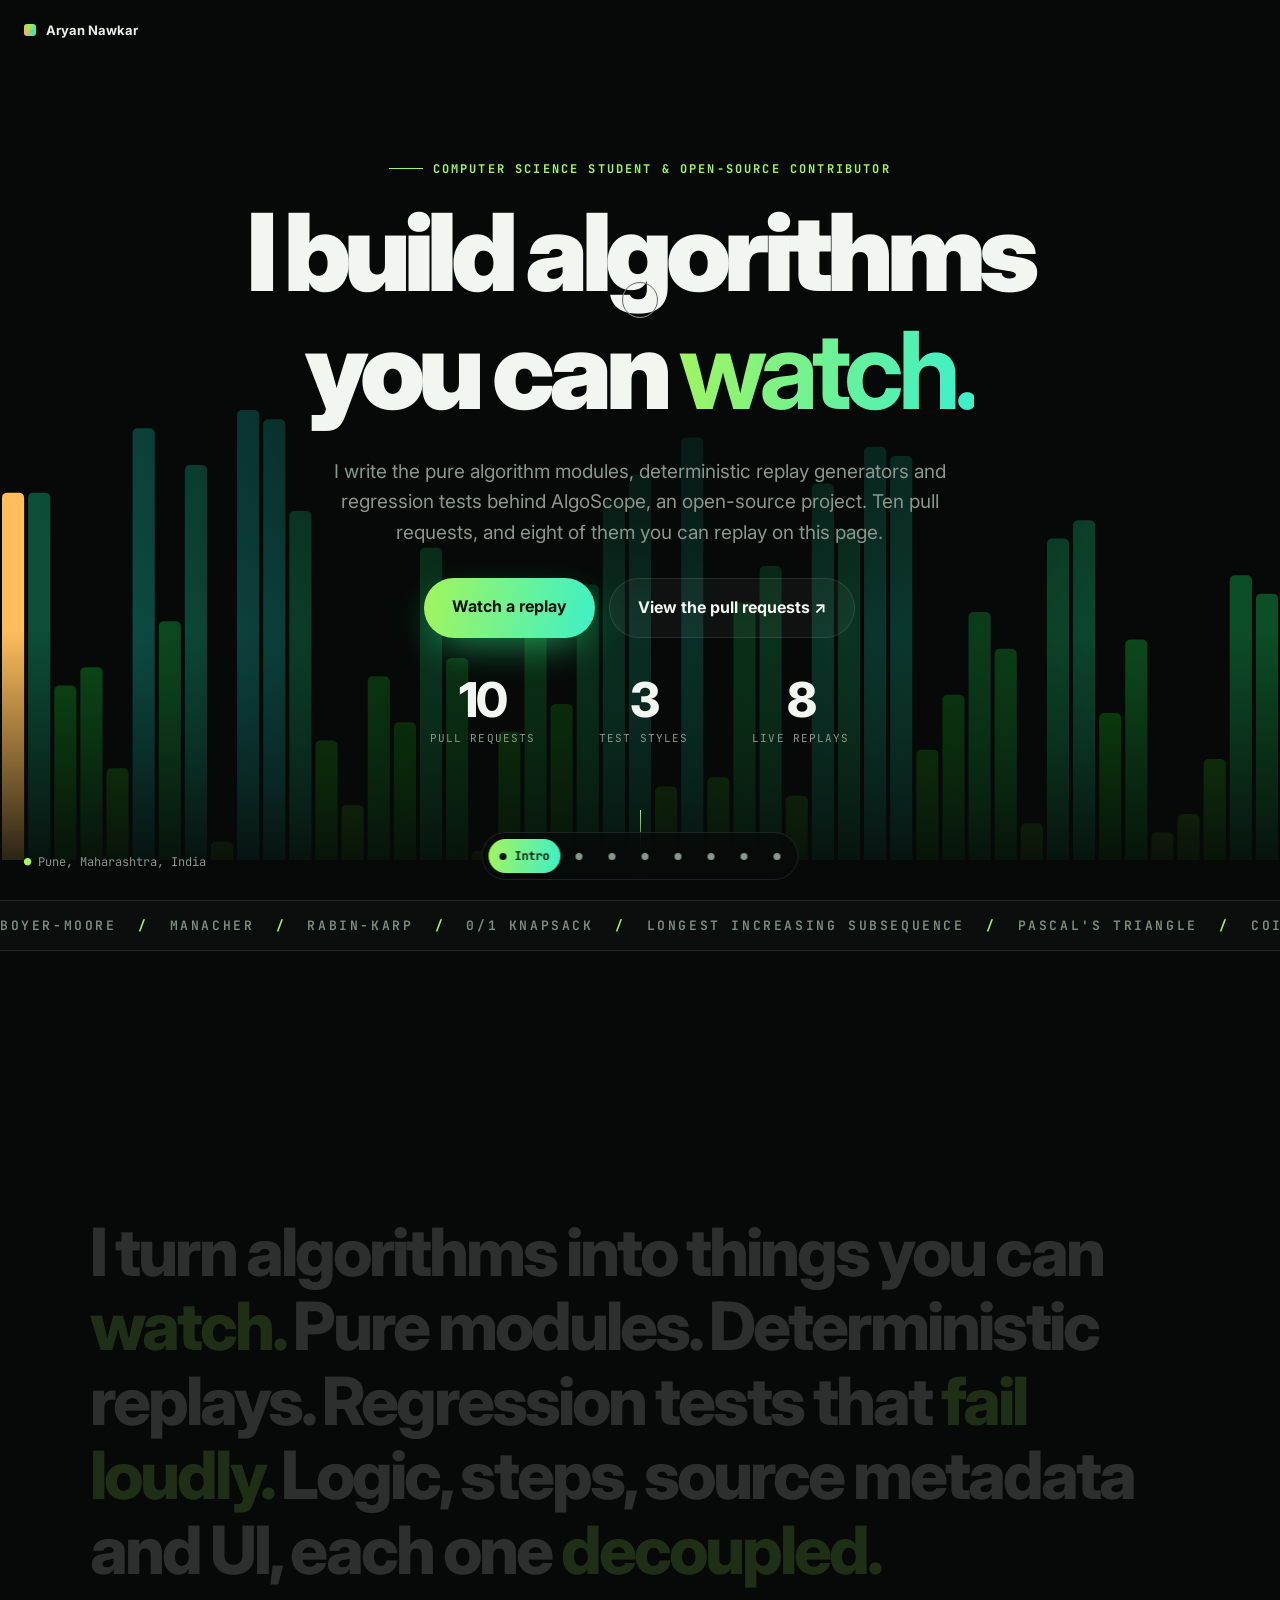
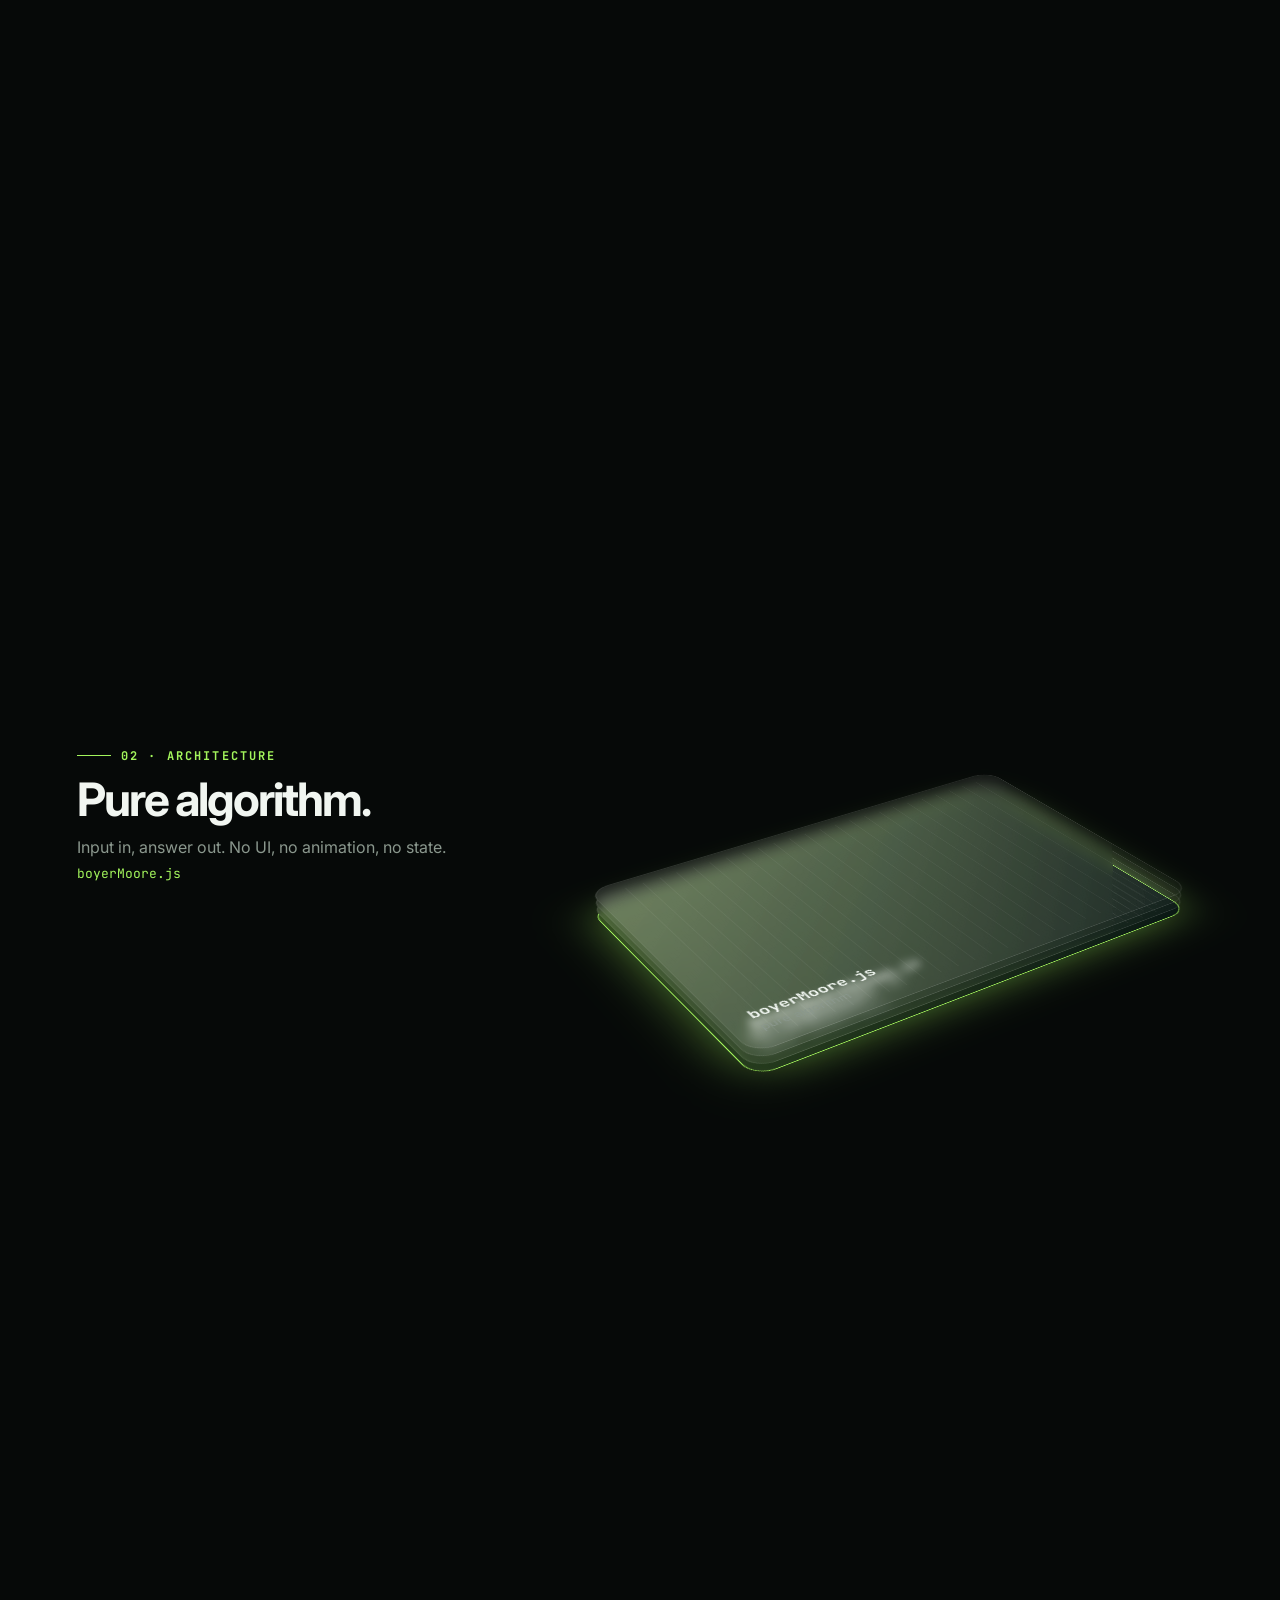
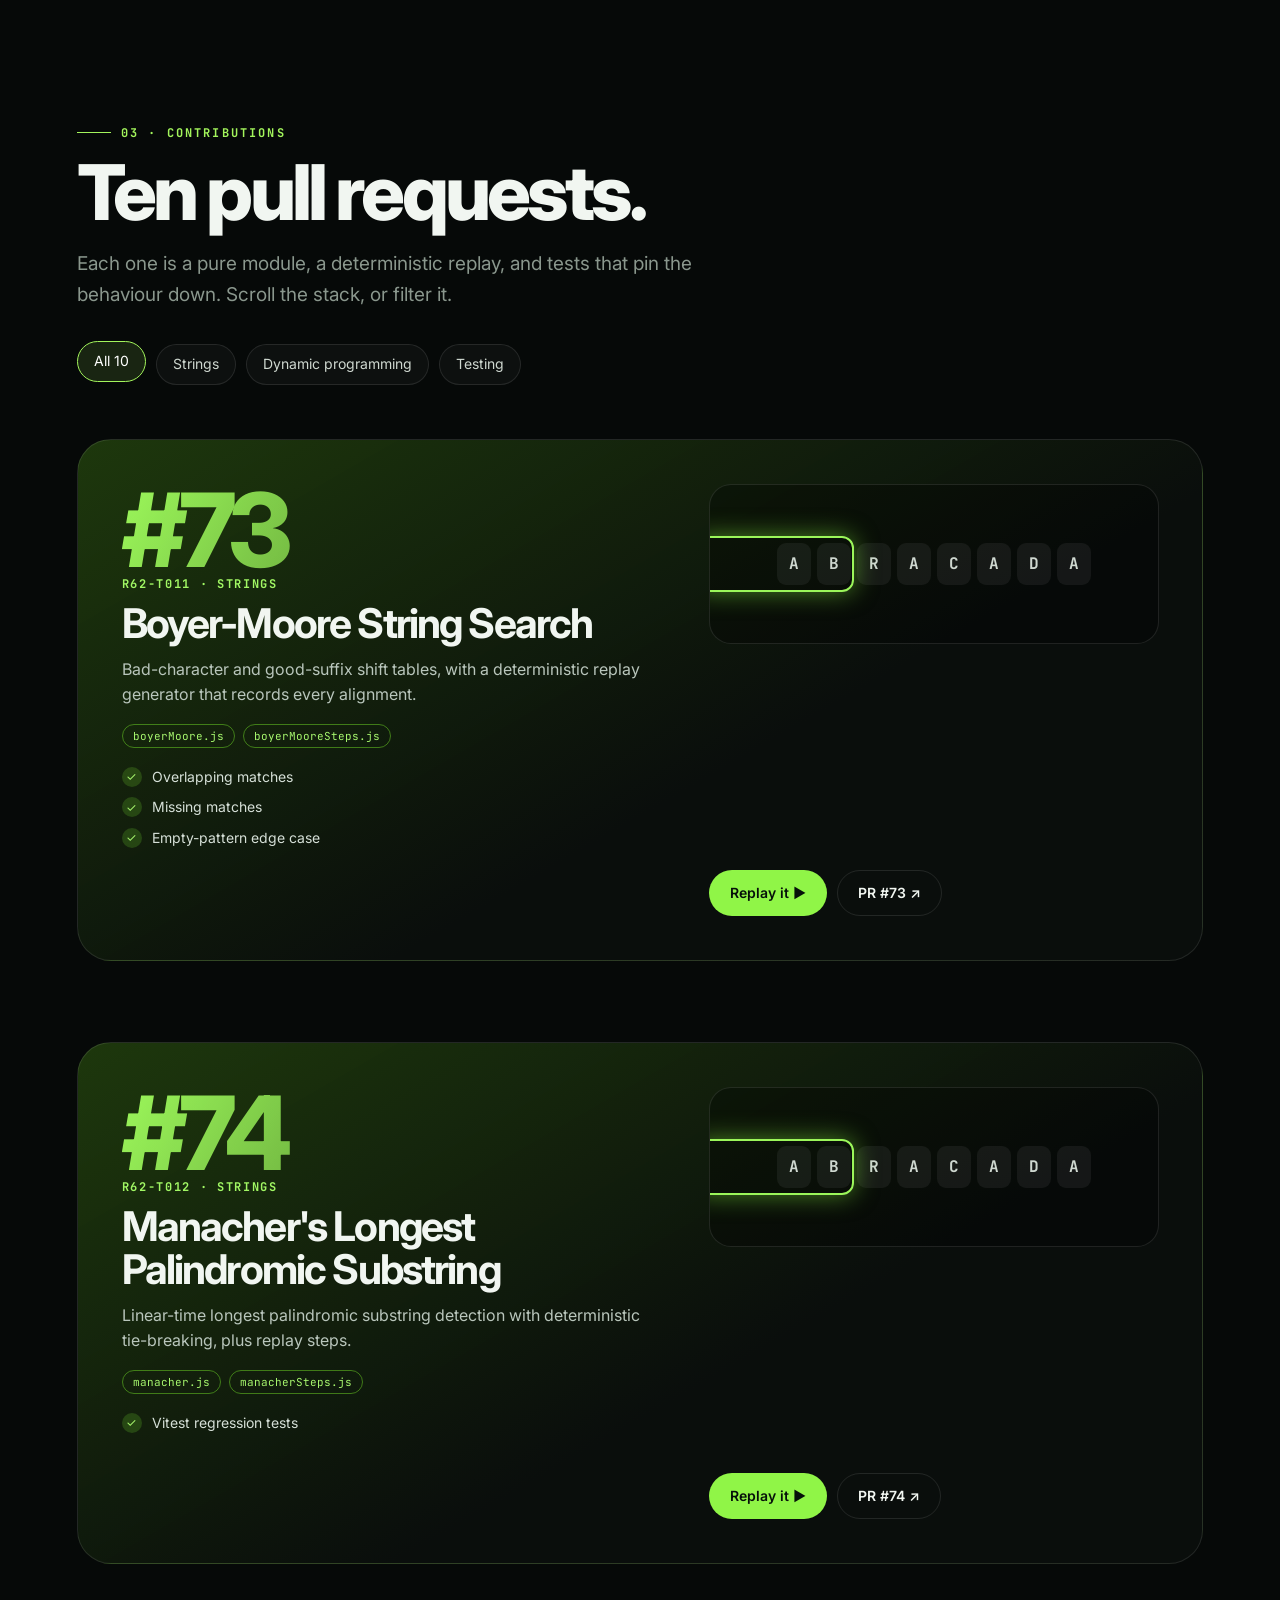
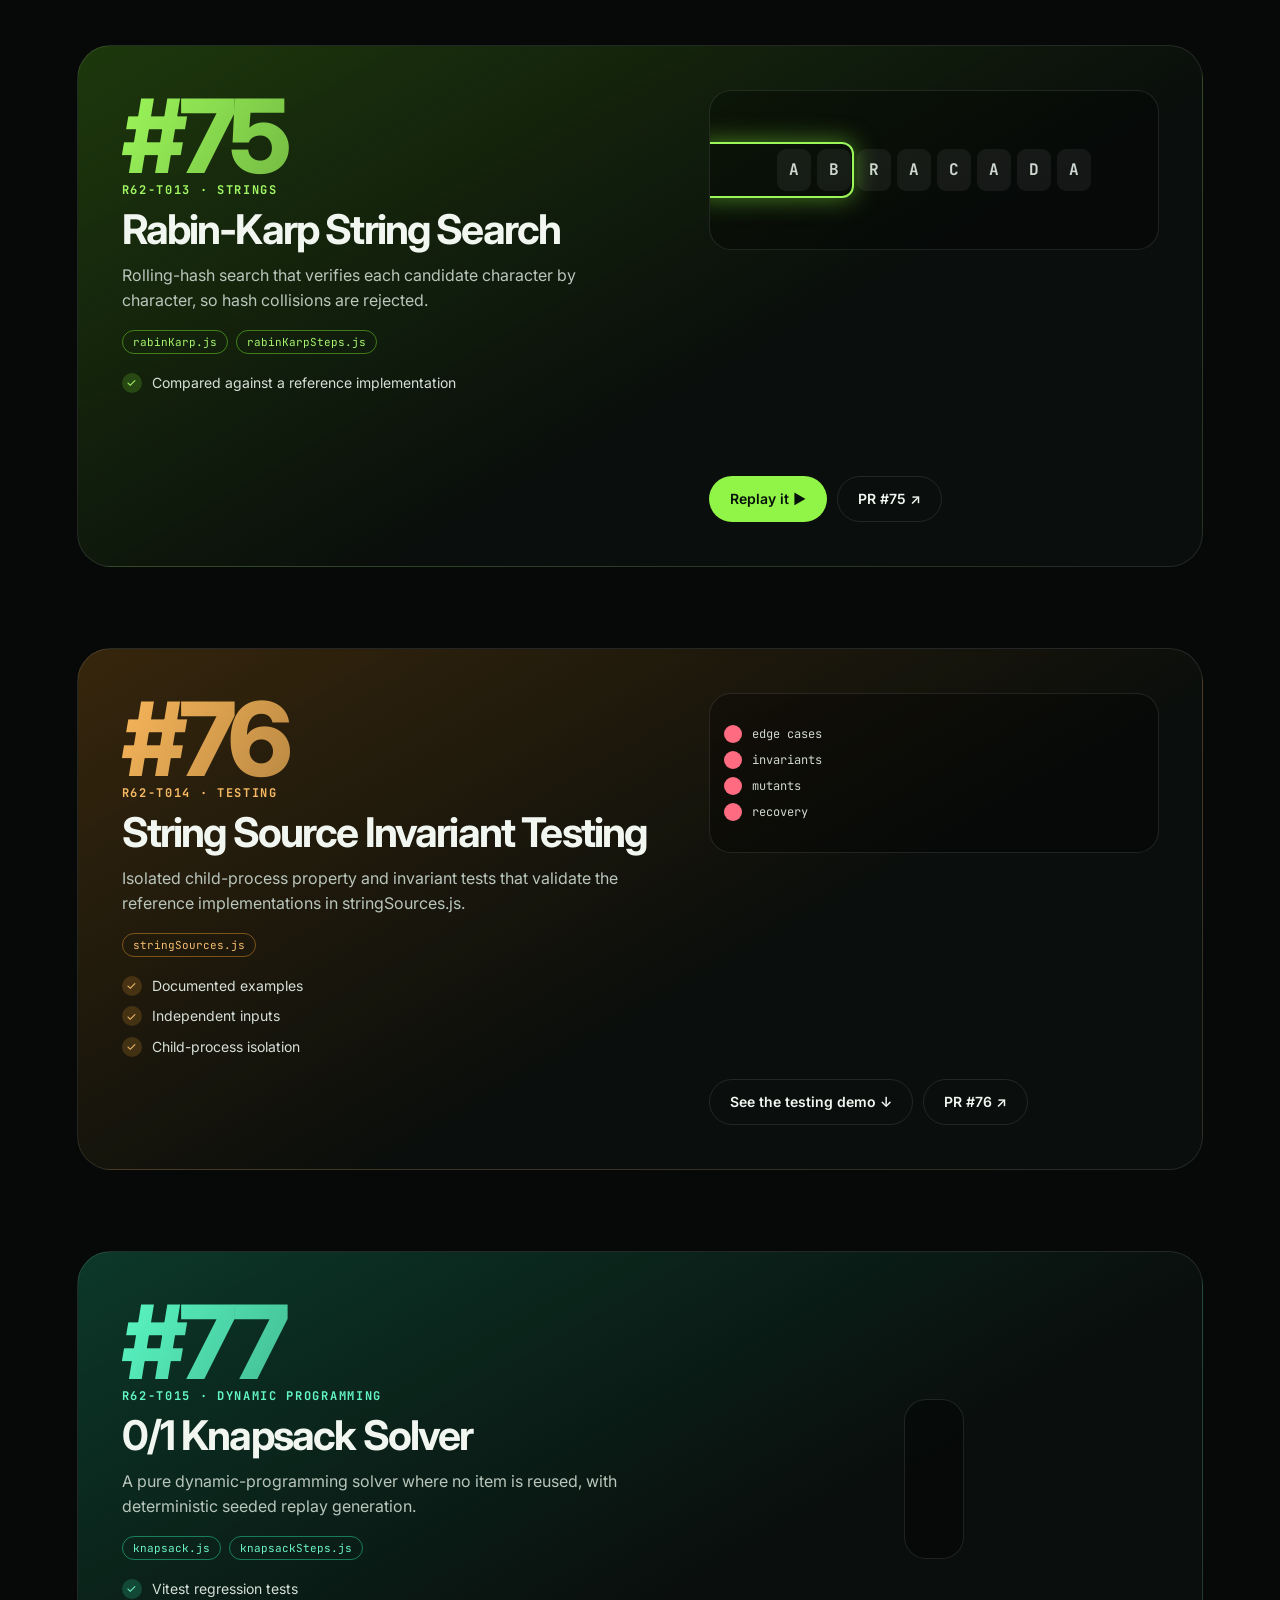
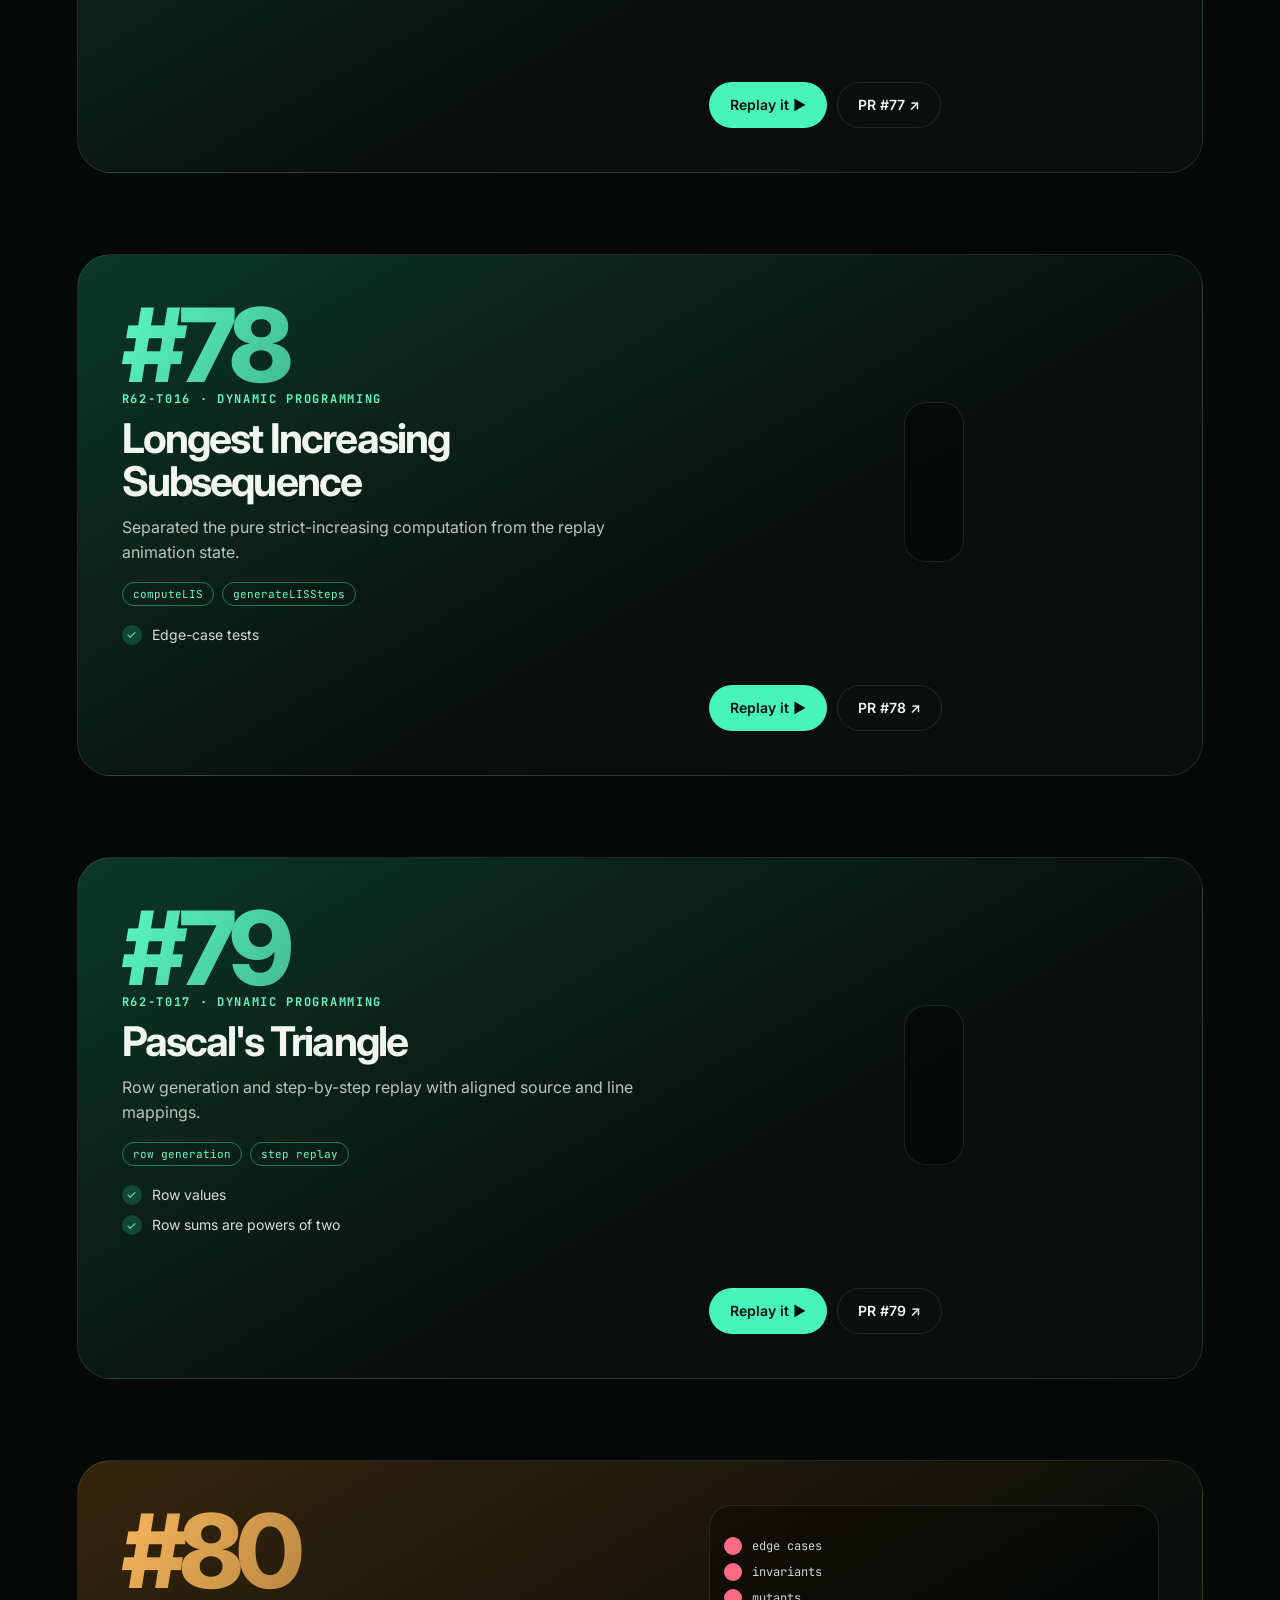
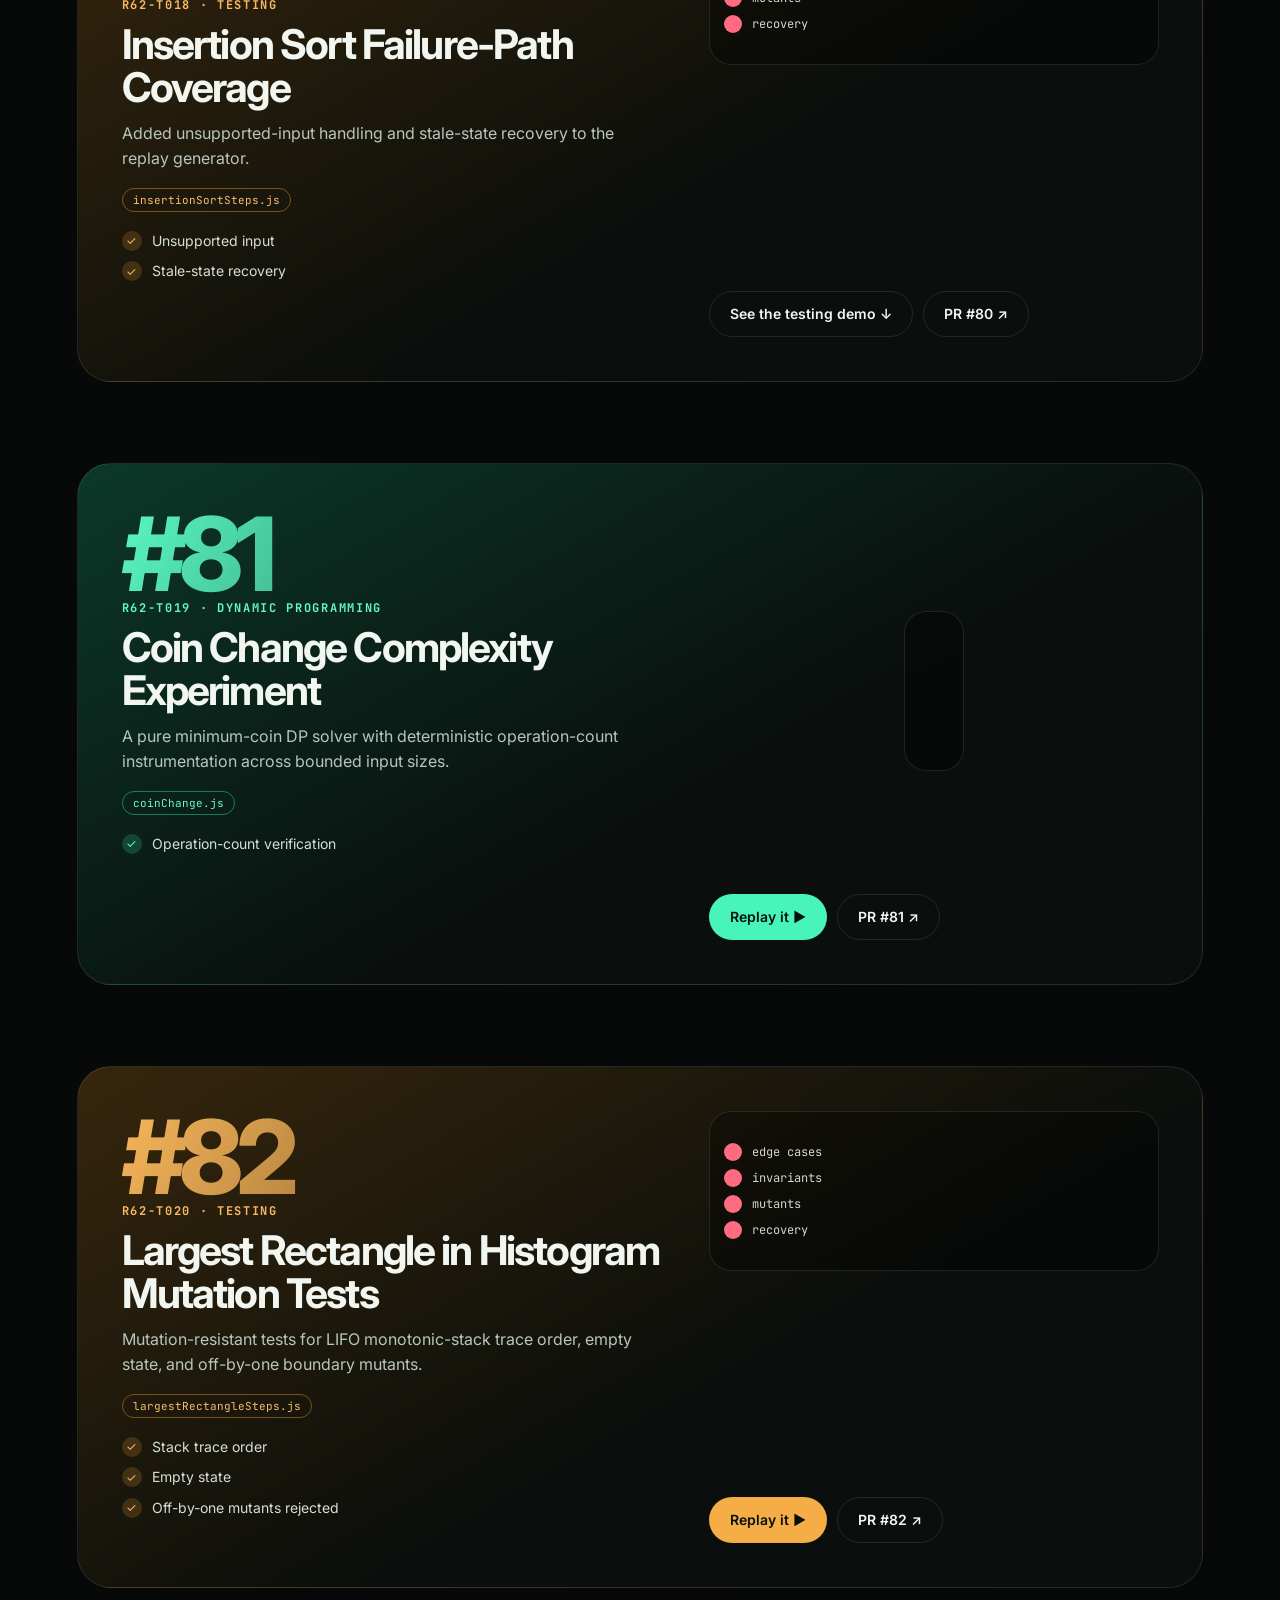
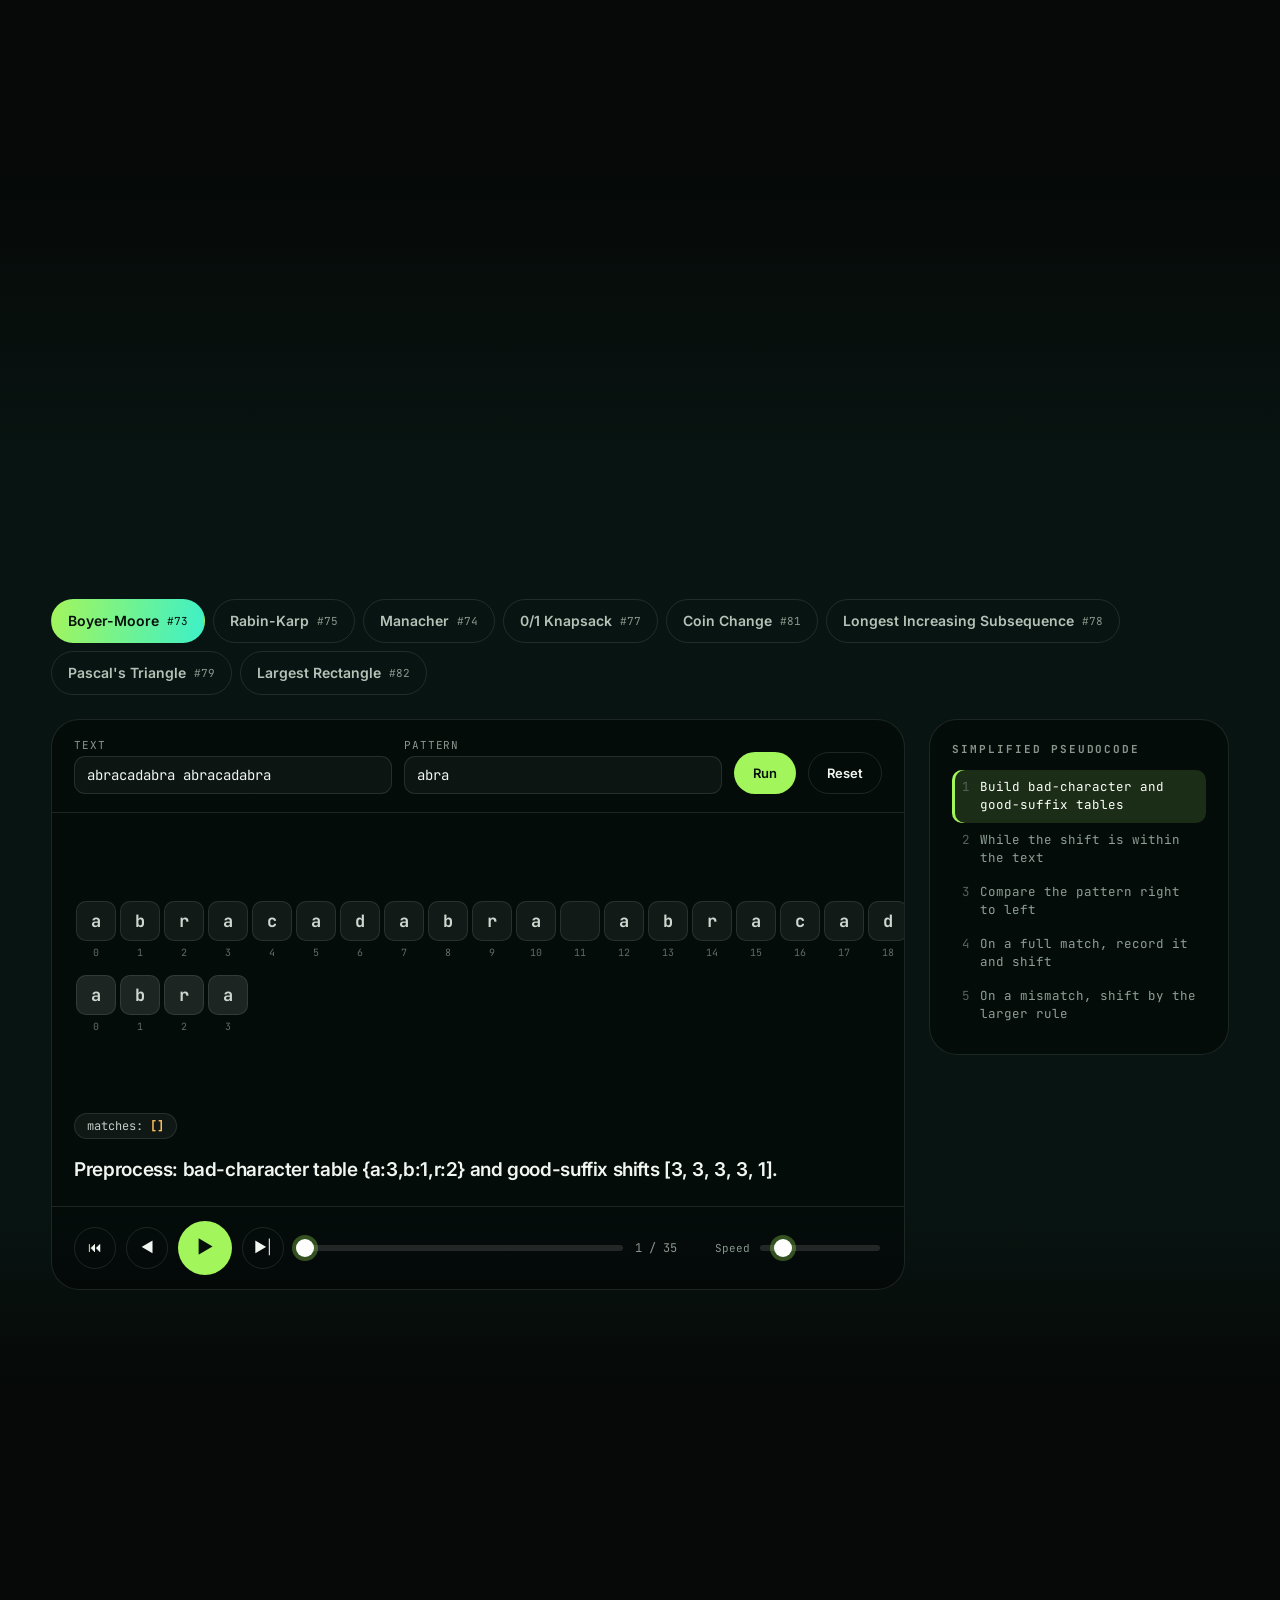
<file: Assingment Portfolio Sem-1/index.html>
<!doctype html>
<html lang="en">
<head>
<meta charset="utf-8"><meta name="viewport" content="width=device-width,initial-scale=1"><meta name="theme-color" content="#060908">
<title>Aryan Nawkar — Algorithms you can watch</title>
<meta name="description" content="Aryan Nawkar, computer science student and open-source contributor. Ten pull requests to AlgoScope: algorithms, deterministic replays and regression tests.">
<link href="https://fonts.googleapis.com/css2?family=Inter:wght@400;500;600;700;800;900&family=JetBrains+Mono:wght@400;500;700&display=swap" rel="stylesheet">
<style>
:root{--bg:#060908;--tx:#f1f6f1;--mu:#8a978d;--bd:rgba(255,255,255,.1);--g:#a3f55c;--c:#3df0c8;--a:#ffbe5c;--r:#ff6b81;--h:140;--mono:'JetBrains Mono',ui-monospace,SFMono-Regular,Menlo,Consolas,monospace;color-scheme:dark}
*{box-sizing:border-box}html{background:var(--bg)}
body{margin:0;background:var(--bg);color:var(--tx);font:16px/1.6 Inter,ui-sans-serif,system-ui,sans-serif;overflow-x:hidden}
a{color:inherit;text-decoration:none}button,input,textarea{font:inherit;color:inherit}button{cursor:pointer;border:0;background:none}
::selection{background:var(--g);color:#06100a}
html:not(.go){overflow:hidden}html:not(.go) #s0 *{animation-play-state:paused!important}
.amb i{position:fixed;width:60vw;height:60vw;border-radius:50%;filter:blur(120px);opacity:.17;z-index:-2;pointer-events:none;background:hsl(var(--h) 85% 52%);animation:fl 22s ease-in-out infinite}
.amb i:nth-child(1){left:-20vw;top:-20vw}.amb i:nth-child(2){right:-25vw;bottom:-25vw;background:hsl(calc(var(--h) + 50) 85% 52%);animation-duration:28s;animation-direction:reverse}
@keyframes fl{50%{translate:6vw 5vw;scale:1.15}}
.glow{position:fixed;left:0;top:0;width:480px;height:480px;margin:-240px 0 0 -240px;border-radius:50%;pointer-events:none;z-index:-1;background:radial-gradient(circle,hsl(var(--h) 85% 58% / .12),transparent 65%)}
.prog{position:fixed;top:0;left:0;right:0;height:3px;z-index:60;transform-origin:0 50%;transform:scaleX(0);background:linear-gradient(90deg,var(--g),var(--c),var(--a))}
.brand{position:fixed;left:24px;top:20px;z-index:50;display:flex;align-items:center;gap:10px;font-weight:700;font-size:13px;mix-blend-mode:difference}
.brand i{width:12px;height:12px;border-radius:3px;background:conic-gradient(var(--g),var(--c),var(--a),var(--g));animation:sp 6s linear infinite}@keyframes sp{to{rotate:360deg}}
#pre{position:fixed;inset:0;z-index:300;background:#060908;display:grid;place-items:center;transition:transform 1s cubic-bezier(.76,0,.24,1)}#pre.out{transform:translateY(-100%)}
#pre>div{text-align:center;font-family:var(--mono)}#pre b{display:block;font:900 clamp(90px,20vw,260px)/1 Inter;letter-spacing:-.07em;background:linear-gradient(100deg,var(--g),var(--c));-webkit-background-clip:text;background-clip:text;color:transparent}
#pre span{display:block;font-size:12px;letter-spacing:.2em;color:var(--mu);text-transform:uppercase;height:18px}#pre em{display:block;margin-top:10px;font-style:normal;font-size:13px;color:var(--g)}
#pre i{display:block;height:2px;width:min(320px,70vw);margin:22px auto 0;background:rgba(255,255,255,.1);overflow:hidden}#pre i:after{content:"";display:block;height:100%;width:var(--w,0%);background:linear-gradient(90deg,var(--g),var(--a))}
.cur{position:fixed;left:0;top:0;width:36px;height:36px;margin:-18px 0 0 -18px;border:1.5px solid rgba(255,255,255,.6);border-radius:50%;z-index:250;pointer-events:none;mix-blend-mode:difference;transition:width .3s,height .3s,margin .3s,background .3s}
.cur.big{width:70px;height:70px;margin:-35px 0 0 -35px;background:rgba(255,255,255,.18)}@media(hover:none){.cur{display:none}}
.rv{opacity:0;transform:translateY(46px);transition:opacity 1s cubic-bezier(.16,1,.3,1),transform 1s cubic-bezier(.16,1,.3,1);transition-delay:var(--d,0s)}.rv.in{opacity:1;transform:none}
.eb{display:inline-flex;align-items:center;gap:10px;font:700 12px var(--mono);letter-spacing:.18em;text-transform:uppercase;color:var(--g)}.eb:before{content:"";width:34px;height:1px;background:currentColor}
h2{font-size:clamp(34px,6vw,86px);line-height:1;letter-spacing:-.05em;margin:14px 0 18px;font-weight:800}
.lead{color:var(--mu);font-size:clamp(15px,1.5vw,19px);max-width:640px;margin:0}
.btn{position:relative;overflow:hidden;display:inline-block;padding:16px 28px;border-radius:99px;font-weight:700;color:#06100a;background:linear-gradient(100deg,var(--g),var(--c));box-shadow:0 14px 40px -12px hsl(var(--h) 85% 55% / .7);transition:transform .25s,box-shadow .25s,translate .25s}
.btn:hover{transform:translateY(-3px) scale(1.02)}.btn:before{content:"";position:absolute;top:0;left:-80%;width:50%;height:100%;background:linear-gradient(100deg,transparent,rgba(255,255,255,.6),transparent);transform:skewX(-20deg);animation:swp 3.2s ease-in-out infinite}@keyframes swp{0%,55%{left:-80%}100%{left:140%}}
.btn.ghost{background:rgba(255,255,255,.04);color:var(--tx);border:1px solid var(--bd);box-shadow:none}.btn.ghost:before{display:none}.btn.ghost:hover{border-color:var(--g)}
.chip{padding:8px 16px;border:1px solid var(--bd);border-radius:99px;color:#cfd8d0;font-size:14px;background:rgba(255,255,255,.03);transition:.25s}.chip:hover,.chip.on{border-color:var(--g);color:#fff;transform:translateY(-3px)}.chip.on{background:rgba(163,245,92,.12)}
/* hero */
#s0{position:relative;height:100vh;min-height:680px;display:grid;place-items:center;text-align:center;padding:0 6vw}
#hc{position:absolute;inset:0;width:100%;height:100%}#s0:after{content:"";position:absolute;inset:0;pointer-events:none;background:radial-gradient(ellipse at 50% 38%,rgba(6,9,8,.72) 20%,transparent 70%),linear-gradient(transparent 70%,var(--bg))}
.hin{position:relative;z-index:2;will-change:transform,opacity}
#s0 h1{font-size:clamp(40px,8.4vw,132px);line-height:.96;letter-spacing:-.06em;margin:20px 0 24px;font-weight:900}
.ln{display:block;overflow:hidden;padding:.04em .1em .1em}.ln>span{display:inline-block;animation:rise 1.3s cubic-bezier(.16,1,.3,1) backwards}.ln:nth-child(2)>span{animation-delay:.14s}@keyframes rise{from{transform:translateY(112%) rotate(3deg)}}
@media(min-width:700px){#s0 .ln{white-space:nowrap}}
.gr{background:linear-gradient(100deg,var(--g),var(--c),var(--a),var(--g));background-size:300% 100%;-webkit-background-clip:text;background-clip:text;color:transparent;animation:shn 7s linear infinite}@keyframes shn{to{background-position:-300% 0}}
#s0 .lead{margin:0 auto;animation:up 1.2s .5s cubic-bezier(.16,1,.3,1) backwards}@keyframes up{from{opacity:0;transform:translateY(30px)}}
.cta{display:flex;gap:14px;justify-content:center;flex-wrap:wrap;margin-top:30px;animation:up 1.2s .65s cubic-bezier(.16,1,.3,1) backwards}
.stats{display:flex;gap:clamp(24px,5vw,70px);justify-content:center;margin-top:38px;animation:up 1.2s .8s cubic-bezier(.16,1,.3,1) backwards}.stats b{display:block;font:800 clamp(30px,4vw,48px)/1 Inter;letter-spacing:-.05em}.stats span{font:11px var(--mono);color:var(--mu);letter-spacing:.1em;text-transform:uppercase}
.loc{position:absolute;left:24px;bottom:30px;z-index:2;font:12px var(--mono);color:var(--mu)}.loc:before{content:"● ";color:var(--g)}
.cue{position:absolute;bottom:30px;left:50%;width:1px;height:60px;background:linear-gradient(var(--g),transparent);animation:cue 2s ease-in-out infinite;z-index:2}@keyframes cue{0%{transform:scaleY(0);transform-origin:top}50%{transform:scaleY(1);transform-origin:top}51%{transform-origin:bottom}100%{transform:scaleY(0);transform-origin:bottom}}
.mq{overflow:hidden;border-block:1px solid var(--bd);padding:16px 0;background:rgba(255,255,255,.02)}.mq div{display:flex;width:max-content;animation:mq 40s linear infinite}.mq span{white-space:pre;font:600 13px var(--mono);letter-spacing:.2em;color:#7d8f82;text-transform:uppercase}.mq b{color:var(--g)}@keyframes mq{to{transform:translateX(-50%)}}
/* pinned helpers */
.pin{position:sticky;top:0;height:100vh;overflow:hidden;display:flex;align-items:center}
/* manifesto */
#sm{height:300vh;position:relative}.mf{font-size:clamp(28px,5.2vw,78px);line-height:1.12;letter-spacing:-.045em;font-weight:800;padding:0 7vw;max-width:1500px;margin:0 auto}.mf span{opacity:.16;transition:color .4s}.mf span.k{color:var(--g)}
/* layers */
#sa{height:480vh;position:relative}.lg{width:100%;display:grid;grid-template-columns:minmax(0,.85fr) minmax(0,1.15fr);gap:3vw;align-items:center;padding:0 6vw}
.caps{position:relative;height:300px}.cap{position:absolute;inset:0;opacity:0;transform:translateY(30px);transition:.7s cubic-bezier(.16,1,.3,1)}.cap.on{opacity:1;transform:none}.cap h3{font-size:clamp(28px,3.6vw,52px);line-height:1.02;letter-spacing:-.045em;margin:12px 0}.cap p{color:var(--mu);margin:0;max-width:440px}.cap code{font:13px var(--mono);color:var(--g)}
.scn{perspective:1500px;height:64vh;display:grid;place-items:center}.iso{position:relative;width:min(44vw,500px);aspect-ratio:1.5;transform-style:preserve-3d;transform:rotateX(60deg) rotateZ(-34deg)}
.ly{position:absolute;inset:0;border-radius:22px;border:1px solid var(--bd);background:linear-gradient(135deg,rgba(255,255,255,.1),rgba(255,255,255,.02));backdrop-filter:blur(4px);padding:20px 24px;display:flex;flex-direction:column;justify-content:flex-end;transition:border-color .5s,box-shadow .5s,background .5s}
.ly b{font:700 17px var(--mono)}.ly span{font-size:13px;color:var(--mu)}.ly:before{content:"";position:absolute;inset:14px;border-radius:14px;background:repeating-linear-gradient(90deg,transparent 0 18px,rgba(255,255,255,.05) 18px 19px)}
.ly.hot{border-color:var(--g);background:linear-gradient(135deg,rgba(163,245,92,.3),rgba(61,240,200,.06));box-shadow:0 0 60px -6px rgba(163,245,92,.55)}
/* PR stack */
#sp{position:relative;padding:16vh 6vw 10vh}.fl{display:flex;gap:10px;flex-wrap:wrap;margin:34px 0 6vh}
.pc{position:sticky;top:calc(12vh + var(--k,0)*18px);display:grid;grid-template-columns:minmax(0,1.1fr) minmax(0,.9fr);gap:3vw;min-height:58vh;margin-bottom:9vh;padding:clamp(24px,3.4vw,52px);border-radius:34px;border:1px solid var(--bd);background:linear-gradient(150deg,hsl(var(--ch) 70% 22% / .55),#0a0e0c 60%);transform-origin:50% 0;will-change:transform}
.pc.hide{display:none}
.pn{font:800 clamp(60px,8vw,120px)/.9 Inter;letter-spacing:-.07em;background:linear-gradient(120deg,hsl(var(--ch) 90% 66%),transparent 130%);-webkit-background-clip:text;background-clip:text;color:transparent}.pid{font:700 12px var(--mono);letter-spacing:.14em;color:hsl(var(--ch) 90% 68%)}
.pc h3{font-size:clamp(24px,3.2vw,44px);letter-spacing:-.045em;line-height:1.05;margin:10px 0 12px}.pc p{color:#b9c6bc;margin:0 0 16px;max-width:520px}
.tg{display:flex;gap:8px;flex-wrap:wrap;margin:8px 0}.tg span{font:11px var(--mono);padding:4px 10px;border-radius:99px;border:1px solid var(--bd);color:#c3cec6}.tg .fil{color:hsl(var(--ch) 90% 70%);border-color:hsl(var(--ch) 70% 50% / .5)}
.pt{list-style:none;padding:0;margin:14px 0 0}.pt li{display:flex;gap:10px;align-items:center;font-size:14px;color:#d6e0d8;padding:4px 0}.pt li:before{content:"✓";display:grid;place-items:center;width:20px;height:20px;border-radius:50%;background:hsl(var(--ch) 80% 55% / .2);color:hsl(var(--ch) 90% 70%);font-size:12px;flex:none}
.pa{display:flex;flex-direction:column;justify-content:space-between;gap:20px}.pl{display:flex;gap:10px;flex-wrap:wrap}.pl a,.pl button{padding:11px 20px;border-radius:99px;border:1px solid var(--bd);font-weight:600;font-size:14px;transition:.3s}.pl a:hover,.pl button:hover{border-color:hsl(var(--ch) 90% 66%);color:hsl(var(--ch) 90% 72%)}.pl .pr1{background:hsl(var(--ch) 90% 62%);color:#06100a;border-color:transparent}.pl .pr1:hover{color:#06100a;filter:brightness(1.1)}
.art{height:160px;border-radius:22px;border:1px solid var(--bd);background:rgba(0,0,0,.3);position:relative;overflow:hidden;display:flex;align-items:center;justify-content:center;gap:6px;padding:14px}
.art.s b{width:34px;height:42px;border-radius:9px;display:grid;place-items:center;font:700 16px var(--mono);background:rgba(255,255,255,.06);color:#cfd8d0}.art.s i{position:absolute;left:calc(50% - 6*40px);top:50%;width:160px;height:56px;margin-top:-28px;border-radius:12px;border:2px solid hsl(var(--ch) 90% 66%);box-shadow:0 0 24px hsl(var(--ch) 90% 60% / .5);animation:win 4.4s steps(8,jump-none) infinite alternate}@keyframes win{to{translate:calc(40px*7) 0}}
.art.d{display:grid;grid-template-columns:repeat(6,1fr);gap:6px;max-width:300px;margin:auto;height:160px;align-content:center}.art.d b{aspect-ratio:1.4;border-radius:7px;background:rgba(255,255,255,.06);animation:fc 3.6s ease-in-out infinite;animation-delay:var(--d)}@keyframes fc{0%,40%{background:rgba(255,255,255,.06)}55%,100%{background:hsl(var(--ch) 85% 58%)}}
.art.t{flex-direction:column;align-items:stretch;gap:8px}.art.t u{display:flex;align-items:center;gap:10px;text-decoration:none;font:12px var(--mono);color:#cfd8d0}.art.t s{width:18px;height:18px;border-radius:50%;text-decoration:none;animation:tk 3.6s infinite;animation-delay:var(--d);background:var(--r)}@keyframes tk{0%,30%{background:var(--r);box-shadow:0 0 0 0 transparent}45%,100%{background:hsl(var(--ch) 85% 58%);box-shadow:0 0 14px hsl(var(--ch) 85% 58% / .7)}}
/* theater */
#st{position:relative;padding:16vh 4vw 12vh;background:linear-gradient(transparent,rgba(61,240,200,.05) 25%,rgba(61,240,200,.05) 85%,transparent)}.th{padding:0 2vw}
.theater{display:grid;grid-template-columns:minmax(0,1fr) 300px;gap:24px;margin-top:40px}
.dt{grid-column:1/-1;display:flex;gap:8px;flex-wrap:wrap}.dt button{display:flex;gap:8px;align-items:center;padding:10px 16px;border-radius:99px;border:1px solid var(--bd);font-weight:600;font-size:14px;color:#b5c2b8;transition:.3s}.dt button em{font:11px var(--mono);font-style:normal;color:var(--mu)}.dt button.on{background:linear-gradient(100deg,var(--g),var(--c));color:#06100a;border-color:transparent}.dt button.on em{color:#06100a}
.sw{border:1px solid var(--bd);border-radius:28px;background:rgba(0,0,0,.35);overflow:hidden}
.pf{display:flex;gap:12px;flex-wrap:wrap;align-items:end;padding:18px 22px;border-bottom:1px solid var(--bd)}.pf label{display:flex;flex-direction:column;gap:4px;font:11px var(--mono);color:var(--mu);letter-spacing:.08em;text-transform:uppercase;flex:1;min-width:130px}.pf input{padding:9px 12px;border-radius:11px;border:1px solid var(--bd);background:rgba(255,255,255,.04);outline:0;font:14px var(--mono);text-transform:none;letter-spacing:0;color:var(--tx);transition:border-color .3s}.pf input:focus{border-color:var(--g)}
.pf button{padding:10px 18px;border-radius:99px;border:1px solid var(--bd);font-weight:600;font-size:13px;transition:.3s}.pf button:hover{border-color:var(--g);color:var(--g)}.pf .run{background:var(--g);color:#06100a;border-color:transparent}.pf .run:hover{color:#06100a;filter:brightness(1.1)}
.stage{min-height:300px;padding:30px 22px 40px;overflow-x:auto;display:flex;flex-direction:column;justify-content:center}
.inf{display:flex;gap:8px;flex-wrap:wrap;padding:0 22px}.inf span{font:12px var(--mono);padding:4px 12px;border-radius:99px;background:rgba(255,255,255,.05);border:1px solid var(--bd);color:#c3cec6}.inf b{color:var(--a);font-weight:700}
.msg{padding:16px 22px 20px;font-size:clamp(15px,1.5vw,19px);font-weight:600;letter-spacing:-.02em;min-height:64px;animation:up .4s}.msg.err{color:var(--r)}
.ctl{display:flex;gap:10px;align-items:center;flex-wrap:wrap;padding:14px 22px;border-top:1px solid var(--bd)}.ctl button{width:42px;height:42px;border-radius:50%;border:1px solid var(--bd);font-size:14px;transition:.25s}.ctl button:hover{border-color:var(--g);color:var(--g);transform:translateY(-2px)}.ctl .big{width:54px;height:54px;background:var(--g);color:#06100a;border-color:transparent;font-size:18px}.ctl .big:hover{color:#06100a}
.ctl input[type=range]{flex:1;min-width:120px;-webkit-appearance:none;appearance:none;height:6px;border-radius:9px;background:rgba(255,255,255,.12);outline:0}.ctl input[type=range]::-webkit-slider-thumb{-webkit-appearance:none;width:18px;height:18px;border-radius:50%;background:#fff;box-shadow:0 0 0 4px rgba(163,245,92,.3)}.ctl input[type=range]::-moz-range-thumb{width:18px;height:18px;border:0;border-radius:50%;background:#fff}
.ctl label{font:11px var(--mono);color:var(--mu);display:flex;align-items:center;gap:8px}.ctl label input{flex:none;width:90px;min-width:90px}#stc{font:12px var(--mono);color:var(--mu);min-width:70px}
.code{border:1px solid var(--bd);border-radius:28px;padding:22px;background:rgba(0,0,0,.35);align-self:start}.code h4{font:700 11px var(--mono);letter-spacing:.18em;color:var(--mu);text-transform:uppercase;margin:0 0 14px}.code ol{margin:0;padding:0;list-style:none;counter-reset:l}.code li{counter-increment:l;display:flex;gap:10px;padding:8px 10px;border-radius:10px;font:12.5px/1.45 var(--mono);color:#8fa095;transition:.35s}.code li:before{content:counter(l);color:#566259}.code li.on{background:rgba(163,245,92,.14);color:#fff;box-shadow:inset 3px 0 var(--g)}
.rc{display:flex}.ch{position:relative;flex:none;width:var(--w,40px);height:var(--w,40px);margin:0 2px;border-radius:10px;display:grid;place-items:center;font:700 17px var(--mono);background:rgba(255,255,255,.06);border:1px solid var(--bd);color:#cfd8d0;transition:background .25s,border-color .25s}.ch i{position:absolute;bottom:-19px;font:10px var(--mono);font-style:normal;color:#5f6c63}
.ch.ok{background:rgba(163,245,92,.22);border-color:var(--g);color:#fff;animation:pp .35s}.ch.bad{background:rgba(255,107,129,.22);border-color:var(--r);animation:pp .35s}.ch.m{background:rgba(61,240,200,.16);border-color:var(--c)}.ch.ctr{background:rgba(255,190,92,.28);border-color:var(--a);color:#fff}.ch.pal{background:rgba(61,240,200,.16);border-color:var(--c)}.ch.best{background:rgba(163,245,92,.25);border-color:var(--g)}.ch.sep{opacity:.45;width:26px}.ch.cmp{border-color:var(--a)}
@keyframes pp{50%{transform:scale(1.18)}}.rc.pr{margin-top:34px}.rc.pr .ch{background:rgba(255,255,255,.1)}
.gd{display:grid;grid-template-columns:auto repeat(var(--c),minmax(38px,1fr));gap:4px;min-width:max-content}.gh{display:grid;place-items:center;font:11px var(--mono);color:var(--mu);padding:4px 8px;white-space:nowrap}.gh.rl{justify-content:end}
.gc{display:grid;place-items:center;height:40px;border-radius:9px;background:rgba(255,255,255,.05);font:600 14px var(--mono);color:#cfd8d0;transition:background .3s}.gc.cur{background:rgba(255,190,92,.35);color:#fff;animation:pp .35s}.gc.dep{background:rgba(61,240,200,.25);color:#fff}.gc.sel{background:rgba(163,245,92,.4);color:#fff}.gc.nv{opacity:.35}
.bs{display:flex;align-items:flex-end;gap:8px;height:190px;position:relative;margin:0 auto;width:max-content}.bs .bar{position:relative;width:56px;border-radius:10px 10px 4px 4px;background:rgba(255,255,255,.12);display:grid;place-items:start center;padding-top:6px;font:700 13px var(--mono);transition:height .3s}.bs .bar.cur{background:rgba(255,190,92,.7);color:#1a1000;animation:pp .35s}.bs .bar.stk{background:rgba(61,240,200,.45)}.bs .bar.hl{background:rgba(163,245,92,.75);color:#102000}.bs .bar i{position:absolute;bottom:-20px;font:10px var(--mono);font-style:normal;color:#5f6c63}
.rect{position:absolute;bottom:0;border:2px dashed var(--g);background:rgba(163,245,92,.16);border-radius:6px;transition:.35s}
.tl2{display:flex;gap:8px;align-items:center;justify-content:center;margin-top:36px;font:12px var(--mono);color:var(--mu);flex-wrap:wrap}.tl2 b{padding:6px 12px;border-radius:9px;background:rgba(61,240,200,.18);border:1px solid var(--c);color:#fff}
.tri{display:flex;flex-direction:column;align-items:center;gap:6px}.tri .tr{display:flex;gap:6px}.tri .tc{width:46px;height:38px;border-radius:9px;display:grid;place-items:center;font:700 13px var(--mono);background:rgba(255,255,255,.07);transition:.3s}.tri .tc.cur{background:rgba(255,190,92,.45);color:#fff;animation:pp .35s}.tri .tc.par{background:rgba(61,240,200,.3)}
/* tests */
#sx{position:relative;padding:16vh 6vw 12vh}.tri3{display:grid;grid-template-columns:repeat(auto-fit,minmax(300px,1fr));gap:22px;margin-top:50px}
.tc3{padding:30px;border-radius:30px;border:1px solid var(--bd);background:linear-gradient(160deg,hsl(var(--tc) 70% 24% / .5),#0a0e0c 70%);position:relative;overflow:hidden}.tc3 h3{font-size:30px;letter-spacing:-.04em;margin:6px 0 8px}.tc3 .k{font:700 11px var(--mono);letter-spacing:.2em;color:hsl(var(--tc) 90% 70%)}.tc3 p{color:#b9c6bc;margin:0 0 18px;font-size:14px}
.tl3{list-style:none;padding:0;margin:0 0 16px;min-height:140px}.tl3 li{display:flex;align-items:center;gap:10px;padding:7px 0;font:12.5px var(--mono);color:#a8b6ab;border-bottom:1px solid rgba(255,255,255,.06)}.tl3 li s{text-decoration:none;width:20px;height:20px;border-radius:50%;display:grid;place-items:center;background:rgba(255,255,255,.08);font-size:11px;flex:none;transition:.4s}.tl3 li.ok s{background:var(--g);color:#06100a}.tl3 li.no s{background:var(--r);color:#fff}.tl3 li.no{color:#ffb8c2}.tl3 li em{margin-left:auto;font-style:normal;color:#6c796f}
.tc3 .bt{padding:11px 20px;border-radius:99px;border:1px solid var(--bd);font-weight:700;font-size:13px;transition:.3s}.tc3 .bt:hover{border-color:hsl(var(--tc) 90% 66%);color:hsl(var(--tc) 90% 72%)}
.mut{display:flex;align-items:center;gap:12px;font:12px var(--mono);margin-bottom:12px;color:#cdd7cf}.mut input{appearance:none;-webkit-appearance:none;width:42px;height:24px;border-radius:99px;background:rgba(255,255,255,.14);position:relative;cursor:pointer;transition:.3s}.mut input:before{content:"";position:absolute;left:3px;top:3px;width:18px;height:18px;border-radius:50%;background:#fff;transition:transform .4s cubic-bezier(.34,1.56,.64,1)}.mut input:checked{background:var(--r)}.mut input:checked:before{transform:translateX(18px)}
.cd{font:12px/1.6 var(--mono);background:rgba(0,0,0,.4);border-radius:12px;padding:12px;margin-bottom:12px;color:#9fb0a4;white-space:pre}.cd mark{background:rgba(255,107,129,.25);color:#ffd2d8;border-radius:4px;padding:0 3px}
/* flow */
#sw{position:relative;padding:14vh 6vw}.fw{position:relative;display:grid;grid-template-columns:repeat(auto-fit,minmax(190px,1fr));gap:26px;margin-top:70px}.fw:before{content:"";position:absolute;left:0;right:0;top:19px;height:2px;background:rgba(255,255,255,.1)}.fw:after{content:"";position:absolute;left:0;top:19px;height:2px;width:var(--lp,0%);background:linear-gradient(90deg,var(--g),var(--c));transition:width 2.2s cubic-bezier(.16,1,.3,1)}
.fn{position:relative;padding-top:56px}.fn:before{content:attr(data-n);position:absolute;left:0;top:0;width:40px;height:40px;border-radius:50%;display:grid;place-items:center;font:700 14px var(--mono);background:#0a0e0c;border:2px solid var(--bd);z-index:1;transition:.5s}.fn.in:before{border-color:var(--g);color:var(--g);box-shadow:0 0 24px -2px rgba(163,245,92,.6)}.fn h3{margin:0 0 6px;font-size:20px;letter-spacing:-.03em}.fn p{margin:0;color:var(--mu);font-size:14px}.fn code{font:12px var(--mono);color:var(--g)}
/* contact */
#sc{position:relative;padding:14vh 6vw 22vh}.kit{display:grid;grid-template-columns:repeat(auto-fit,minmax(260px,1fr));gap:20px;margin:40px 0 80px}.kit div{padding:24px;border:1px solid var(--bd);border-radius:24px;background:rgba(255,255,255,.025)}.kit h4{font:700 11px var(--mono);letter-spacing:.18em;color:var(--g);text-transform:uppercase;margin:0 0 14px}.kit span{display:inline-block;margin:4px 6px 4px 0;padding:6px 14px;border-radius:99px;border:1px solid var(--bd);font-size:13px;transition:.3s}.kit span:hover{border-color:var(--g);color:var(--g);transform:translateY(-3px)}
.lk{display:flex;align-items:center;justify-content:space-between;gap:20px;padding:26px 0;border-top:1px solid var(--bd);font-size:clamp(26px,5vw,68px);font-weight:800;letter-spacing:-.05em;transition:padding .5s cubic-bezier(.16,1,.3,1),color .3s}.lk small{display:block;font:500 12px var(--mono);letter-spacing:.1em;color:var(--mu);margin-bottom:4px;text-transform:uppercase}.lk i{font-style:normal;display:grid;place-items:center;width:clamp(44px,5vw,72px);height:clamp(44px,5vw,72px);border-radius:50%;border:1px solid var(--bd);font-size:clamp(18px,2.4vw,30px);transition:.5s cubic-bezier(.16,1,.3,1)}.lk:hover{padding-left:24px;color:var(--g)}.lk:hover i{background:var(--g);color:#06100a;transform:rotate(-45deg);border-color:var(--g)}.lk:last-of-type{border-bottom:1px solid var(--bd)}
footer{padding:0 6vw 150px;color:var(--mu);font:12px var(--mono);display:flex;justify-content:space-between;flex-wrap:wrap;gap:10px}
.dock{position:fixed;left:50%;bottom:20px;translate:-50% 0;z-index:70;display:flex;gap:4px;padding:6px;border-radius:99px;border:1px solid var(--bd);background:rgba(8,11,10,.72);backdrop-filter:blur(18px);max-width:96vw}.dock button{display:flex;align-items:center;padding:9px 11px;border-radius:99px;font:600 12px var(--mono);color:var(--mu);transition:.4s cubic-bezier(.16,1,.3,1)}.dock button i{width:7px;height:7px;border-radius:50%;background:currentColor}.dock button span{max-width:0;overflow:hidden;white-space:nowrap;transition:max-width .5s cubic-bezier(.16,1,.3,1),margin .5s}.dock button.on{color:#06100a;background:linear-gradient(100deg,var(--g),var(--c))}.dock button.on span{max-width:100px;margin-left:8px}
.toast{position:fixed;left:50%;bottom:90px;translate:-50% 30px;opacity:0;z-index:95;padding:12px 20px;border-radius:14px;background:#17201a;border:1px solid var(--bd);font-size:14px;transition:.4s cubic-bezier(.16,1,.3,1)}.toast.on{translate:-50% 0;opacity:1}
@media(max-width:980px){.theater{grid-template-columns:1fr}.lg{grid-template-columns:1fr;gap:10px}.caps{height:240px}.scn{height:44vh}.iso{width:70vw}.pc{grid-template-columns:1fr;position:relative;top:0;min-height:0}.dock button span{display:none}}
@media(prefers-reduced-motion:reduce){*,:before,:after{animation-duration:.01s!important;animation-iteration-count:1!important;transition-duration:.01s!important}.rv{opacity:1;transform:none}.mf span{opacity:1}}
</style>
</head>
<body>
<div id="pre"><div><b id="pn">0</b><span id="pt2">git fetch upstream</span><em>pull requests</em><i></i></div></div><div class="cur" id="cur"></div>
<div class="amb"><i></i><i></i></div><div class="glow" id="glow"></div><div class="prog" id="prog"></div>
<div class="brand"><i></i>Aryan Nawkar</div>

<header id="s0"><canvas id="hc"></canvas>
<div class="hin" id="hin"><div class="eb" style="animation:up 1s backwards">Computer Science Student &amp; Open-Source Contributor</div>
<h1><span class="ln"><span>I build algorithms</span></span><span class="ln"><span>you can <b class="gr">watch.</b></span></span></h1>
<p class="lead">I write the pure algorithm modules, deterministic replay generators and regression tests behind AlgoScope, an open-source project. Ten pull requests, and eight of them you can replay on this page.</p>
<div class="cta"><a class="btn" href="#st" data-go>Watch a replay</a><a class="btn ghost" href="https://github.com/S-AI-Projects/AlgoScope/pulls/AryanNawkar" target="_blank" rel="noopener">View the pull requests ↗</a></div>
<div class="stats"><div><b data-n="10">0</b><span>pull requests</span></div><div><b data-n="3">0</b><span>test styles</span></div><div><b data-n="8">0</b><span>live replays</span></div></div></div>
<div class="loc">Pune, Maharashtra, India</div><div class="cue"></div></header>
<div class="mq" aria-hidden="true"><div id="mqt"></div></div>

<section id="sm"><div class="pin"><p class="mf" id="mf"></p></div></section>

<section id="sa"><div class="pin"><div class="lg"><div><div class="eb">02 · Architecture</div>
<div class="caps" id="lcaps">
<div class="cap on"><h3>Pure algorithm.</h3><p>Input in, answer out. No UI, no animation, no state. <code>boyerMoore.js</code></p></div>
<div class="cap"><h3>Replay generator.</h3><p>Turns a run into a deterministic list of steps that can be replayed forward, backward or scrubbed. <code>boyerMooreSteps.js</code></p></div>
<div class="cap"><h3>Source metadata.</h3><p>Reference implementations and line mappings that keep the visible source aligned with every step. <code>stringSources.js</code></p></div>
<div class="cap"><h3>UI components.</h3><p>React components only render steps. They never know how the algorithm works.</p></div></div></div>
<div class="scn"><div class="iso" id="iso">
<div class="ly"><b>UI components</b><span>React · renders steps</span></div>
<div class="ly"><b>stringSources.js</b><span>source metadata</span></div>
<div class="ly"><b>boyerMooreSteps.js</b><span>replay generator</span></div>
<div class="ly"><b>boyerMoore.js</b><span>pure algorithm</span></div></div></div></div></div></section>

<section id="sp"><div class="eb rv">03 · Contributions</div><h2 class="rv" style="--d:.1s">Ten pull requests.</h2><p class="lead rv" style="--d:.2s">Each one is a pure module, a deterministic replay, and tests that pin the behaviour down. Scroll the stack, or filter it.</p>
<div class="fl rv" id="fl"><button class="chip on" data-f="all">All 10</button><button class="chip" data-f="str">Strings</button><button class="chip" data-f="dp">Dynamic programming</button><button class="chip" data-f="test">Testing</button></div><div id="stack"></div></section>

<section id="st"><div class="th"><div class="eb rv">04 · Replay theater</div><h2 class="rv" style="--d:.1s">Press play on an algorithm.</h2><p class="lead rv" style="--d:.2s">The same idea as the pull requests: generate every step first, then replay them forward, backward, or by scrubbing. These live demos are re-implemented for this page, so you can change the input and watch the steps change.</p></div>
<div class="theater"><div class="dt" id="dt"></div>
<div class="sw"><div class="pf" id="pf"></div><div class="stage" id="stg"></div><div class="inf" id="inf"></div><div class="msg" id="msg"></div>
<div class="ctl"><button id="b0" aria-label="Restart">⏮</button><button id="bp" aria-label="Step back">◀</button><button id="bpl" class="big" aria-label="Play">▶</button><button id="bn" aria-label="Step forward">▶|</button><input type="range" id="scr" min="0" max="0" value="0" aria-label="Scrub"><span id="stc">0 / 0</span><label>Speed<input type="range" id="spd" min="0.5" max="4" step="0.5" value="1"></label></div></div>
<aside class="code"><h4>Simplified pseudocode</h4><ol id="cd"></ol></aside></div></section>

<section id="sx"><div class="eb rv">05 · Testing</div><h2 class="rv" style="--d:.1s">Three ways to trust code.</h2><p class="lead rv" style="--d:.2s">Unit tests check cases, invariants check rules that must always hold, and mutation tests check that the tests themselves can fail. Try each one on a live demo.</p>
<div class="tri3">
<div class="tc3 rv" style="--tc:95"><span class="k">UNIT</span><h3>Edge cases</h3><p>Overlapping matches, missing matches and empty patterns for Boyer-Moore.</p><ul class="tl3" id="u1"></ul><button class="bt" id="ub">Run unit tests</button></div>
<div class="tc3 rv" style="--tc:175;--d:.12s"><span class="k">PROPERTY / INVARIANT</span><h3>Rules that always hold</h3><p>Every row of Pascal's triangle must sum to a power of two.</p><ul class="tl3" id="u2"></ul><button class="bt" id="ib">Check the invariant</button></div>
<div class="tc3 rv" style="--tc:350;--d:.24s"><span class="k">MUTATION</span><h3>Kill the mutant</h3><p>Break the code on purpose. Good tests turn red.</p><label class="mut"><input type="checkbox" id="mt">Inject an off-by-one mutant</label><div class="cd" id="mc"></div><ul class="tl3" id="u3"></ul><button class="bt" id="mb">Run histogram tests</button></div></div></section>

<section id="sw"><div class="eb rv">06 · Workflow</div><h2 class="rv" style="--d:.1s">Fork. Branch. Review.</h2><div class="fw" id="fw">
<div class="fn rv" data-n="1"><h3>Fork</h3><p>Work in a personal fork: <code>AryanNawkar/AlgoScope</code></p></div>
<div class="fn rv" data-n="2" style="--d:.1s"><h3>Track upstream</h3><p>Stay in sync with <code>S-AI-Projects/AlgoScope</code></p></div>
<div class="fn rv" data-n="3" style="--d:.2s"><h3>One task, one branch</h3><p>Tasks <code>R62-T011</code> to <code>R62-T020</code></p></div>
<div class="fn rv" data-n="4" style="--d:.3s"><h3>Conventional Commits</h3><p>Structured messages: <code>type: summary</code></p></div>
<div class="fn rv" data-n="5" style="--d:.4s"><h3>Pull request</h3><p>Open it against upstream, with tests included.</p></div>
<div class="fn rv" data-n="6" style="--d:.5s"><h3>Review</h3><p>Respond to review feedback until it is ready.</p></div></div></section>

<section id="sc"><div class="eb rv">07 · Toolkit &amp; links</div><h2 class="rv" style="--d:.1s">Let's build something.</h2>
<div class="kit rv"><div><h4>Languages</h4><span>JavaScript (ES6+)</span><span>Python</span><span>HTML5</span><span>CSS3</span></div><div><h4>Frameworks &amp; tools</h4><span>React</span><span>Vite</span><span>Vitest</span><span>Unit tests</span><span>Property / invariant tests</span><span>Mutation tests</span><span>ESLint</span></div><div><h4>Workflow</h4><span>Git fork / upstream branching</span><span>Conventional Commits</span><span>Pull request reviews</span></div></div>
<a class="lk" href="https://github.com/AryanNawkar" target="_blank" rel="noopener"><span><small>GitHub profile</small>github.com/AryanNawkar</span><i>→</i></a>
<a class="lk" href="https://github.com/AryanNawkar/AlgoScope" target="_blank" rel="noopener"><span><small>Personal fork</small>AryanNawkar/AlgoScope</span><i>→</i></a>
<a class="lk" href="https://github.com/S-AI-Projects/AlgoScope" target="_blank" rel="noopener"><span><small>Upstream repository</small>S-AI-Projects/AlgoScope</span><i>→</i></a>
<a class="lk" href="https://github.com/S-AI-Projects/AlgoScope/pulls/AryanNawkar" target="_blank" rel="noopener"><span><small>All submitted pull requests</small>The ten pull requests</span><i>→</i></a></section>
<footer><span>Aryan Nawkar · Pune, Maharashtra, India</span><span>Live replays on this page are demo re-implementations, not the repository code.</span></footer>
<nav class="dock" id="dock"></nav><div class="toast" id="toast"></div>

<script>
(()=>{'use strict';
/*GEN*/
const parseList=(s,name,max,lo,hi)=>{const a=String(s).split(/[,\s]+/).filter(Boolean).map(Number);if(!a.length)throw new Error(name+' is empty.');if(a.length>max)throw new Error(name+' is limited to '+max+' values.');if(a.some(x=>!Number.isFinite(x)||!Number.isInteger(x)))throw new Error(name+' must be whole numbers.');if(a.some(x=>x<lo||x>hi))throw new Error(name+' must be between '+lo+' and '+hi+'.');return a};
function gBM(text,pat){const n=text.length,m=pat.length,F=[],M=[];
const fr=o=>F.push({t:'text',text,pat,off:0,cls:{},pcls:{},info:{matches:'['+M.join(', ')+']'},...o});
if(!n)throw new Error('Text is empty.');
if(!m){fr({msg:'Empty pattern: there is nothing to search for, so the result is an empty list.',ln:0});return F}
if(m>n){fr({msg:'The pattern is longer than the text, so no match is possible.',ln:0});return F}
const bad={};for(let i=0;i<m;i++)bad[pat[i]]=i;
const sh=Array(m+1).fill(0),bp=Array(m+1).fill(0);let i=m,j=m+1;bp[i]=j;
while(i>0){while(j<=m&&pat[i-1]!==pat[j-1]){if(!sh[j])sh[j]=j-i;j=bp[j]}i--;j--;bp[i]=j}
j=bp[0];for(i=0;i<=m;i++){if(!sh[i])sh[i]=j;if(i===j)j=bp[j]}
const mk=(s,ok,cmp,eq)=>{const cls={},pcls={};M.forEach(x=>{for(let k=0;k<m;k++)cls[x+k]='m'});ok.forEach(x=>{cls[x]='ok';pcls[x-s]='ok'});if(cmp>=0){cls[cmp]=eq?'ok':'bad';pcls[cmp-s]=eq?'ok':'bad'}return{cls,pcls}};
fr({msg:'Preprocess: bad-character table '+JSON.stringify(bad).replace(/"/g,'')+' and good-suffix shifts ['+sh.join(', ')+'].',ln:0});
let s=0;while(s<=n-m){let k=m-1;const ok=[];fr({off:s,...mk(s,ok,-1),msg:'Align the pattern at position '+s+'. Compare from right to left.',ln:1});
while(k>=0){const eq=pat[k]===text[s+k];fr({off:s,...mk(s,ok,s+k,eq),msg:'pattern['+k+"] = '"+pat[k]+"' vs text["+(s+k)+"] = '"+text[s+k]+"': "+(eq?'match.':'mismatch.'),ln:2});if(!eq)break;ok.push(s+k);k--}
if(k<0){M.push(s);const adv=sh[0];fr({off:s,...mk(s,ok,-1),msg:'Full match at '+s+'. The good-suffix shift of '+adv+' still allows overlapping matches.',ln:3});s+=adv}
else{const bc=k-(bad[text[s+k]]===undefined?-1:bad[text[s+k]]),gs=sh[k+1],adv=Math.max(1,bc,gs);fr({off:s,...mk(s,ok,s+k,false),msg:'Bad-character shift '+bc+', good-suffix shift '+gs+'. Move by the larger one: '+adv+'.',ln:4});s+=adv}}
fr({off:Math.max(0,n-m),msg:'Done. Matches at ['+M.join(', ')+'].',ln:1,matchesAll:M.slice()});return F}
function gRK(text,pat){const n=text.length,m=pat.length,F=[],M=[],B=31,Q=13;
const fr=o=>F.push({t:'text',text,pat,off:0,cls:{},pcls:{},info:{matches:'['+M.join(', ')+']'},...o});
if(!n)throw new Error('Text is empty.');
if(!m){fr({msg:'Empty pattern: there is nothing to search for, so the result is an empty list.',ln:0});return F}
if(m>n){fr({msg:'The pattern is longer than the text, so no match is possible.',ln:0});return F}
const mk=(s,ok,cmp,eq)=>{const cls={},pcls={};M.forEach(x=>{for(let k=0;k<m;k++)cls[x+k]='m'});ok.forEach(x=>{cls[x]='ok';pcls[x-s]='ok'});if(cmp>=0){cls[cmp]=eq?'ok':'bad';pcls[cmp-s]=eq?'ok':'bad'}return{cls,pcls}};
let hp=0,ht=0,h=1;for(let i=0;i<m-1;i++)h=h*B%Q;for(let i=0;i<m;i++){hp=(hp*B+pat.charCodeAt(i))%Q;ht=(ht*B+text.charCodeAt(i))%Q}
fr({msg:'Hash the pattern: '+hp+' (base '+B+', mod '+Q+'). A small modulus makes collisions easy to see.',info:{pattern:hp,matches:'[]'},ln:0});
for(let s=0;s<=n-m;s++){fr({off:s,...mk(s,[],-1),msg:'Window "'+text.substr(s,m)+'" hashes to '+ht+'. Pattern hash is '+hp+'.',info:{window:ht,pattern:hp,matches:'['+M.join(', ')+']'},ln:1});
if(ht===hp){const ok=[];let good=true;for(let k=0;k<m;k++){const eq=pat[k]===text[s+k];fr({off:s,...mk(s,ok,s+k,eq),msg:'Hashes are equal, so verify character '+k+": '"+pat[k]+"' vs '"+text[s+k]+"': "+(eq?'match.':'mismatch.'),info:{window:ht,pattern:hp,matches:'['+M.join(', ')+']'},ln:2});if(!eq){good=false;break}ok.push(s+k)}
if(good){M.push(s);fr({off:s,...mk(s,ok,-1),msg:'Verified: a real match at '+s+'.',ln:4})}else fr({off:s,...mk(s,ok,-1),msg:'Hash collision rejected. The hashes matched but the text did not.',ln:2,col:true})}
if(s<n-m){ht=(((ht-text.charCodeAt(s)*h)%Q+Q)*B+text.charCodeAt(s+m))%Q;fr({off:s+1,...mk(s+1,[],-1),msg:"Roll the hash: drop '"+text[s]+"', add '"+text[s+m]+"' → "+ht+'.',info:{window:ht,pattern:hp,matches:'['+M.join(', ')+']'},ln:3})}}
fr({off:Math.max(0,n-m),msg:'Done. Verified matches at ['+M.join(', ')+'].',ln:4,matchesAll:M.slice()});return F}
function gMan(s){const n=s.length,F=[];if(!n)throw new Error('Text is empty.');const t='#'+[...s].join('#')+'#',N=t.length,P=Array(N).fill(0);let C=0,R=0,bl=0,bc=0;
const bestRange=()=>{const r={};for(let k=bc-bl;k<=bc+bl;k++)r[k]='best';return r};
const fr=(i,o)=>{const cls=bestRange();if(i>=0){for(let k=i-P[i];k<=i+P[i];k++)cls[k]='pal';cls[i]='ctr'}F.push({t:'text',text:t,sep:true,cls,pcls:{},off:0,info:{center:i<0?'—':i,radius:i<0?'—':P[i],best:s.substr((bc-bl)/2,bl)||'—'},...o})};
fr(-1,{msg:'Insert # between characters so odd and even palindromes are handled the same way.',ln:0});
for(let i=0;i<N;i++){if(i<R)P[i]=Math.min(R-i,P[2*C-i]);fr(i,{msg:'Center '+i+': start with radius '+P[i]+(i<R?' (mirrored from inside the right edge).':'.'),ln:2});
while(i-P[i]-1>=0&&i+P[i]+1<N&&t[i-P[i]-1]===t[i+P[i]+1]){P[i]++;fr(i,{msg:'Both sides match: expand to radius '+P[i]+'.',ln:3})}
if(i+P[i]>R){C=i;R=i+P[i]}if(P[i]>bl){bl=P[i];bc=i;fr(i,{msg:'New longest palindrome: "'+s.substr((bc-bl)/2,bl)+'". Ties keep the leftmost.',ln:4})}}
fr(-1,{msg:'Done. Longest palindromic substring: "'+s.substr((bc-bl)/2,bl)+'" (length '+bl+').',ln:4,result:s.substr((bc-bl)/2,bl)});return F}
function gKN(w,v,cap){const n=w.length,F=[];if(n!==v.length)throw new Error('Weights and values need the same number of items.');
const dp=Array.from({length:n+1},()=>Array(cap+1).fill(null)),rl=['no items',...w.map((x,i)=>'item '+(i+1)+' (w'+x+', v'+v[i]+')')],cl=Array.from({length:cap+1},(_,c)=>c);
const fr=o=>F.push({t:'grid',cells:dp.map(r=>r.slice()),rl,cl,info:{},...o});
for(let c=0;c<=cap;c++)dp[0][c]=0;fr({msg:'Row 0: with no items the best value is 0 at every capacity.',ln:0});
for(let i=1;i<=n;i++)for(let c=0;c<=cap;c++){const skip=dp[i-1][c],dep=[[i-1,c]];let take=-1;if(w[i-1]<=c){take=dp[i-1][c-w[i-1]]+v[i-1];dep.push([i-1,c-w[i-1]])}
dp[i][c]=Math.max(skip,take);fr({cur:[i,c],dep,msg:take<0?'Item '+i+' (weight '+w[i-1]+") doesn't fit at capacity "+c+': keep '+skip+'.':'Capacity '+c+': skip = '+skip+', take = '+take+'. Best = '+dp[i][c]+'.',ln:take<0?1:3})}
let c=cap;const sel=[],chosen=[];for(let i=n;i>=1;i--){sel.push([i,c]);if(dp[i][c]!==dp[i-1][c]){chosen.push(i);c-=w[i-1]}}sel.push([0,c]);
fr({sel,msg:'Best value '+dp[n][cap]+' using items ['+chosen.reverse().join(', ')+'].',ln:4,info:{best:dp[n][cap]},result:dp[n][cap]});return F}
function gCC(coins,A){const F=[],dp=Array(A+1).fill(Infinity),par=Array(A+1).fill(0),cl=Array.from({length:A+1},(_,c)=>c);let ops=0;dp[0]=0;
const fr=o=>F.push({t:'grid',cells:[dp.slice()],rl:['min coins'],cl,info:{operations:ops},...o});fr({msg:'dp[0] = 0 and every other amount starts at ∞.',ln:0});
for(let a=1;a<=A;a++){const dep=[];for(const c of coins){ops++;if(c<=a&&dp[a-c]+1<dp[a]){dp[a]=dp[a-c]+1;par[a]=c;dep.push([0,a-c])}}fr({cur:[0,a],dep,msg:'Amount '+a+': '+(dp[a]===Infinity?'no coin combination works yet.':'best is '+dp[a]+' coin'+(dp[a]>1?'s':'')+' (last coin '+par[a]+').'),ln:3})}
if(dp[A]===Infinity){fr({msg:'No combination of these coins makes '+A+'. Answer: -1.',ln:4,result:-1})}else{const used=[],sel=[];let a=A;while(a>0){used.push(par[a]);sel.push([0,a]);a-=par[a]}sel.push([0,0]);fr({sel,msg:'Answer: '+dp[A]+' coins ('+used.join(' + ')+'), found in '+ops+' coin checks.',ln:4,result:dp[A]})}return F}
function gLIS(a){const n=a.length,F=[],tails=[],prev=Array(n).fill(-1);
const fr=o=>F.push({t:'bars',arr:a,tails:tails.map(i=>a[i]),info:{length:tails.length},...o});fr({msg:'tails[k] holds the smallest tail of any increasing run of length k+1.',ln:0});
for(let i=0;i<n;i++){let lo=0,hi=tails.length;while(lo<hi){const mid=(lo+hi)>>1;if(a[tails[mid]]<a[i])lo=mid+1;else hi=mid}const app=lo===tails.length;prev[i]=lo?tails[lo-1]:-1;tails[lo]=i;fr({cur:i,msg:a[i]+(app?' is larger than every tail: append it. The run grows to '+tails.length+'.':' replaces the first tail that is ≥ '+a[i]+' (position '+lo+'). The length stays '+tails.length+'.'),ln:app?3:2})}
const seq=[];let k=tails.length?tails[tails.length-1]:-1;while(k!==-1){seq.push(k);k=prev[k]}seq.reverse();
fr({hl:seq,msg:'Strictly increasing subsequence of length '+seq.length+': ['+seq.map(i=>a[i]).join(', ')+'].',ln:4,result:seq.length});return F}
function gPas(N){const F=[],rows=[];for(let r=0;r<N;r++){const row=[];rows.push(row);for(let c=0;c<=r;c++){const par=r?[[r-1,c-1],[r-1,c]].filter(([x,y])=>y>=0&&y<=x):[];row[c]=par.length===2?rows[r-1][c-1]+rows[r-1][c]:1;
F.push({t:'tri',rows:rows.map(x=>x.slice()),cur:[r,c],par,info:{row:r},msg:par.length===2?rows[r-1][c-1]+' + '+rows[r-1][c]+' = '+row[c]:'Edge cells are always 1.',ln:par.length===2?1:2})}
const sum=row.reduce((a,b)=>a+b,0);F.push({t:'tri',rows:rows.map(x=>x.slice()),cur:null,par:[],info:{row:r,sum:sum},msg:'Row '+r+' sums to '+sum+' = 2^'+r+(sum===Math.pow(2,r)?' ✓':' ✗'),ln:3,sum})}return F}
function gLR(a){const n=a.length,F=[],st=[];let best=0;const fr=o=>F.push({t:'bars',arr:a,stack:st.slice(),info:{best},...o});if(!n)throw new Error('Histogram is empty.');
fr({msg:'The stack keeps indices of bars with increasing heights.',ln:0});
for(let i=0;i<=n;i++){const h=i===n?0:a[i];fr({cur:i<n?i:-1,msg:i<n?'Visit bar '+i+' (height '+h+').':'Sentinel bar of height 0 forces every bar off the stack.',ln:1});
while(st.length&&a[st[st.length-1]]>h){const H=a[st.pop()],l=st.length?st[st.length-1]+1:0,area=H*(i-l);best=Math.max(best,area);fr({cur:i<n?i:-1,rect:{l,r:i-1,h:H},msg:'Pop height '+H+': width '+(i-l)+' × height '+H+' = '+area+'.'+(area===best?' New best.':''),ln:3})}st.push(i)}
fr({msg:'Done. The largest rectangle has area '+best+'.',ln:4,result:best});return F}
function lrArea(a,mut){let best=0;const st=[];for(let i=0;i<=a.length;i++){const h=i===a.length?0:a[i];while(st.length&&a[st[st.length-1]]>h){const H=a[st.pop()],l=st.length?st[st.length-1]+1:0;best=Math.max(best,H*(i-l-(mut?1:0)))}st.push(i)}return best}
/*ENDGEN*/

const $=s=>document.querySelector(s),$$=s=>[...document.querySelectorAll(s)];
const cl=(v,a=0,b=1)=>Math.min(b,Math.max(a,v)),lerp=(a,b,t)=>a+(b-a)*t,ez=t=>1-Math.pow(1-t,3),RM=matchMedia('(prefers-reduced-motion: reduce)').matches;
const esc=s=>String(s).replace(/[&<>"]/g,c=>({'&':'&amp;','<':'&lt;','>':'&gt;','"':'&quot;'}[c]));const topY=e=>e.getBoundingClientRect().top+scrollY;
function toast(t){const x=$('#toast');x.textContent=t;x.classList.add('on');clearTimeout(toast.t);toast.t=setTimeout(()=>x.classList.remove('on'),2400)}
function tw(el,to,d=1400){const s=performance.now();(function st(n){const k=RM?1:ez(cl((n-s)/d));el.textContent=Math.round(to*k);if(k<1)requestAnimationFrame(st)})(s)}

/* ---------- data ---------- */
const CAT={str:['Strings',95],dp:['Dynamic programming',160],test:['Testing',35]};
const PR=[
{n:73,id:'R62-T011',t:'Boyer-Moore String Search',k:'str',files:['boyerMoore.js','boyerMooreSteps.js'],d:'Bad-character and good-suffix shift tables, with a deterministic replay generator that records every alignment.',tests:['Overlapping matches','Missing matches','Empty-pattern edge case'],demo:'bm'},
{n:74,id:'R62-T012',t:"Manacher's Longest Palindromic Substring",k:'str',files:['manacher.js','manacherSteps.js'],d:'Linear-time longest palindromic substring detection with deterministic tie-breaking, plus replay steps.',tests:['Vitest regression tests'],demo:'man'},
{n:75,id:'R62-T013',t:'Rabin-Karp String Search',k:'str',files:['rabinKarp.js','rabinKarpSteps.js'],d:'Rolling-hash search that verifies each candidate character by character, so hash collisions are rejected.',tests:['Compared against a reference implementation'],demo:'rk'},
{n:76,id:'R62-T014',t:'String Source Invariant Testing',k:'test',files:['stringSources.js'],d:'Isolated child-process property and invariant tests that validate the reference implementations in stringSources.js.',tests:['Documented examples','Independent inputs','Child-process isolation'],demo:null},
{n:77,id:'R62-T015',t:'0/1 Knapsack Solver',k:'dp',files:['knapsack.js','knapsackSteps.js'],d:'A pure dynamic-programming solver where no item is reused, with deterministic seeded replay generation.',tests:['Vitest regression tests'],demo:'knap'},
{n:78,id:'R62-T016',t:'Longest Increasing Subsequence',k:'dp',files:['computeLIS','generateLISSteps'],d:'Separated the pure strict-increasing computation from the replay animation state.',tests:['Edge-case tests'],demo:'lis'},
{n:79,id:'R62-T017',t:"Pascal's Triangle",k:'dp',files:['row generation','step replay'],d:'Row generation and step-by-step replay with aligned source and line mappings.',tests:['Row values','Row sums are powers of two'],demo:'pas'},
{n:80,id:'R62-T018',t:'Insertion Sort Failure-Path Coverage',k:'test',files:['insertionSortSteps.js'],d:'Added unsupported-input handling and stale-state recovery to the replay generator.',tests:['Unsupported input','Stale-state recovery'],demo:null},
{n:81,id:'R62-T019',t:'Coin Change Complexity Experiment',k:'dp',files:['coinChange.js'],d:'A pure minimum-coin DP solver with deterministic operation-count instrumentation across bounded input sizes.',tests:['Operation-count verification'],demo:'coin'},
{n:82,id:'R62-T020',t:'Largest Rectangle in Histogram Mutation Tests',k:'test',files:['largestRectangleSteps.js'],d:'Mutation-resistant tests for LIFO monotonic-stack trace order, empty state, and off-by-one boundary mutants.',tests:['Stack trace order','Empty state','Off-by-one mutants rejected'],demo:'lr'}];
const L=(a)=>a;
const DEMOS={
bm:{name:'Boyer-Moore',pr:73,f:[['text','Text','abracadabra abracadabra'],['pat','Pattern','abra']],gen:v=>{if(v.text.length>36)throw new Error('Text is limited to 36 characters.');if(v.pat.length>12)throw new Error('Pattern is limited to 12 characters.');return gBM(v.text,v.pat)},code:['Build bad-character and good-suffix tables','While the shift is within the text','Compare the pattern right to left','On a full match, record it and shift','On a mismatch, shift by the larger rule']},
rk:{name:'Rabin-Karp',pr:75,f:[['text','Text','banana bandana'],['pat','Pattern','ana']],gen:v=>{if(v.text.length>36)throw new Error('Text is limited to 36 characters.');if(v.pat.length>12)throw new Error('Pattern is limited to 12 characters.');return gRK(v.text,v.pat)},code:['Hash the pattern and the first window','For each window of the text','If the hashes are equal, verify every character','Otherwise roll the hash one position','Report only verified matches']},
man:{name:'Manacher',pr:74,f:[['s','Text','babad']],gen:v=>{if(v.s.length>12)throw new Error('Text is limited to 12 characters.');return gMan(v.s)},code:['Insert # between characters','Visit each center i','Start from the mirrored radius','Expand while both sides match','Keep the longest; ties keep the leftmost']},
knap:{name:'0/1 Knapsack',pr:77,f:[['w','Weights','1,3,4,5'],['v','Values','1,4,5,7'],['c','Capacity','7']],gen:v=>{const w=parseList(v.w,'Weights',6,1,12),vv=parseList(v.v,'Values',6,0,20),c=parseList(v.c,'Capacity',1,1,16)[0];return gKN(w,vv,c)},code:['dp[i][w] = best value using the first i items','Skip the item: dp[i-1][w]','Take the item: dp[i-1][w-weight] + value','dp[i][w] = max(skip, take)','Trace back to find the chosen items'],seed:true},
lis:{name:'Longest Increasing Subsequence',pr:78,f:[['a','Values','10,9,2,5,3,7,101,18']],gen:v=>gLIS(parseList(v.a,'Values',14,-99,999)),code:['tails[k] = smallest tail of a run of length k+1','For each value x','Binary search the first tail ≥ x','Replace it, or append when none is larger','Rebuild the sequence from predecessors']},
pas:{name:"Pascal's Triangle",pr:79,f:[['n','Rows','7']],gen:v=>gPas(parseList(v.n,'Rows',1,1,9)[0]),code:['Row 0 is [1]','Each cell is its left parent plus its right parent','Edge cells are always 1','Row r sums to 2^r']},
coin:{name:'Coin Change',pr:81,f:[['c','Coins','1,5,6,9'],['a','Amount','11']],gen:v=>gCC(parseList(v.c,'Coins',6,1,20),parseList(v.a,'Amount',1,1,30)[0]),code:['dp[0] = 0, everything else is ∞','For each amount a','For each coin c that fits','dp[a] = min(dp[a], dp[a-c] + 1)','Rebuild the coins that were used']},
lr:{name:'Largest Rectangle',pr:82,f:[['a','Heights','2,1,5,6,2,3']],gen:v=>gLR(parseList(v.a,'Heights',12,0,20)),code:['The stack holds bars with increasing heights','Visit each bar, plus a 0 sentinel','Pop while the top is taller than the current bar','area = height × (i − left)','Keep the best area']}};
const ORDER=['bm','rk','man','knap','coin','lis','pas','lr'];

/* ---------- build static markup ---------- */
$('#mqt').innerHTML=['Boyer-Moore','Manacher','Rabin-Karp','0/1 Knapsack','Longest Increasing Subsequence',"Pascal's Triangle",'Coin Change','Largest Rectangle'].map(x=>`<span>${x}  <b>/</b>  </span>`).join('').repeat(4);
const mfT='I turn algorithms into things you can *watch*. Pure modules. Deterministic replays. Regression tests that *fail loudly*. Logic, steps, source metadata and UI, each one *decoupled*.';
$('#mf').innerHTML=mfT.split(' ').map(w=>w.startsWith('*')||w.includes('*')?`<span class="k">${w.replace(/\*/g,'')}</span>`:`<span>${w}</span>`).join(' ');
const art=k=>k==='str'?`<div class="art s">${[...'ABRACADABRA'].slice(0,8).map(c=>`<b>${c}</b>`).join('')}<i></i></div>`:k==='dp'?`<div class="art d">${Array.from({length:24},(_,x)=>`<b style="--d:${(x%6+Math.floor(x/6))*.18}s"></b>`).join('')}</div>`:`<div class="art t">${['edge cases','invariants','mutants','recovery'].map((x,y)=>`<u><s style="--d:${y*.45}s"></s>${x}</u>`).join('')}</div>`;
$('#stack').innerHTML=PR.map(p=>`<article class="pc" data-k="${p.k}" style="--ch:${CAT[p.k][1]}"><div><div class="pn">#${p.n}</div><div class="pid">${p.id} · ${CAT[p.k][0].toUpperCase()}</div><h3>${esc(p.t)}</h3><p>${p.d}</p><div class="tg">${p.files.map(f=>`<span class="fil">${f}</span>`).join('')}</div><ul class="pt">${p.tests.map(t=>`<li>${t}</li>`).join('')}</ul></div>
<div class="pa">${art(p.k)}<div class="pl">${p.demo?`<button class="pr1" data-demo="${p.demo}">Replay it ▶</button>`:`<button data-t="${p.k}">See the testing demo ↓</button>`}<a href="https://github.com/S-AI-Projects/AlgoScope/pull/${p.n}" target="_blank" rel="noopener">PR #${p.n} ↗</a></div></div></article>`).join('');
const SEC=[['s0','Intro'],['sm','Craft'],['sa','Layers'],['sp','PRs'],['st','Replay'],['sx','Testing'],['sw','Flow'],['sc','Contact']],HUE={s0:140,sm:150,sa:190,sp:140,st:165,sx:35,sw:200,sc:140};
$('#dock').innerHTML=SEC.map(([id,n])=>`<button data-t="${id}"><i></i><span>${n}</span></button>`).join('');
$$('#dock button').forEach(b=>b.onclick=()=>scrollTo({top:topY($('#'+b.dataset.t)),behavior:RM?'auto':'smooth'}));
$$('[data-go]').forEach(a=>a.onclick=e=>{e.preventDefault();scrollTo({top:topY($(a.getAttribute('href'))),behavior:RM?'auto':'smooth'})});
function filt(f){let k=0;$$('.pc').forEach(c=>{const show=f==='all'||c.dataset.k===f;c.classList.toggle('hide',!show);if(show){c.style.setProperty('--k',k);k++}})}
$$('#fl .chip').forEach(b=>b.onclick=()=>{$$('#fl .chip').forEach(x=>x.classList.toggle('on',x===b));filt(b.dataset.f);onScroll()});filt('all');

/* ---------- replay theater ---------- */
const S={id:'bm',frames:[],i:0,timer:0,speed:1};
$('#dt').innerHTML=ORDER.map(id=>`<button data-d="${id}">${DEMOS[id].name}<em>#${DEMOS[id].pr}</em></button>`).join('');
$$('#dt button').forEach(b=>b.onclick=()=>selDemo(b.dataset.d));
function mulberry(a){return()=>{a|=0;a=a+0x6D2B79F5|0;let t=Math.imul(a^a>>>15,1|a);t=t+Math.imul(t^t>>>7,61|t)^t;return((t^t>>>14)>>>0)/4294967296}}
function selDemo(id,def){S.id=id;const D=DEMOS[id];$$('#dt button').forEach(b=>b.classList.toggle('on',b.dataset.d===id));
$('#pf').innerHTML=D.f.map(([k,l,v])=>`<label>${l}<input id="f_${k}" value="${esc(v)}" spellcheck="false"></label>`).join('')+`<button class="run" id="run">Run</button>`+(D.seed?'<button id="sd">🎲 Seeded sample</button>':'')+'<button id="rs">Reset</button>';
$('#cd').innerHTML=D.code.map(c=>`<li>${c}</li>`).join('');
$('#run').onclick=build;$('#rs').onclick=()=>selDemo(id);if(D.seed)$('#sd').onclick=()=>{const r=mulberry(Date.now()%1000||42),n=5,w=[],v=[];for(let i=0;i<n;i++){w.push(1+Math.floor(r()*6));v.push(1+Math.floor(r()*9))}$('#f_w').value=w.join(',');$('#f_v').value=v.join(',');$('#f_c').value='10';build()};
$$('#pf input').forEach(i=>i.addEventListener('keydown',e=>{if(e.key==='Enter')build()}));build()}
function build(){const D=DEMOS[S.id],v={};D.f.forEach(([k])=>v[k]=$('#f_'+k).value);stop();try{S.frames=D.gen(v)}catch(e){S.frames=[{t:'err',msg:'Unsupported input: '+e.message+' The replay was reset. Fix the input and run again.'}]}S.i=0;show()}
function rText(f){const o=f.off||0;let h=`<div class="rc">${[...f.text].map((c,i)=>`<b class="ch ${f.cls[i]||''}${f.sep&&c==='#'?' sep':''}">${esc(c)}<i>${i}</i></b>`).join('')}</div>`;
if(f.pat)h+=`<div class="rc pr" style="padding-left:${o*44}px">${[...f.pat].map((c,k)=>`<b class="ch ${f.pcls[k]||''}">${esc(c)}<i>${k}</i></b>`).join('')}</div>`;return h}
function rGrid(f){const C=f.cl.length;let h=`<div class="gd" style="--c:${C}"><span class="gh"></span>${f.cl.map(x=>`<span class="gh">${x}</span>`).join('')}`;
const key=a=>a?a[0]+','+a[1]:'',dep=new Set((f.dep||[]).map(key)),sel=new Set((f.sel||[]).map(key));
f.cells.forEach((row,r)=>{h+=`<span class="gh rl">${esc(f.rl[r])}</span>`+row.map((v,c)=>{const k=r+','+c,cs=(f.cur&&key(f.cur)===k?'cur':sel.has(k)?'sel':dep.has(k)?'dep':'')+(v===null?' nv':'');return`<span class="gc ${cs}">${v===null?'':v===Infinity?'∞':v}</span>`}).join('')});return h+'</div>'}
function rBars(f){const a=f.arr,mx=Math.max(1,...a),H=170,st=new Set(f.stack||[]),hl=new Set(f.hl||[]);let h=`<div class="bs">${a.map((v,i)=>`<div class="bar ${f.cur===i?'cur':hl.has(i)?'hl':st.has(i)?'stk':''}" style="height:${Math.max(v/mx*H,22)}px">${v}<i>${i}</i></div>`).join('')}`;
if(f.rect)h+=`<div class="rect" style="left:${f.rect.l*64}px;width:${(f.rect.r-f.rect.l+1)*64-8}px;height:${f.rect.h/mx*H}px"></div>`;h+='</div>';
if(f.tails)h+=`<div class="tl2">tails <span>→</span> ${f.tails.map(x=>`<b>${x}</b>`).join('')||'[ ]'}</div>`;else if(f.stack)h+=`<div class="tl2">stack <span>→</span> ${f.stack.map(i=>`<b>${i} (h${a[i]})</b>`).join('')||'[ ]'}</div>`;return h}
function rTri(f){const key=a=>a?a[0]+','+a[1]:'',par=new Set((f.par||[]).map(key));return`<div class="tri">${f.rows.map((row,r)=>`<div class="tr">${row.map((v,c)=>`<div class="tc ${f.cur&&key(f.cur)===r+','+c?'cur':par.has(r+','+c)?'par':''}">${v}</div>`).join('')}</div>`).join('')}</div>`}
function show(){const f=S.frames[S.i],N=S.frames.length;$('#stg').innerHTML=f.t==='text'?rText(f):f.t==='grid'?rGrid(f):f.t==='bars'?rBars(f):f.t==='tri'?rTri(f):'';
const m=$('#msg');m.textContent=f.msg;m.className='msg'+(f.t==='err'?' err':'');m.style.animation='none';void m.offsetWidth;m.style.animation='';
$('#inf').innerHTML=Object.entries(f.info||{}).map(([k,v])=>`<span>${k}: <b>${esc(v)}</b></span>`).join('')+(f.col?'<span><b>collision</b></span>':'');
$$('#cd li').forEach((li,i)=>li.classList.toggle('on',i===f.ln&&f.t!=='err'));$('#scr').max=Math.max(N-1,0);$('#scr').value=S.i;$('#stc').textContent=(S.i+1)+' / '+N;$('#bpl').textContent=S.timer?'❚❚':'▶';
if(f.t==='text'){const sc=$('#stg');sc.scrollTo({left:Math.max(0,(f.off||0)*44-120),behavior:RM?'auto':'smooth'})}}
function stop(){clearTimeout(S.timer);S.timer=0}
function play(){if(S.timer){stop();show();return}if(S.i>=S.frames.length-1)S.i=0;const t=()=>{if(S.i<S.frames.length-1){S.i++;show();S.timer=setTimeout(t,650/S.speed)}else{S.timer=0;show()}};S.timer=setTimeout(t,10);show()}
$('#bpl').onclick=play;$('#b0').onclick=()=>{stop();S.i=0;show()};$('#bp').onclick=()=>{stop();S.i=Math.max(0,S.i-1);show()};$('#bn').onclick=()=>{stop();S.i=Math.min(S.frames.length-1,S.i+1);show()};
$('#scr').oninput=e=>{stop();S.i=+e.target.value;show()};$('#spd').oninput=e=>S.speed=+e.target.value;
$('.theater').addEventListener('keydown',e=>{if(e.target.tagName==='INPUT'&&e.target.type!=='range')return;if(e.key==='ArrowRight'){$('#bn').click()}else if(e.key==='ArrowLeft'){$('#bp').click()}else if(e.key===' '){e.preventDefault();play()}});
$('#stack').addEventListener('click',e=>{const b=e.target.closest('[data-demo]');if(b){selDemo(b.dataset.demo);scrollTo({top:topY($('#st')),behavior:RM?'auto':'smooth'});setTimeout(play,900);return}const t=e.target.closest('[data-t]');if(t)scrollTo({top:topY($('#sx')),behavior:RM?'auto':'smooth'})});

/* ---------- testing demos ---------- */
const bmFind=(t,p)=>{const f=gBM(t,p),l=f[f.length-1];return l.matchesAll||[]};
const U1=[['overlapping matches','aaaa','aa',[0,1,2]],['missing match','abcdef','xyz',[]],['empty pattern is handled','abc','',[]]];
$('#u1').innerHTML=U1.map(([n,t,p])=>`<li><s>·</s>${n}<em>${t} / "${p}"</em></li>`).join('');
$('#ub').onclick=()=>{$$('#u1 li').forEach((li,i)=>{li.className='';li.firstChild.textContent='·';setTimeout(()=>{const [n,t,p,exp]=U1[i],got=bmFind(t,p),ok=JSON.stringify(got)===JSON.stringify(exp);li.className=ok?'ok':'no';li.firstChild.textContent=ok?'✓':'✗'},300+i*380)})};
const SUMS=Array.from({length:10},(_,r)=>{let row=[1];for(let i=0;i<r;i++)row=[1,...row.slice(1).map((x,j)=>row[j]+x),1];return{r,s:row.reduce((a,b)=>a+b,0)}});
$('#u2').innerHTML=SUMS.slice(0,6).map(x=>`<li><s>·</s>row ${x.r}<em>sum = ?</em></li>`).join('');
$('#ib').onclick=()=>{$('#u2').innerHTML=SUMS.slice(0,6).map(x=>`<li><s>·</s>row ${x.r}<em>sum = ?</em></li>`).join('');$$('#u2 li').forEach((li,i)=>setTimeout(()=>{const x=SUMS[i],ok=x.s===Math.pow(2,x.r);li.className=ok?'ok':'no';li.firstChild.textContent=ok?'✓':'✗';li.querySelector('em').textContent='sum = '+x.s+' = 2^'+x.r},250+i*300)),setTimeout(()=>toast('All checked rows are powers of two'),2200)};
const U3=[['standard histogram',[2,1,5,6,2,3],10],['single bar',[1],1],['two bars',[2,4],4],['empty histogram',[],0],['plateau',[6,2,5,4,5,1,6],12]];
$('#u3').innerHTML=U3.map(([n])=>`<li><s>·</s>${n}<em>?</em></li>`).join('');
function mcode(){$('#mc').innerHTML=`area = height * (i - left${$('#mt').checked?'<mark> - 1</mark>':''})`}mcode();$('#mt').onchange=()=>{mcode();$$('#u3 li').forEach(li=>{li.className='';li.firstChild.textContent='·';li.querySelector('em').textContent='?'})};
$('#mb').onclick=()=>{const mut=$('#mt').checked;let bad=0;$$('#u3 li').forEach((li,i)=>setTimeout(()=>{const [n,a,exp]=U3[i],got=lrArea(a,mut),ok=got===exp;if(!ok)bad++;li.className=ok?'ok':'no';li.firstChild.textContent=ok?'✓':'✗';li.querySelector('em').textContent=ok?'= '+got:'got '+got+', want '+exp;if(i===U3.length-1)toast(mut?(bad?'Mutant killed: '+bad+' tests failed':'Mutant survived. The tests are too weak.'):'All tests pass')},250+i*320))};

/* ---------- scroll choreography ---------- */
const MFW=$$('#mf span');let hueT=140,hueC=140,heroOn=true;
function onScroll(){tick=false;const y=scrollY,vh=innerHeight;
$('#prog').style.transform=`scaleX(${cl(y/(document.documentElement.scrollHeight-vh||1))})`;
const hp=cl(y/vh);if(!RM){$('#hin').style.transform=`translateY(${hp*-70}px) scale(${1-hp*.08})`;$('#hin').style.opacity=1-hp*1.1}
const sm=$('#sm'),pm=cl((y-topY(sm))/(sm.offsetHeight-vh)),N=MFW.length;MFW.forEach((w,i)=>{w.style.opacity=(.16+.84*cl(pm*(N+3)*1.15-i)).toFixed(2)});
const sa=$('#sa'),pa=cl((y-topY(sa))/(sa.offsetHeight-vh)),gap=lerp(8,140,ez(cl(pa/.35))),hot=Math.min(3,Math.floor(cl((pa-.28)/.72)*4)),ly=$$('#iso .ly');
ly.forEach((l,i)=>{l.style.transform=`translateZ(${(i-1.5)*gap}px)`;l.classList.toggle('hot',i===hot)});$$('#lcaps .cap').forEach((c,i)=>c.classList.toggle('on',i===hot));
$$('.pc:not(.hide)').forEach((c,i,all)=>{const nx=all[i+1];let k=0;if(nx){const stick=parseFloat(getComputedStyle(c).top)||0;k=cl(1-(nx.getBoundingClientRect().top-stick)/(vh*.55))}c.style.transform=`scale(${1-k*.07})`;c.style.filter=`brightness(${1-k*.45})`});
const fw=$('#fw');if(fw.getBoundingClientRect().top<vh*.8){fw.style.setProperty('--lp','100%');$$('.fn').forEach((f,i)=>setTimeout(()=>f.classList.add('in'),300+i*320))}
let cur=0;SEC.forEach(([id],i)=>{if(topY($('#'+id))<=y+vh*.45)cur=i});hueT=HUE[SEC[cur][0]];$$('#dock button').forEach((b,i)=>b.classList.toggle('on',i===cur))}
let tick=false;addEventListener('scroll',()=>{if(!tick){tick=true;requestAnimationFrame(onScroll)}},{passive:true});addEventListener('resize',()=>{hsz();onScroll()});
const io=new IntersectionObserver(es=>es.forEach(e=>{if(e.isIntersecting){e.target.classList.add('in');io.unobserve(e.target)}}),{threshold:.12});$$('.rv').forEach(e=>io.observe(e));

/* ---------- hero: live insertion sort ---------- */
const hc=$('#hc'),hx=hc.getContext('2d'),ring=$('#cur');let PW=0,PH=0,A=[],NB=0,ii=1,jj=0,key=0,hold=0,acc=0,last=0,mx=-999,gx=innerWidth/2,gy=300,sx=gx,sy=gy,rx=gx,ry=gy;
function shuffle(){A=Array.from({length:NB},(_,i)=>(i+1)/NB);for(let i=NB-1;i>0;i--){const j=Math.floor(Math.random()*(i+1));[A[i],A[j]]=[A[j],A[i]]}ii=1;key=A[1];jj=0;hold=0}
function hsz(){const d=devicePixelRatio||1;PW=hc.clientWidth;PH=hc.clientHeight;hc.width=PW*d;hc.height=PH*d;hx.setTransform(d,0,0,d,0,0);NB=Math.max(24,Math.min(72,Math.round(PW/26)));shuffle()}
function stepSort(){if(ii>=NB)return false;if(jj>=0&&A[jj]>key){A[jj+1]=A[jj];jj--}else{A[jj+1]=key;ii++;if(ii<NB){key=A[ii];jj=ii-1}}return true}
function drawBars(dt){hx.clearRect(0,0,PW,PH);acc+=dt;const done=ii>=NB;if(!done){while(acc>38){stepSort();acc-=38}}else{hold+=dt;if(hold>1800){shuffle();acc=0}}
const bw=PW/NB,base=PH-40,maxH=PH*.5;for(let k=0;k<NB;k++){const v=A[k],h=v*maxH,x=k*bw,near=mx>-900?cl(1-Math.abs(mx-(x+bw/2))/260):0,isKey=!done&&k===jj+1,sorted=k<ii;
hx.fillStyle=isKey?'#ffbe5c':`hsla(${95+v*80},85%,${52+near*12}%,${(sorted?.62:.3)+near*.35})`;hx.beginPath();hx.roundRect?hx.roundRect(x+2,base-h,bw-4,h,[5,5,0,0]):hx.rect(x+2,base-h,bw-4,h);hx.fill()}}
addEventListener('pointermove',e=>{gx=e.clientX;gy=e.clientY;mx=e.clientX});
new IntersectionObserver(es=>heroOn=es[0].isIntersecting).observe($('#s0'));
addEventListener('pointerover',e=>ring.classList.toggle('big',!!e.target.closest('a,button,.chip,.pc,input,.lk')));
(function loop(n){const dt=Math.min(n-last,60);last=n;hueC+=(hueT-hueC)*.05;document.documentElement.style.setProperty('--h',hueC.toFixed(1));sx+=(gx-sx)*.1;sy+=(gy-sy)*.1;$('#glow').style.transform=`translate3d(${sx}px,${sy}px,0)`;rx+=(gx-rx)*.22;ry+=(gy-ry)*.22;ring.style.transform=`translate3d(${rx}px,${ry}px,0)`;if(heroOn&&!RM)drawBars(dt);requestAnimationFrame(loop)})(0);
hsz();if(RM){hx.clearRect(0,0,PW,PH)}

/* ---------- boot + preloader ---------- */
selDemo('bm');onScroll();
(function(){const pre=$('#pre'),num=$('#pn'),t2=$('#pt2'),t0=performance.now(),D=RM?200:2300;(function st(n){const p=cl((n-t0)/D),k=Math.round(ez(p)*10);num.textContent=k;t2.textContent=k?'checkout R62-T0'+(10+k):'git fetch upstream';pre.style.setProperty('--w',ez(p)*100+'%');
if(p<1)requestAnimationFrame(st);else{pre.classList.add('out');document.documentElement.classList.add('go');$$('[data-n]').forEach(e=>tw(e,+e.dataset.n));setTimeout(()=>pre.remove(),1100)}})(t0)})();
})();
</script>
</body>
</html>
</file>
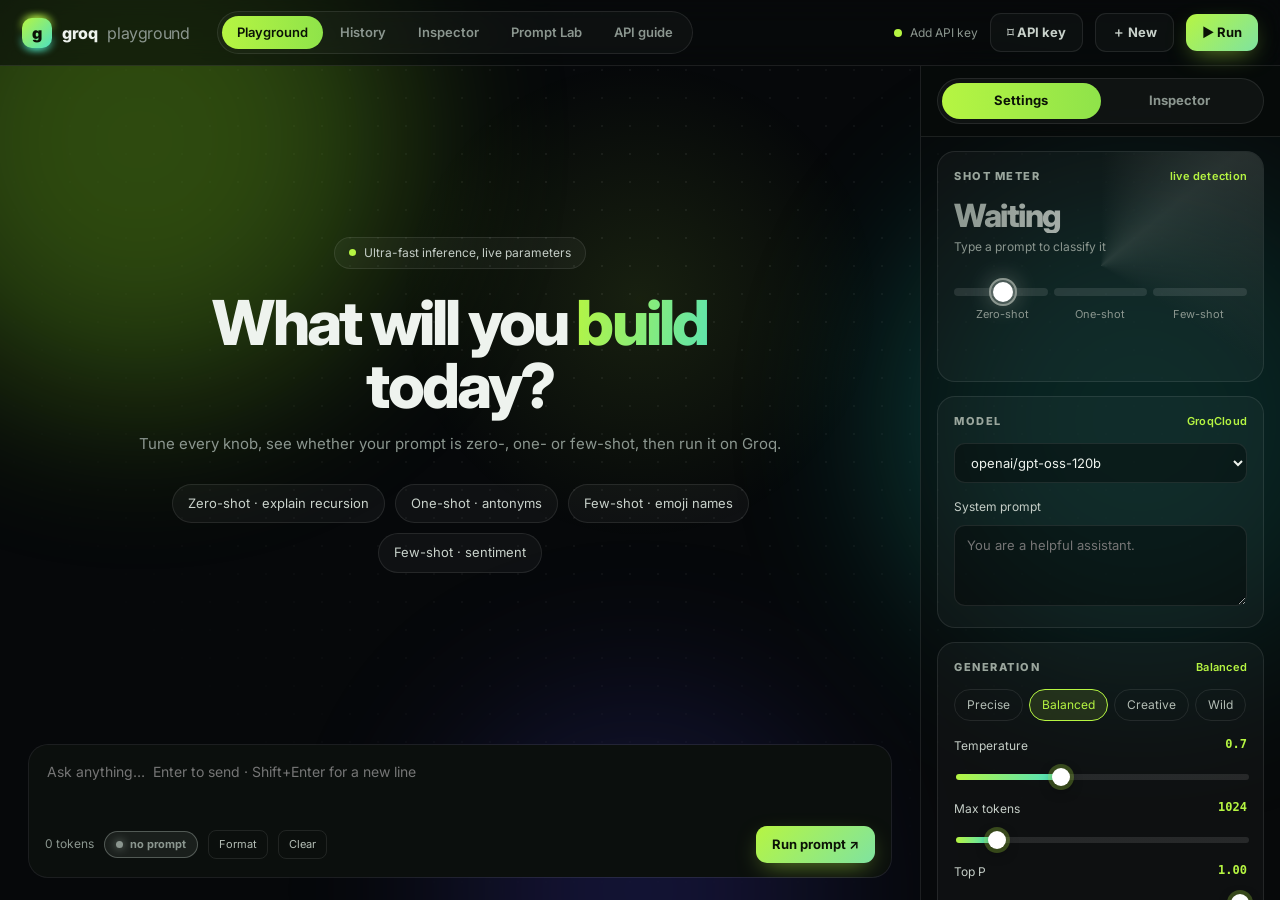
<file: Groq Playground/index.html>
<!doctype html>
<html lang="en">
<head>
<meta charset="utf-8"><meta name="viewport" content="width=device-width,initial-scale=1"><meta name="theme-color" content="#06080a">
<title>Groq Playground — Inspector</title>
<link href="https://fonts.googleapis.com/css2?family=Inter:wght@400;500;600;700;800&display=swap" rel="stylesheet">
<style>
:root{--bg:#06080a;--bd:rgba(255,255,255,.09);--tx:#eef3ee;--mu:#8b968f;--g:#b6f542;--c:#4de1c1;--r:#ff7b7b;--mono:ui-monospace,Menlo,Consolas,monospace;color-scheme:dark}
*{box-sizing:border-box}
body{margin:0;background:var(--bg);color:var(--tx);font:14px/1.5 Inter,ui-sans-serif,system-ui,sans-serif;overflow:hidden}
button,input,textarea,select{font:inherit;color:inherit}button{cursor:pointer;border:0;background:none}
::selection{background:var(--g);color:#0b1206}
.bg{position:fixed;inset:0;z-index:-1;overflow:hidden}
.bg:before{content:"";position:absolute;inset:0;background-image:radial-gradient(rgba(255,255,255,.07) 1px,transparent 1px);background-size:28px 28px;-webkit-mask-image:radial-gradient(ellipse at 50% 30%,#000,transparent 75%);mask-image:radial-gradient(ellipse at 50% 30%,#000,transparent 75%)}
.o{position:absolute;border-radius:50%;filter:blur(90px);opacity:.33;animation:dr 18s ease-in-out infinite}
.o1{width:520px;height:520px;background:#7fd11c;left:-120px;top:-120px}.o2{width:480px;height:480px;background:#14b8a6;right:-100px;top:20vh;animation-duration:23s;animation-direction:reverse}.o3{width:380px;height:380px;background:#4f46e5;left:35vw;bottom:-180px;opacity:.2;animation-duration:27s}
@keyframes dr{50%{translate:60px -50px;scale:1.15}}
.spot{position:fixed;left:0;top:0;width:520px;height:520px;margin:-260px 0 0 -260px;border-radius:50%;pointer-events:none;z-index:-1;background:radial-gradient(circle,rgba(182,245,66,.1),transparent 65%)}
.app{height:100vh;display:grid;grid-template-rows:66px 1fr}
.top{display:flex;align-items:center;gap:12px;padding:0 22px;border-bottom:1px solid var(--bd);background:rgba(8,11,10,.6);backdrop-filter:blur(14px);z-index:5}
.brand{display:flex;align-items:center;gap:10px;font-weight:800;letter-spacing:-.4px;font-size:16px}
.logo{position:relative;width:30px;height:30px;border-radius:10px;display:grid;place-items:center;color:#0b1206;font-weight:900;background:linear-gradient(135deg,var(--g),var(--c))}
.logo:before{content:"";position:absolute;inset:-3px;border-radius:13px;background:conic-gradient(var(--g),transparent,var(--c),transparent,var(--g));z-index:-1;animation:sp 4s linear infinite;filter:blur(3px)}
@keyframes sp{to{rotate:360deg}}
.tabs{position:relative;display:flex;gap:2px;padding:4px;margin-left:16px;border:1px solid var(--bd);border-radius:99px;background:rgba(255,255,255,.03)}
.tabs button{position:relative;z-index:1;padding:7px 15px;border-radius:99px;color:var(--mu);font-size:13px;font-weight:600;transition:color .3s}
.tabs button.on{color:#0b1206}
.ind{position:absolute;top:4px;left:0;height:calc(100% - 8px);border-radius:99px;background:linear-gradient(90deg,var(--g),#8fe34a);transition:transform .5s cubic-bezier(.3,1.3,.5,1),width .5s cubic-bezier(.3,1.3,.5,1)}
.st{display:flex;align-items:center;gap:8px;color:var(--mu);font-size:12px}
.dot{width:8px;height:8px;border-radius:50%;background:var(--g);animation:pl 2s infinite}
.dot.bad{background:var(--r)}
@keyframes pl{0%{box-shadow:0 0 0 0 rgba(182,245,66,.6)}100%{box-shadow:0 0 0 10px transparent}}
.btn{position:relative;overflow:hidden;padding:9px 16px;border-radius:11px;font-weight:700;font-size:13px;transition:transform .2s,box-shadow .2s,background .2s,translate .25s}
.ghost{border:1px solid var(--bd);color:#c8d1ca;background:rgba(255,255,255,.03)}.ghost:hover{background:rgba(255,255,255,.08);transform:translateY(-2px)}
.go{background:linear-gradient(135deg,var(--g),#7fe3a0);color:#0b1206;box-shadow:0 8px 24px -8px rgba(182,245,66,.6)}
.go:before{content:"";position:absolute;top:0;left:-80%;width:50%;height:100%;background:linear-gradient(100deg,transparent,rgba(255,255,255,.6),transparent);transform:skewX(-20deg);animation:swp 3.4s ease-in-out infinite}
@keyframes swp{0%,55%{left:-80%}100%{left:140%}}
.go:hover{transform:translateY(-2px);box-shadow:0 12px 30px -8px rgba(182,245,66,.85)}
.busy .go{animation:bz 1s ease-in-out infinite}.busy #sendB{pointer-events:none;opacity:.75}
@keyframes bz{50%{box-shadow:0 0 0 8px rgba(182,245,66,.15)}}
.rp{position:absolute;border-radius:50%;background:rgba(255,255,255,.45);transform:scale(0);animation:rp .6s forwards;pointer-events:none}
@keyframes rp{to{transform:scale(4);opacity:0}}
.mob{display:none}
.body{display:grid;grid-template-columns:minmax(0,1fr) 360px;min-height:0}
.stage{display:flex;flex-direction:column;min-height:0;padding:0 28px 22px}
.feed{flex:1;overflow:auto;padding:26px 0;display:flex;flex-direction:column;gap:22px}
.hero{margin:auto;text-align:center;max-width:660px}
.kick{display:inline-flex;align-items:center;gap:8px;padding:6px 14px;border:1px solid var(--bd);border-radius:99px;color:#c5cec7;font-size:12px;background:rgba(255,255,255,.04);margin-bottom:22px;animation:up .8s cubic-bezier(.16,1,.3,1) backwards}
.kick:before{content:"";width:7px;height:7px;border-radius:50%;background:var(--g);animation:pl 1.8s infinite}
.hero h1{font-size:clamp(36px,5.2vw,62px);line-height:1.02;letter-spacing:-.045em;margin:0 0 16px;font-weight:800}
.hero .w{display:inline-block;animation:up .9s cubic-bezier(.16,1,.3,1) backwards;animation-delay:calc(var(--i)*.09s + .15s)}
.sh{background:linear-gradient(100deg,var(--g),var(--c),var(--g));background-size:250% 100%;-webkit-background-clip:text;background-clip:text;color:transparent;animation:shn 5s linear infinite}
@keyframes shn{to{background-position:-250% 0}}
.hero p{color:var(--mu);margin:0;font-size:15px;animation:up .9s .7s cubic-bezier(.16,1,.3,1) backwards}
@keyframes up{from{opacity:0;transform:translateY(28px)}}
.chips{display:flex;flex-wrap:wrap;gap:10px;justify-content:center;margin-top:28px}
.chip{padding:9px 15px;border:1px solid var(--bd);border-radius:99px;background:rgba(255,255,255,.04);color:#c9d2cb;font-size:13px;animation:up .8s cubic-bezier(.16,1,.3,1) backwards;animation-delay:calc(.9s + var(--i)*.1s);transition:border-color .2s,background .2s,transform .2s}
.chip:hover{border-color:var(--g);background:rgba(182,245,66,.08);transform:translateY(-3px)}
.msg{display:grid;grid-template-columns:34px 1fr;gap:13px;max-width:820px;animation:up .6s cubic-bezier(.16,1,.3,1) backwards}
.av{width:34px;height:34px;border-radius:11px;display:grid;place-items:center;font-weight:800;font-size:13px;background:rgba(255,255,255,.07)}
.msg.a .av{background:linear-gradient(135deg,var(--g),var(--c));color:#0b1206}
.mh{font-size:12px;font-weight:700;color:var(--mu);margin:4px 0 6px}
.mb{white-space:pre-wrap;overflow-wrap:anywhere;line-height:1.7;color:#dbe3dc}
.mb.err{color:var(--r)}
.mb pre{background:rgba(0,0,0,.4);border:1px solid var(--bd);border-radius:12px;padding:14px;font:12px var(--mono);overflow:auto}
.cur:after{content:"";display:inline-block;width:8px;height:16px;background:var(--g);margin-left:3px;vertical-align:-3px;border-radius:2px;animation:bl 1s steps(2) infinite}
@keyframes bl{50%{opacity:0}}
.dots i{display:inline-block;width:7px;height:7px;margin-right:5px;border-radius:50%;background:var(--g);animation:bn 1.1s infinite}
.dots i:nth-child(2){animation-delay:.15s}.dots i:nth-child(3){animation-delay:.3s}
@keyframes bn{0%,60%,100%{transform:none;opacity:.4}30%{transform:translateY(-6px);opacity:1}}
.meta{display:flex;flex-wrap:wrap;gap:8px;margin-top:12px;font:11px var(--mono);color:var(--mu);animation:up .6s backwards}
.meta b{border:1px solid var(--bd);border-radius:99px;padding:3px 10px;font-weight:500;background:rgba(255,255,255,.03)}
.comp{position:relative;border-radius:20px;padding:1px;overflow:hidden;background:var(--bd);transition:box-shadow .4s}
.comp:before{content:"";position:absolute;inset:-60%;background:conic-gradient(transparent 0,var(--g) 15%,transparent 30%,var(--c) 55%,transparent 70%);opacity:0;transition:opacity .4s;animation:sp 5s linear infinite}
.comp:focus-within:before{opacity:1}.comp:focus-within{box-shadow:0 0 50px -10px rgba(182,245,66,.35)}
.ci{position:relative;background:#0b0f0d;border-radius:19px;padding:14px 16px}
.ci textarea{width:100%;min-height:62px;max-height:200px;resize:none;border:0;outline:0;background:none;line-height:1.6;font-size:14px}
.cf{display:flex;align-items:center;gap:10px;color:var(--mu);font-size:12px}
.sm{border:1px solid var(--bd);border-radius:8px;padding:5px 10px;font-size:11px;color:#b3bdb5;transition:.2s}.sm:hover{border-color:var(--g);color:var(--g)}.wide{width:100%;margin-top:6px}
.deck{border-left:1px solid var(--bd);overflow:auto;padding:16px;display:flex;flex-direction:column;gap:14px;background:rgba(8,11,10,.5)}
.card{position:relative;flex:none;border:1px solid var(--bd);border-radius:18px;padding:16px;background:rgba(255,255,255,.035);overflow:hidden;animation:inr .8s cubic-bezier(.16,1,.3,1) backwards;animation-delay:calc(var(--i)*.1s + .3s)}
@keyframes inr{from{opacity:0;transform:translateX(40px)}}
.card:after{content:"";position:absolute;inset:0;pointer-events:none;opacity:0;transition:opacity .3s;background:radial-gradient(260px circle at var(--mx,50%) var(--my,50%),rgba(182,245,66,.12),transparent 60%)}
.card:hover:after{opacity:1}
.card.flash{animation:fl 1.2s}@keyframes fl{40%{box-shadow:0 0 0 2px var(--g),0 0 40px rgba(182,245,66,.4)}}
.ct{display:flex;justify-content:space-between;font-size:11px;font-weight:800;letter-spacing:.14em;text-transform:uppercase;color:#9aa69d;margin-bottom:14px}
.ct span{color:var(--g);letter-spacing:.02em;text-transform:none;font-weight:600}
.f{margin-bottom:15px}.f:last-child{margin-bottom:0}
.f label{display:flex;justify-content:space-between;font-size:12px;color:#c5cec7;margin-bottom:9px}
.f label b{font:600 12px var(--mono);color:var(--g)}.f label b.pop{animation:pp .3s}
@keyframes pp{50%{transform:scale(1.35)}}
.in{width:100%;background:rgba(0,0,0,.35);border:1px solid var(--bd);border-radius:11px;padding:10px 12px;outline:0;font-size:13px;transition:border-color .2s,box-shadow .2s}
.in:focus{border-color:var(--g);box-shadow:0 0 0 3px rgba(182,245,66,.12)}
select option{background:#0b0f0d}
input[type=range]{-webkit-appearance:none;appearance:none;width:100%;height:6px;border-radius:9px;outline:0;background:linear-gradient(90deg,var(--g),var(--c) var(--p,50%),rgba(255,255,255,.1) var(--p,50%))}
input[type=range]::-webkit-slider-thumb{-webkit-appearance:none;width:18px;height:18px;border-radius:50%;background:#fff;box-shadow:0 0 0 4px rgba(182,245,66,.25),0 4px 12px #0008;transition:transform .2s}
input[type=range]::-moz-range-thumb{width:18px;height:18px;border:0;border-radius:50%;background:#fff;box-shadow:0 0 0 4px rgba(182,245,66,.25)}
input[type=range]:hover::-webkit-slider-thumb{transform:scale(1.25)}
.pre{display:flex;gap:6px;flex-wrap:wrap}
.pre button{padding:6px 12px;border:1px solid var(--bd);border-radius:99px;font-size:12px;color:#b3bdb5;transition:.25s}
.pre button:hover{color:var(--tx)}.pre button.on{background:rgba(182,245,66,.12);border-color:var(--g);color:var(--g)}
.sw{display:flex;justify-content:space-between;align-items:center;font-size:13px;color:#c5cec7;margin:13px 0}
.sw input{appearance:none;-webkit-appearance:none;width:40px;height:23px;border-radius:99px;background:rgba(255,255,255,.12);position:relative;cursor:pointer;transition:background .3s}
.sw input:before{content:"";position:absolute;left:3px;top:3px;width:17px;height:17px;border-radius:50%;background:#fff;transition:transform .4s cubic-bezier(.34,1.56,.64,1)}
.sw input:checked{background:linear-gradient(90deg,var(--g),var(--c))}.sw input:checked:before{transform:translateX(17px)}
.adv{display:grid;grid-template-rows:0fr;transition:grid-template-rows .5s cubic-bezier(.16,1,.3,1)}.adv.open{grid-template-rows:1fr}.adv>div{overflow:hidden}
#pl{width:100%;height:150px;display:block}
.cap,.note{font-size:11px;color:var(--mu)}.cap{margin-top:8px}
.lr{display:flex;align-items:center;gap:14px;margin-bottom:12px}
.sc{font:800 22px var(--mono)}
#ring{transition:stroke-dashoffset 1.2s cubic-bezier(.16,1,.3,1)}
.tc{display:inline-block;margin:3px 4px 3px 0;padding:4px 10px;border-radius:99px;font-size:11px;font-weight:600;background:rgba(182,245,66,.12);border:1px solid rgba(182,245,66,.4);color:#d6f79a;animation:pop .5s cubic-bezier(.34,1.56,.64,1) backwards;animation-delay:calc(var(--i)*.08s)}
.tc.miss{background:none;border:1px dashed var(--bd);color:var(--mu)}
@keyframes pop{from{opacity:0;transform:scale(.4)}}
.ctabs{display:flex;gap:4px;margin-bottom:10px}
.ctabs button{padding:5px 11px;border-radius:8px;font-size:11px;color:var(--mu);transition:.25s}.ctabs button.on{background:rgba(255,255,255,.09);color:var(--tx)}
.code{margin:0;font:11px/1.7 var(--mono);background:rgba(0,0,0,.45);border-radius:12px;padding:12px;max-height:210px;overflow:auto;white-space:pre-wrap;word-break:break-all;color:#bcd0b8}
.mod{position:fixed;inset:0;display:grid;place-items:center;background:rgba(0,0,0,.6);backdrop-filter:blur(8px);z-index:20;opacity:0;pointer-events:none;transition:opacity .3s}
.mod.on{opacity:1;pointer-events:auto}
.mod>div{width:min(440px,92vw);background:#0c110e;border:1px solid var(--bd);border-radius:22px;padding:24px;box-shadow:0 30px 90px #000a;transform:scale(.88) translateY(24px);transition:transform .55s cubic-bezier(.34,1.56,.64,1)}
.mod.on>div{transform:none}.mod h2{margin:0 0 6px;font-size:20px;letter-spacing:-.03em}.mod p{color:var(--mu);font-size:12px;margin:0 0 16px}
.ma{display:flex;justify-content:flex-end;gap:8px;margin-top:16px}
.toast{position:fixed;left:50%;bottom:26px;translate:-50% 30px;opacity:0;background:#18201a;border:1px solid var(--bd);padding:10px 18px;border-radius:12px;font-size:13px;z-index:30;transition:.4s cubic-bezier(.16,1,.3,1)}
.toast.on{translate:-50% 0;opacity:1}
@media(max-width:920px){.body{grid-template-columns:1fr}.deck{position:fixed;right:0;top:66px;bottom:0;width:350px;max-width:92vw;transform:translateX(100%);transition:transform .5s cubic-bezier(.16,1,.3,1);z-index:6;background:#0a0e0c}.deck.open{transform:none}.tabs,.st span{display:none}.mob{display:block}.stage{padding:0 16px 16px}}
@media(prefers-reduced-motion:reduce){*,:before,:after{animation-duration:.01s!important;animation-iteration-count:1!important;transition-duration:.01s!important}}

[data-m=n]{--m:#8b968f}[data-m=z]{--m:#8ea2ff}[data-m=o]{--m:#ffb454}[data-m=f]{--m:#ff5d9e}
.shot:before{content:"";position:absolute;inset:-50%;pointer-events:none;background:conic-gradient(transparent 0,color-mix(in srgb,var(--m) 20%,transparent) 14%,transparent 34%);animation:sp 9s linear infinite;transition:background .6s}
.shot>*{position:relative;z-index:1}
.bl{font-size:32px;font-weight:800;letter-spacing:-.045em;line-height:1.1;background:linear-gradient(100deg,var(--m),#fff 170%);-webkit-background-clip:text;background-clip:text;color:transparent}
.bl.swap{animation:sw2 .7s cubic-bezier(.16,1,.3,1)}@keyframes sw2{from{opacity:0;transform:translateY(18px);filter:blur(8px)}}
.bsub{font-size:12px;color:var(--mu);margin-top:5px;min-height:36px}
.trk{position:relative;display:grid;grid-template-columns:repeat(3,1fr);gap:6px;margin:14px 0 10px}
.sg{height:8px;border-radius:9px;background:rgba(255,255,255,.1);transition:background .5s,box-shadow .5s}
.sg:nth-child(1).on{background:#8ea2ff;box-shadow:0 0 18px #8ea2ff88}.sg:nth-child(2).on{background:#ffb454;box-shadow:0 0 18px #ffb45488}.sg:nth-child(3).on{background:#ff5d9e;box-shadow:0 0 18px #ff5d9e88}
.knob{position:absolute;top:50%;left:var(--k,16.66%);width:20px;height:20px;margin:-10px 0 0 -10px;border-radius:50%;background:#fff;box-shadow:0 0 0 4px color-mix(in srgb,var(--m) 35%,transparent),0 0 24px var(--m);transition:left .7s cubic-bezier(.34,1.56,.64,1)}
.knob:after{content:"";position:absolute;inset:-4px;border-radius:50%;border:2px solid var(--m);animation:rg 1.8s infinite}@keyframes rg{to{transform:scale(2.1);opacity:0}}
.tl{display:grid;grid-template-columns:repeat(3,1fr);font-size:11px;color:var(--mu);text-align:center}.tl span{transition:color .4s,transform .4s}.tl span.on{color:var(--m);font-weight:700;transform:translateY(-2px)}
.orbs{display:flex;gap:7px;flex-wrap:wrap;margin:14px 0 6px;min-height:20px}
.orb{width:20px;height:20px;border-radius:50%;background:radial-gradient(circle at 30% 30%,#fff,var(--m) 55%,transparent 78%);box-shadow:0 0 14px var(--m);animation:pop .55s cubic-bezier(.34,1.56,.64,1) backwards;animation-delay:calc(var(--i)*.07s)}
.ev{display:block;margin:5px 0;padding:6px 10px;border-radius:10px;border:1px solid color-mix(in srgb,var(--m) 40%,transparent);background:color-mix(in srgb,var(--m) 10%,transparent);font:11px var(--mono);color:#eef3ee;white-space:nowrap;overflow:hidden;text-overflow:ellipsis;animation:up .5s backwards;animation-delay:calc(var(--i)*.08s)}
.bdg{display:inline-flex;align-items:center;gap:7px;padding:4px 11px;border-radius:99px;border:1px solid color-mix(in srgb,var(--m) 50%,transparent);background:color-mix(in srgb,var(--m) 12%,transparent);color:var(--m);font-size:11px;font-weight:700;transition:.4s}
.bdg:before{content:"";width:7px;height:7px;border-radius:50%;background:var(--m);box-shadow:0 0 10px var(--m)}.bdg:hover{transform:translateY(-2px)}
.bdg2{font-style:normal;margin-left:8px;padding:2px 9px;border-radius:99px;font-size:10px;font-weight:700;color:var(--m);background:color-mix(in srgb,var(--m) 14%,transparent);border:1px solid color-mix(in srgb,var(--m) 40%,transparent)}
.meta b.sb{color:var(--m);border-color:color-mix(in srgb,var(--m) 45%,transparent)}

[hidden]{display:none!important}
.seg{position:sticky;top:-16px;z-index:3;margin:-16px -16px 0;padding:12px 16px;background:rgba(8,11,10,.85);backdrop-filter:blur(12px);border-bottom:1px solid var(--bd)}
.sgw{position:relative;display:grid;grid-template-columns:1fr 1fr;padding:4px;border:1px solid var(--bd);border-radius:99px;background:rgba(255,255,255,.04)}
.ind2{position:absolute;top:4px;bottom:4px;left:4px;width:calc(50% - 4px);border-radius:99px;background:linear-gradient(90deg,var(--g),#8fe34a);transition:transform .5s cubic-bezier(.3,1.3,.5,1)}
.seg[data-p=ins] .ind2{transform:translateX(100%)}
.sgw button{position:relative;z-index:1;padding:8px;border-radius:99px;font-size:13px;font-weight:700;color:var(--mu);transition:color .3s}.sgw button.on{color:#0b1206}
.pip{display:none;width:8px;height:8px;border-radius:50%;background:var(--g);margin-left:7px;animation:pl 1.4s infinite}.pip.on{display:inline-block}
.pane{display:none;flex-direction:column;gap:14px}.pane.on{display:flex}
.runs{display:flex;flex-wrap:wrap;gap:6px}
.rn{display:flex;gap:7px;align-items:center;padding:6px 11px;border:1px solid var(--bd);border-radius:99px;font-size:11px;color:var(--mu);transition:.25s}
.rn b{color:var(--g);font-family:var(--mono)}.rn em{font:10px var(--mono);font-style:normal}.rn.on{border-color:var(--g);background:rgba(182,245,66,.1);color:var(--tx)}.rn:hover{transform:translateY(-2px)}
.tiles{display:grid;grid-template-columns:1fr 1fr;gap:10px}
.tile{padding:12px;border-radius:14px;background:rgba(0,0,0,.3);border:1px solid var(--bd);animation:pop .5s cubic-bezier(.34,1.56,.64,1) backwards;animation-delay:calc(var(--i)*.05s)}
.tile span{display:block;font-size:10px;color:var(--mu);letter-spacing:.06em;text-transform:uppercase}.tile b{font:700 18px var(--mono);color:var(--g)}.tile b[data-est]:before{content:"~";opacity:.6}
.wf{display:flex;gap:2px;height:14px;border-radius:99px;overflow:hidden;background:rgba(255,255,255,.08)}
.wf i{display:block;width:0;background:var(--c);transition:width 1.1s cubic-bezier(.16,1,.3,1);box-shadow:0 0 14px var(--c)}
.wfl{display:grid;gap:6px;margin-top:12px;font-size:12px;color:#c5cec7}.wfl span{display:flex;align-items:center;gap:8px}.wfl u{width:9px;height:9px;border-radius:3px}.wfl b{margin-left:auto;font:600 12px var(--mono);color:var(--tx)}
#spk{width:100%;height:110px;display:block}
.meter{height:8px;border-radius:9px;background:rgba(255,255,255,.1);overflow:hidden}.meter i{display:block;height:100%;width:0;background:linear-gradient(90deg,var(--g),var(--c));transition:width 1.1s cubic-bezier(.16,1,.3,1)}
.jx{max-height:300px}.jk{color:#9bd0ff}.js{color:#c8f08a}.jn{color:#ffb86b}.jb{color:#d79bff}.jt{color:#6b756e}
.think{margin-bottom:10px;border:1px dashed var(--bd);border-radius:12px;padding:8px 12px;color:var(--mu);font-size:12px}.think summary{cursor:pointer;font-weight:700;color:var(--g)}.think div{white-space:pre-wrap;margin-top:8px}
.meta b.insp{cursor:pointer;color:var(--g);border-color:rgba(182,245,66,.4);transition:.2s}.meta b.insp:hover{background:rgba(182,245,66,.12);transform:translateY(-2px)}
</style>
</head>
<body>
<div class="bg"><i class="o o1"></i><i class="o o2"></i><i class="o o3"></i></div><div class="spot" id="spot"></div>
<div class="app">
<header class="top">
<div class="brand"><span class="logo">g</span>groq<span style="font-weight:400;color:var(--mu)">playground</span></div>
<nav class="tabs" id="tabs"><i class="ind" id="ind"></i><button class="on" data-v="pg">Playground</button><button data-v="hi">History</button><button data-v="ins">Inspector</button><button data-v="lab">Prompt Lab</button><button data-v="doc">API guide</button></nav>
<span style="flex:1"></span>
<div class="st"><i class="dot" id="dot"></i><span id="stt">Add API key</span></div>
<button class="btn ghost" id="keyB">⌑ API key</button><button class="btn ghost" id="newB">＋ New</button><button class="btn ghost mob" id="deckB">☰</button><button class="btn go" id="runB">▶ Run</button>
</header>
<div class="body">
<main class="stage">
<div class="feed" id="feed"><div class="hero" id="hero"><div class="kick">Ultra-fast inference, live parameters</div><h1><span class="w" style="--i:0">What</span> <span class="w" style="--i:1">will</span> <span class="w" style="--i:2">you</span> <span class="w" style="--i:3"><span class="sh">build</span></span> <span class="w" style="--i:4">today?</span></h1><p>Tune every knob, see whether your prompt is zero-, one- or few-shot, then run it on Groq.</p><div class="chips" id="chips"></div></div></div>
<div class="comp"><div class="ci"><textarea id="pr" placeholder="Ask anything…  Enter to send · Shift+Enter for a new line"></textarea><div class="cf"><span id="cnt">0 tokens</span><button class="bdg" id="bdg" data-m="n">no prompt</button><button class="sm" id="fmtB">Format</button><button class="sm" id="clrB">Clear</button><span style="flex:1"></span><button class="btn go" id="sendB">Run prompt ↗</button></div></div></div>
</main>
<aside class="deck" id="deck">
<div class="seg" data-p="set"><div class="sgw" id="dseg"><i class="ind2"></i><button class="on" data-d="set">Settings</button><button data-d="ins">Inspector<i class="pip" id="pip"></i></button></div></div>
<div class="pane on" id="dset">
<section class="card shot" id="shot" style="--i:0" data-m="n"><div class="ct">Shot meter <span>live detection</span></div>
<div class="bl" id="bl">Waiting</div><div class="bsub" id="bs">Type a prompt to classify it</div>
<div class="trk" id="trk"><i class="sg"></i><i class="sg"></i><i class="sg"></i><i class="knob"></i></div>
<div class="tl"><span>Zero-shot</span><span>One-shot</span><span>Few-shot</span></div>
<div class="orbs" id="orbs"></div><div id="evid"></div><div class="note" id="tip" style="margin-top:8px"></div></section>
<section class="card" style="--i:1"><div class="ct">Model <span id="mcount">GroqCloud</span></div>
<div class="f"><select class="in" id="model"><option>openai/gpt-oss-120b</option><option>openai/gpt-oss-20b</option><option>llama-3.3-70b-versatile</option><option>llama-3.1-8b-instant</option><option>qwen/qwen3-32b</option><option value="custom">Enter model ID…</option></select><input class="in" id="cm" placeholder="provider/model-id" style="display:none;margin-top:8px"></div>
<div class="f"><label>System prompt</label><textarea class="in" id="sys" rows="3" placeholder="You are a helpful assistant."></textarea></div></section>
<section class="card" style="--i:2"><div class="ct">Generation <span id="mood">Balanced</span></div>
<div class="pre" id="pre"><button data-p="Precise">Precise</button><button class="on" data-p="Balanced">Balanced</button><button data-p="Creative">Creative</button><button data-p="Wild">Wild</button></div>
<div id="gen" style="margin-top:16px"></div>
<label class="sw">Stream response<input type="checkbox" id="stream" checked></label>
<label class="sw">JSON object mode<input type="checkbox" id="json"></label>
<label class="sw">Include reasoning<input type="checkbox" id="rsn"></label>
<button class="sm wide" id="advB">+ Advanced parameters</button>
<div class="adv" id="adv"><div><div style="padding-top:14px"><div class="f"><label>Seed <b>optional</b></label><input class="in" id="seed" type="number" placeholder="Random"></div><div class="f"><label>Stop sequences <b>comma</b></label><input class="in" id="stop" placeholder="END, ###"></div><div id="advg"></div></div></div></div></section>
<section class="card" style="--i:3"><div class="ct">Probability lab <span id="pick">—</span></div><canvas id="pl"></canvas><div class="cap">softmax(logits ÷ T) · next token after “The sky is…”</div></section>
<section class="card" id="lab" style="--i:4"><div class="ct">Prompt lab <span>technique detector</span></div>
<div class="lr"><svg width="64" height="64" viewBox="0 0 64 64"><defs><linearGradient id="gr"><stop offset="0" stop-color="#b6f542"/><stop offset="1" stop-color="#4de1c1"/></linearGradient></defs><circle cx="32" cy="32" r="26" fill="none" stroke="rgba(255,255,255,.1)" stroke-width="6"/><circle id="ring" cx="32" cy="32" r="26" fill="none" stroke="url(#gr)" stroke-width="6" stroke-linecap="round" stroke-dasharray="163.4" stroke-dashoffset="163.4" transform="rotate(-90 32 32)"/></svg><div><div class="sc" id="sc">0/8</div><div class="note">techniques detected</div></div><span style="flex:1"></span><button class="sm" id="anB">Analyze</button></div>
<div id="tch"><div class="note">Analyze your prompt to spot role, examples, constraints and more.</div></div></section>
<section class="card" style="--i:5"><div class="ct">Request preview</div>
<div class="ctabs" id="ctabs"><button class="on" data-l="js">JavaScript</button><button data-l="py">Python</button><button data-l="curl">cURL</button></div>
<pre class="code" id="code"></pre><button class="sm wide" id="cpB">Copy code</button>
<div class="note" style="margin-top:10px">Your key stays in this browser's local storage and is sent only to api.groq.com.</div></section>
</div>
<div class="pane" id="dins">
<section class="card" style="--i:0"><div class="ct">Runs <span id="rcount">0</span></div><div class="runs" id="runs"><div class="note">Run a prompt to inspect the request, response and timings.</div></div></section>
<section class="card" style="--i:1"><div class="ct">Usage &amp; timing <span id="rmodel">—</span></div><div class="tiles" id="tiles"></div></section>
<section class="card" style="--i:2"><div class="ct">Latency waterfall <span id="rtot">—</span></div><div class="wf" id="wf"></div><div class="wfl" id="wfl"><div class="note">No run yet.</div></div></section>
<section class="card" style="--i:3"><div class="ct">Token stream <span id="rrate">—</span></div><canvas id="spk"></canvas></section>
<section class="card" id="rlcard" style="--i:4" hidden><div class="ct">Rate limits <span>from response headers</span></div><div id="rlb"></div></section>
<section class="card" id="rsncard" style="--i:4" hidden><div class="ct">Reasoning <span>trace</span></div><pre class="code" id="rsntxt"></pre></section>
<section class="card" style="--i:5"><div class="ct">Raw payloads <span>real JSON</span></div><div class="ctabs" id="jtabs"><button class="on" data-j="req">Request</button><button data-j="res">Response</button><button data-j="str">Stream</button><button data-j="hdr">Headers</button></div><pre class="code jx" id="jbox"></pre><button class="sm wide" id="jcp">Copy JSON</button></section>
</div>
</aside>
</div></div>
<div class="mod" id="mod"><div><h2>Connect to Groq</h2><p>Paste a Groq API key. It stays in this browser and goes straight to api.groq.com.</p><input class="in" id="ak" type="password" placeholder="gsk_…" autocomplete="off"><div class="ma"><button class="btn ghost" id="canB">Cancel</button><button class="btn go" id="savB">Save key</button></div></div></div>
<div class="toast" id="toast"></div>
<script>
(()=>{'use strict';
const $=s=>document.querySelector(s),$$=s=>[...document.querySelectorAll(s)],K='groq_playground_key',H='groq_playground_history',URL_='https://api.groq.com/openai/v1';
const key=()=>localStorage.getItem(K)||'',rd=v=>Math.round(v*100)/100,esc=s=>String(s).replace(/[&<>]/g,c=>({'&':'&amp;','<':'&lt;','>':'&gt;'}[c]));
const S={temperature:.7,max_completion_tokens:1024,top_p:1,frequency_penalty:0,presence_penalty:0};
const P=[['temperature','Temperature',0,2,.1],['max_completion_tokens','Max tokens',64,8192,64],['top_p','Top P',0,1,.05],['frequency_penalty','Frequency penalty',-2,2,.1],['presence_penalty','Presence penalty',-2,2,.1]];
let hist=[],busy=false,lang='js';
const HERO=$('#feed').innerHTML,feed=$('#feed'),pr=$('#pr');
function toast(t){const x=$('#toast');x.textContent=t;x.classList.add('on');clearTimeout(toast.t);toast.t=setTimeout(()=>x.classList.remove('on'),2300)}
function stat(t,bad){$('#stt').textContent=t;$('#dot').classList.toggle('bad',!!bad)}
const modal=v=>{$('#mod').classList.toggle('on',!!v);if(v){$('#ak').value=key();setTimeout(()=>$('#ak').focus(),250)}};
// ---------- parameters ----------
P.forEach(([id,l,mn,mx,st],i)=>{const d=document.createElement('div');d.className='f';d.innerHTML=`<label>${l}<b id="v_${id}"></b></label><input type="range" id="r_${id}" min="${mn}" max="${mx}" step="${st}">`;$(i<3?'#gen':'#advg').append(d)});
function setP(id,v,quiet){S[id]=v;const r=$('#r_'+id),[,,mn,mx]=P.find(p=>p[0]===id);r.value=v;r.style.setProperty('--p',(v-mn)/(mx-mn)*100+'%');const b=$('#v_'+id);b.textContent=id==='max_completion_tokens'?Math.round(v):(+v).toFixed(id==='top_p'?2:1);if(!quiet){b.classList.remove('pop');void b.offsetWidth;b.classList.add('pop')}
if(id==='temperature'){const t=v;$('#mood').textContent=t<.3?'Focused':t<.9?'Balanced':t<1.4?'Creative':'Chaotic'}}
P.forEach(([id])=>{setP(id,S[id],1);$('#r_'+id).oninput=e=>{setP(id,+e.target.value);$$('#pre button').forEach(x=>x.classList.remove('on'));code()}});
const PRE={Precise:[.2,.9],Balanced:[.7,1],Creative:[1.3,.95],Wild:[1.9,1]};
$$('#pre button').forEach(b=>b.onclick=()=>{$$('#pre button').forEach(x=>x.classList.toggle('on',x===b));const[t,p]=PRE[b.dataset.p],t0=S.temperature,p0=S.top_p,s=performance.now();(function f(n){const k=Math.min((n-s)/550,1),e=1-Math.pow(1-k,3);setP('temperature',t0+(t-t0)*e,1);setP('top_p',p0+(p-p0)*e,1);if(k<1)requestAnimationFrame(f);else{setP('temperature',t);setP('top_p',p);code()}})(s)});
function params(){const m=$('#model').value==='custom'?$('#cm').value.trim():$('#model').value;const p={model:m,temperature:rd(S.temperature),top_p:rd(S.top_p),max_completion_tokens:Math.round(S.max_completion_tokens),stream:$('#stream').checked,frequency_penalty:rd(S.frequency_penalty),presence_penalty:rd(S.presence_penalty)};if($('#json').checked)p.response_format={type:'json_object'};if($('#seed').value!=='')p.seed=+$('#seed').value;const st=$('#stop').value.split(',').map(s=>s.trim()).filter(Boolean);if(st.length)p.stop=st;if($('#rsn').checked)p.include_reasoning=true;return p}
const msgs=()=>{const a=[],s=$('#sys').value.trim();if(s)a.push({role:'system',content:s});return a.concat(hist)};
function code(){const p=params(),m=msgs(),t=pr.value.trim();if(t)m.push({role:'user',content:t});const b=JSON.stringify({...p,messages:m},null,2);let o;
if(lang==='js')o=`const res = await fetch("${URL_}/chat/completions", {\n  method: "POST",\n  headers: {\n    "Authorization": "Bearer YOUR_GROQ_API_KEY",\n    "Content-Type": "application/json"\n  },\n  body: JSON.stringify(${b.replace(/\n/g,'\n  ')})\n});\nconst data = await res.json();\nconsole.log(data.choices[0].message.content);`;
else if(lang==='py')o=`import json\nfrom groq import Groq\n\nclient = Groq(api_key="YOUR_GROQ_API_KEY")\nparams = json.loads(r"""${b}""")\ncompletion = client.chat.completions.create(**params)\nprint(completion.choices[0].message.content)`;
else o=`curl ${URL_}/chat/completions \\\n  -H "Authorization: Bearer YOUR_GROQ_API_KEY" \\\n  -H "Content-Type: application/json" \\\n  -d '${JSON.stringify({...p,messages:m})}'`;
$('#code').textContent=o}
// ---------- chat ----------
const fmt=t=>t.split('```').map((x,i)=>i%2?`<pre>${esc(x.replace(/^\w*\n/,''))}</pre>`:esc(x)).join('');
const down=()=>{feed.scrollTop=feed.scrollHeight};
function add(role,text){const h=$('#hero');if(h)h.remove();const u=role==='user',n=document.createElement('div');n.className='msg '+(u?'u':'a');n.innerHTML=`<div class="av">${u?'Y':'g'}</div><div><div class="mh">${u?'You'+(text?(q=>`<em class="bdg2" data-m="${q.m}">${q.label}${q.n?' · '+q.n:''}</em>`)(shotOf($('#sys').value+'\n'+text)):''):esc(params().model||'model')}</div><div class="mb"></div></div>`;const b=n.querySelector('.mb');if(text)u?b.textContent=text:b.innerHTML=fmt(text);feed.append(n);down();return b}
async function run(){if(busy)return;const t=pr.value.trim();if(!t){toast('Write a prompt first');return pr.focus()}if(!key())return modal(1);const p=params();if(!p.model)return toast('Enter a model ID');
const sd=shotOf($('#sys').value+'\n'+t);busy=true;document.body.classList.add('busy');hist.push({role:'user',content:t});add('user',t);pr.value='';grow();
const b=add('assistant','');b.innerHTML='<span class="dots"><i></i><i></i><i></i></span>';
const req={...p,messages:msgs()},R={id:++RID,t0:performance.now(),req,chunks:[],content:'',reasoning:'',u:null,hdr:{},fin:'',tf:0,tt:0,model:p.model,status:'run'};RUNS.push(R);if(RUNS.length>12)RUNS.shift();sel(R);
try{const r=await fetch(URL_+'/chat/completions',{method:'POST',headers:{'Content-Type':'application/json',Authorization:'Bearer '+key()},body:JSON.stringify(req)});
r.headers.forEach((v,k)=>R.hdr[k]=v);
if(!r.ok){const e=await r.json().catch(()=>({}));R.err=e;throw new Error(e.error?.message||r.status+' '+r.statusText)}
const tick=(d,rs)=>{if(!R.tf&&(d||rs)){R.tf=performance.now();if(d)b.classList.add('cur')}if(rs)R.reasoning+=rs;if(d){R.content+=d;b.textContent=R.content;down()}live(R)};
if(req.stream){const rr=r.body.getReader(),dc=new TextDecoder();let buf='';for(;;){const{value,done}=await rr.read();if(done)break;buf+=dc.decode(value,{stream:true});const ls=buf.split('\n');buf=ls.pop();for(const l of ls){if(!l.startsWith('data:'))continue;const d=l.slice(5).trim();if(d==='[DONE]')continue;try{const j=JSON.parse(d),c=j.choices&&j.choices[0],dl=(c&&c.delta)||{};R.chunks.push({t:Math.round(performance.now()-R.t0),raw:d.length<4000?d:null});if(j.id)R.rid=j.id;if(j.model)R.model=j.model;const u=(j.x_groq&&j.x_groq.usage)||j.usage;if(u)R.u=u;if(c&&c.finish_reason)R.fin=c.finish_reason;tick(dl.content,dl.reasoning||dl.reasoning_content)}catch{}}}}
else{const d=await r.json();R.resp=d;R.rid=d.id;R.model=d.model||R.model;R.u=d.usage;const c=d.choices&&d.choices[0],m=(c&&c.message)||{};R.fin=(c&&c.finish_reason)||'';tick(m.content||'',m.reasoning||m.reasoning_content||'')}
R.tt=performance.now()-R.t0;R.status='ok';b.classList.remove('cur');b.innerHTML=fmt(R.content);
if(R.reasoning){const dt=document.createElement('details');dt.className='think';dt.innerHTML='<summary>Reasoning</summary><div></div>';dt.lastChild.textContent=R.reasoning;b.parentElement.insertBefore(dt,b)}
const m=mx(R),me=document.createElement('div');me.className='meta';
me.innerHTML=`<b>⚡ ${Math.round(m.tps||0)} tok/s</b><b>◔ ${FT(m.ttft)} first token</b><b>${m.ct} tokens${m.est?' (est.)':''}</b><b class="sb" data-m="${sd.m}">◎ ${sd.label}${sd.n?' · '+sd.n:''}</b><b>T ${p.temperature}</b><b class="insp" data-r="${R.id}">⌕ Inspect</b>`;b.parentElement.append(me);down();
hist.push({role:'assistant',content:R.content});localStorage.setItem(H,JSON.stringify(hist.slice(-40)));stat('Connected');finish(R)}
catch(e){R.tt=performance.now()-R.t0;R.status='err';R.errMsg=e.message;hist.pop();b.classList.remove('cur');b.textContent='Request failed: '+e.message+(/failed to fetch|networkerror|load failed/i.test(e.message)?'\n\nThe browser blocked the connection to api.groq.com. This happens inside Claude\u2019s preview pane. Download the file and open it directly in your browser (or deploy it) and it will work.':'');b.classList.add('err');if(/401|invalid api key/i.test(e.message))stat('Check API key',1);finish(R)}
finally{busy=false;document.body.classList.remove('busy');code()}}
const grow=()=>{pr.style.height='auto';pr.style.height=Math.min(pr.scrollHeight,200)+'px';$('#cnt').textContent='~'+Math.ceil((pr.value.trim().split(/\s+/).filter(Boolean).length)*1.33)+' tokens';shots()};
pr.addEventListener('input',()=>{grow();code()});
pr.addEventListener('keydown',e=>{if(e.key==='Enter'&&!e.shiftKey){e.preventDefault();run()}});
['#sys','#seed','#stop','#json','#stream','#rsn','#cm'].forEach(s=>$(s).addEventListener('input',code));
$('#model').onchange=()=>{$('#cm').style.display=$('#model').value==='custom'?'block':'none';code()};
$('#sendB').onclick=$('#runB').onclick=run;
$('#fmtB').onclick=()=>{const s=pr.value;if(!s.trim())return;pr.value=s.replace(/[ \t]+$/gm,'').replace(/\n{3,}/g,'\n\n').trim();grow();toast('Prompt formatted')};
$('#clrB').onclick=()=>{pr.value='';grow();code();pr.focus()};
const CH=[['Zero-shot · explain recursion','Explain recursion to a 10-year-old in two sentences.'],['One-shot · antonyms','Example: "happy" -> "sad"\nNow do: "hot" ->'],['Few-shot · emoji names','Input: cat\nOutput: Cat 🐱\nInput: dog\nOutput: Dog 🐶\nInput: bird\nOutput:'],['Few-shot · sentiment','Review: "Loved it" -> Positive\nReview: "Total waste" -> Negative\nReview: "Pretty good" ->']];
function chips(){const c=$('#chips');if(!c)return;CH.forEach((t,i)=>{const b=document.createElement('button');b.className='chip';b.style.setProperty('--i',i);b.textContent=t[0];b.onclick=()=>{pr.value=t[1];grow();code();pr.focus()};c.append(b)})}
$('#newB').onclick=()=>{hist=[];localStorage.removeItem(H);feed.innerHTML=HERO;chips();pr.value='';grow();code()};
$('#advB').onclick=()=>{const o=$('#adv').classList.toggle('open');$('#advB').textContent=(o?'− ':'+ ')+'Advanced parameters'};
$('#deckB').onclick=()=>$('#deck').classList.toggle('open');
// ---------- shot detector ----------
const SM=['z','o','f'],SL=['Zero-shot','One-shot','Few-shot'],SD=['No examples, so the model relies on your instructions alone.','One example guides the format and tone.','Several examples set a strong pattern to follow.'],TP=['Tip: add one input → output example to lock in the format.','Tip: a second example makes the pattern far more reliable.','Strong pattern. Keep examples varied and consistent.'];
function det(t){const L=t.split('\n'),ex=[],pr=[],ar=[];let pend='',m;
L.forEach(l=>{if(/(?<!for\s)\bexample\s*\d*\s*[:#\-–]|<example\b/i.test(l))ex.push(l.trim());
if(/\S.*?(->|→)\s*\S/.test(l))ar.push(l.trim());
if(m=l.match(/^\s*(input|q|question|user)\s*\d*\s*:\s*(.*)$/i))pend=m[2]||'input';
else if(pend&&(m=l.match(/^\s*(output|a|answer|assistant|label)\s*\d*\s*:\s*(\S.*)$/i))){pr.push(pend+' → '+m[2]);pend=''}});
const hi=L.findIndex(l=>/\bexamples\s*:/i.test(l)),bl=hi<0?[]:L.slice(hi+1,hi+9).filter(l=>/^\s*([-*•]|\d+[.)])\s+\S/.test(l)).map(s=>s.trim());
if(hi>=0&&!bl.length)bl.push(L[hi].trim());
const best=[ex,pr,ar,bl].sort((a,b)=>b.length-a.length)[0];return{n:best.length,ev:best}}
function shotOf(t){const d=det(t),i=d.n>=2?2:d.n;return{...d,i,m:SM[i],label:SL[i]}}
function shots(){const none=!pr.value.trim(),d=shotOf($('#sys').value+'\n'+pr.value),m=none?'n':d.m,n=none?0:d.n,ev=none?[]:d.ev,lab=none?'Waiting':d.label,sh=$('#shot');
sh.dataset.m=m;$('#bdg').dataset.m=m;
$$('#trk .sg').forEach((s,i)=>s.classList.toggle('on',!none&&i<=d.i));$$('.tl span').forEach((s,i)=>s.classList.toggle('on',!none&&i===d.i));
$('#trk').style.setProperty('--k',(none?16.66:16.66+33.33*d.i)+'%');
const bl=$('#bl');if(bl.textContent!==lab){bl.textContent=lab;bl.classList.remove('swap');void bl.offsetWidth;bl.classList.add('swap')}
$('#bs').textContent=none?'Type a prompt to classify it':n+(n===1?' example':' examples')+' detected · '+SD[d.i];
$('#bdg').textContent=none?'no prompt':lab+(n?' · '+n:'');
const k=m+n+ev.join('|');if(shots.k!==k){shots.k=k;$('#orbs').innerHTML=Array.from({length:Math.min(n,10)},(_,i)=>`<i class="orb" style="--i:${i}"></i>`).join('');$('#evid').innerHTML=ev.slice(0,4).map((e,i)=>`<span class="ev" style="--i:${i}">${esc(e.length>44?e.slice(0,42)+'…':e)}</span>`).join('');$('#tip').textContent=none?'':TP[d.i]}}
function flashCard(l){l.scrollIntoView({behavior:'smooth',block:'center'});l.classList.remove('flash');void l.offsetWidth;l.classList.add('flash')}
$('#bdg').onclick=()=>{$('#deck').classList.add('open');pane('set');flashCard($('#shot'))};
$('#sys').addEventListener('input',shots);
// ---------- inspector ----------
const RUNS=[];let cr=null,RID=0,jt='req',lq=0;
const FT=v=>v==null?'—':v<1?Math.round(v*1000)+' ms':v.toFixed(2)+' s';
const TL=[['Prompt tokens','n'],['Completion tokens','n'],['Total tokens','n'],['Tokens / sec','r'],['First token','t'],['Total time','t'],['Queue time','t'],['Finish reason','s']];
$('#tiles').innerHTML=TL.map((x,i)=>`<div class="tile" style="--i:${i}"><span>${x[0]}</span><b>—</b></div>`).join('');
function mx(R){const u=R.u,ms=R.tt||(performance.now()-R.t0),ct=u&&u.completion_tokens!=null?u.completion_tokens:(R.chunks.length||Math.round(R.content.length/4)),pt=u&&u.prompt_tokens!=null?u.prompt_tokens:Math.round(JSON.stringify(R.req.messages).length/4),gen=u&&u.completion_time?u.completion_time:(R.tf?(ms-(R.tf-R.t0))/1000:0);
return{pt,ct,tt:u&&u.total_tokens!=null?u.total_tokens:pt+ct,tps:gen>0?ct/gen:0,ttft:R.tf?(R.tf-R.t0)/1000:null,tot:u&&u.total_time?u.total_time:ms/1000,queue:u&&u.queue_time!=null?u.queue_time:null,fin:R.fin||'—',est:!u}}
function tv(i,v,tw){const el=$$('#tiles b')[i],k=TL[i][1],f=k==='t'?FT:k==='r'?(x=>Math.round(x)):(x=>Math.round(x));
if(v==null){el.textContent='—';el._c=0;return}if(k==='s'){el.textContent=v;return}
if(!tw){el._c=v;el.textContent=f(v);return}
cancelAnimationFrame(el._r);const from=el._c||0,s0=performance.now();el._c=v;(function st(n){const q=Math.min((n-s0)/700,1),e=1-Math.pow(1-q,3);el.textContent=f(from+(v-from)*e);if(q<1)el._r=requestAnimationFrame(st)})(s0)}
function paint(R,lv){const m=mx(R);[m.pt,m.ct,m.tt,m.tps,m.ttft,m.tot,m.queue,lv?'…':m.fin].forEach((v,i)=>{tv(i,v,!lv);$$('#tiles b')[i].toggleAttribute('data-est',m.est&&i<4)});
$('#rmodel').textContent=R.model;$('#rtot').textContent=FT(m.tot);$('#rrate').textContent=m.tps?Math.round(m.tps)+' tok/s':'—';spark(R);if(!lv){wf(R,m);json();rl(R);$('#rsncard').hidden=!R.reasoning;$('#rsntxt').textContent=R.reasoning||''}}
function wf(R,m){const u=R.u;let sg;if(u&&u.total_time)sg=[['Queue',u.queue_time||0,'#8ea2ff'],['Prompt',u.prompt_time||0,'#4de1c1'],['Completion',u.completion_time||0,'#b6f542']];else sg=[['To first token',m.ttft||0,'#8ea2ff'],['Generation',Math.max((m.tot||0)-(m.ttft||0),0),'#b6f542']];
const tot=sg.reduce((a,x)=>a+x[1],0)||1;$('#wf').innerHTML=sg.map(x=>`<i style="--c:${x[2]}" data-w="${x[1]/tot*100}%"></i>`).join('');
$('#wfl').innerHTML=sg.map(x=>`<span><u style="background:${x[2]}"></u>${x[0]}<b>${FT(x[1])}</b></span>`).join('');
requestAnimationFrame(()=>requestAnimationFrame(()=>$$('#wf i').forEach(i=>i.style.width=i.dataset.w)))}
function spark(R){const cv=$('#spk'),cx=cv.getContext('2d'),w=cv.clientWidth,h=cv.clientHeight,d=devicePixelRatio||1;if(!w)return;if(cv.width!==Math.round(w*d)){cv.width=Math.round(w*d);cv.height=Math.round(h*d)}
cx.setTransform(d,0,0,d,0,0);cx.clearRect(0,0,w,h);cx.textAlign='left';cx.font='10px ui-monospace,monospace';const ch=R.chunks;
if(!ch.length){cx.fillStyle='#6b756e';cx.fillText(R.req.stream?(R.status==='run'?'waiting for tokens…':'no tokens received'):'streaming is off, so there is no token timeline',8,h/2);return}
const end=Math.max(R.tt||ch[ch.length-1].t,100),B=Math.min(40,Math.max(8,Math.round(end/150))),bw=end/B,bk=Array(B).fill(0);ch.forEach(c=>bk[Math.min(B-1,Math.floor(c.t/bw))]++);
const rt=bk.map(n=>n/(bw/1000)),mr=Math.max(...rt,1),X=i=>8+i*(w-16)/(B-1),Y=v=>h-18-v/mr*(h-34),g=cx.createLinearGradient(0,0,0,h);g.addColorStop(0,'rgba(182,245,66,.45)');g.addColorStop(1,'rgba(77,225,193,0)');
cx.beginPath();cx.moveTo(X(0),h-18);rt.forEach((v,i)=>cx.lineTo(X(i),Y(v)));cx.lineTo(X(B-1),h-18);cx.closePath();cx.fillStyle=g;cx.fill();
cx.beginPath();rt.forEach((v,i)=>i?cx.lineTo(X(i),Y(v)):cx.moveTo(X(i),Y(v)));cx.strokeStyle='#b6f542';cx.lineWidth=2;cx.shadowColor='#b6f542';cx.shadowBlur=10;cx.stroke();cx.shadowBlur=0;
cx.fillStyle='#8b968f';cx.fillText('0s',8,h-4);cx.textAlign='right';cx.fillText((end/1000).toFixed(1)+'s · peak '+Math.round(mr)+' tok/s',w-8,h-4)}
const hlJ=t=>esc(t).replace(/("(?:\\.|[^"\\])*")(\s*:)?|\b(true|false|null)\b|-?\b\d+\.?\d*(?:[eE][+-]?\d+)?\b/g,(m,s,c,b)=>s?(c?`<span class="jk">${s}</span>${c}`:`<span class="js">${s}</span>`):b?`<span class="jb">${m}</span>`:`<span class="jn">${m}</span>`);
function json(){const R=cr;if(!R)return;let h;
if(jt==='req')h=hlJ(JSON.stringify(R.req,null,2));
else if(jt==='res'){const o=R.resp||R.err||{id:R.rid,object:'chat.completion',model:R.model,choices:[{index:0,message:{role:'assistant',content:R.content,...(R.reasoning?{reasoning:R.reasoning}:{})},finish_reason:R.fin||null}],usage:R.u||undefined,_note:'reconstructed from the stream'};h=hlJ(JSON.stringify(o,null,2))}
else if(jt==='str')h=R.chunks.length?R.chunks.slice(0,300).map(c=>`<span class="jt">+${c.t}ms</span> ${c.raw?hlJ(c.raw):''}`).join('\n')+(R.chunks.length>300?`\n… ${R.chunks.length-300} more chunks`:''):'No stream events (streaming is off).';
else h=Object.keys(R.hdr).length?hlJ(JSON.stringify(R.hdr,null,2)):'The browser did not expose any response headers (CORS).';
$('#jbox').innerHTML=h}
function rl(R){const h=R.hdr,c=$('#rlcard'),ok=h['x-ratelimit-limit-requests']||h['x-ratelimit-limit-tokens'];c.hidden=!ok;if(!ok)return;
$('#rlb').innerHTML=[['Requests','requests'],['Tokens','tokens']].map(([l,k])=>{const lim=+h['x-ratelimit-limit-'+k],rem=+h['x-ratelimit-remaining-'+k];return `<div class="f"><label>${l}<b>${isNaN(rem)?'—':rem+' / '+lim}</b></label><div class="meter"><i data-w="${lim?rem/lim*100:0}%"></i></div></div>`}).join('');
requestAnimationFrame(()=>requestAnimationFrame(()=>$$('#rlb .meter i').forEach(i=>i.style.width=i.dataset.w)))}
function runsUI(){$('#rcount').textContent=RUNS.length;$('#runs').innerHTML=RUNS.length?RUNS.map(R=>`<button class="rn${R===cr?' on':''}" data-id="${R.id}"><b>#${R.id}</b><span>${esc(R.model.split('/').pop())}</span><em>${R.status==='run'?'live':R.status==='err'?'error':Math.round(mx(R).tps||0)+' tok/s'}</em></button>`).reverse().join(''):'<div class="note">Run a prompt to inspect it.</div>'}
function sel(R){cr=R;runsUI();if(R.status==='run'){$('#wf').innerHTML='';$('#wfl').innerHTML='<div class="note">Measuring…</div>';$('#rlcard').hidden=true;$('#rsncard').hidden=true;json();paint(R,true)}else paint(R)}
function live(R){if(lq)return;lq=requestAnimationFrame(()=>{lq=0;if(cr===R)paint(R,true)})}
function finish(R){runsUI();if(cr===R)paint(R);if(!$('#dins').classList.contains('on'))$('#pip').classList.add('on')}
function pane(v){$$('#dseg button').forEach(b=>b.classList.toggle('on',b.dataset.d===v));$('#dset').classList.toggle('on',v==='set');$('#dins').classList.toggle('on',v==='ins');$('.seg').dataset.p=v;if(v==='ins'){$('#pip').classList.remove('on');if(cr)paint(cr);else json()}}
$$('#dseg button').forEach(b=>b.onclick=()=>pane(b.dataset.d));
$('#runs').onclick=e=>{const b=e.target.closest('.rn');if(b){const R=RUNS.find(r=>r.id==b.dataset.id);if(R)sel(R)}};
feed.addEventListener('click',e=>{const x=e.target.closest('.insp');if(!x)return;const R=RUNS.find(r=>r.id==x.dataset.r);$('#deck').classList.add('open');pane('ins');if(R)sel(R)});
$$('#jtabs button').forEach(b=>b.onclick=()=>{$$('#jtabs button').forEach(x=>x.classList.toggle('on',x===b));jt=b.dataset.j;json()});
$('#jcp').onclick=async()=>{try{await navigator.clipboard.writeText($('#jbox').textContent);toast('JSON copied')}catch{toast('Clipboard unavailable')}};
// ---------- prompt lab ----------
const CK=[['Role prompting',/\b(you are|act as|pretend to be|as an? .{2,30})\b/i,'Give the model a role.'],['Few-shot examples',/(example\s*\d*\s*:|examples?:|input\s*:[\s\S]*output\s*:|for example)/i,'Show examples.'],['Chain of thought',/(step[- ]by[- ]step|think (through|carefully)|reason(ing)? step|show your (work|reasoning)|work through)/i,'Ask for reasoning.'],['Structured output',/(json|xml|yaml|schema|table|bullet points|numbered list|format (the )?(response|answer))/i,'Set an output format.'],['Delimiters',/(```|<\/?(context|document|text|input|instructions)|---|###|"""|''')/i,'Separate instructions from data.'],['Constraints',/(must|only|never|do not|don't|under \d+|at most|no more than|exactly \d+)/i,'Add limits.'],['Grounding',/(based on (the following|this|provided)|use only|according to|source material|context:)/i,'Ground in sources.'],['Decomposition',/(first[\s\S]{0,50}(then|next)|steps?:|part 1|phase 1|separately)/i,'Split into stages.']];
function analyze(){const t=pr.value.trim()||[...hist].reverse().find(m=>m.role==='user')?.content||'';if(!t)return toast('Add a prompt to analyze');const f=CK.filter(c=>c[1].test(t)),ms=CK.filter(c=>!c[1].test(t)).slice(0,2);
$('#ring').style.strokeDashoffset=163.4*(1-f.length/CK.length);$('#sc').textContent=f.length+'/'+CK.length;
$('#tch').innerHTML=(f.length?f.map((c,i)=>`<span class="tc" style="--i:${i}" title="${c[2]}">${c[0]}</span>`).join(''):'<div class="note">No strong pattern yet.</div>')+(ms.length?'<div class="note" style="margin-top:8px">Try adding:</div>'+ms.map((c,i)=>`<span class="tc miss" style="--i:${f.length+i}" title="${c[2]}">${c[0]}</span>`).join(''):'')}
$('#anB').onclick=analyze;
// ---------- tabs ----------
const ind=$('#ind'),mv=b=>{ind.style.width=b.offsetWidth+'px';ind.style.transform=`translateX(${b.offsetLeft}px)`};
$$('#tabs button').forEach(b=>b.onclick=()=>{$$('#tabs button').forEach(x=>x.classList.toggle('on',x===b));mv(b);const v=b.dataset.v;
if(v==='hi'){const h=JSON.parse(localStorage.getItem(H)||'[]');if(!h.length)return toast('No saved conversation yet');hist=h;feed.innerHTML='';h.forEach(m=>add(m.role,m.content));toast('History loaded')}
else if(v==='ins'){$('#deck').classList.add('open');pane('ins')}else if(v==='lab'){$('#deck').classList.add('open');pane('set');flashCard($('#shot'))}
else if(v==='doc')window.open('https://console.groq.com/docs/api-reference','_blank','noopener')});
addEventListener('resize',()=>mv($('#tabs .on')));document.fonts?.ready.then(()=>mv($('#tabs .on')));mv($('#tabs .on'));
$$('#ctabs button').forEach(b=>b.onclick=()=>{$$('#ctabs button').forEach(x=>x.classList.toggle('on',x===b));lang=b.dataset.l;code()});
$('#cpB').onclick=async()=>{try{await navigator.clipboard.writeText($('#code').textContent);toast('Code copied')}catch{toast('Clipboard unavailable')}};
// ---------- key + models ----------
$('#keyB').onclick=()=>modal(1);$('#canB').onclick=()=>modal(0);$('#mod').onclick=e=>{if(e.target.id==='mod')modal(0)};
$('#savB').onclick=()=>{const k=$('#ak').value.trim();k?localStorage.setItem(K,k):localStorage.removeItem(K);modal(0);stat(k?'Key saved · ready':'Add API key');toast(k?'API key saved in this browser':'API key removed');if(k)models()};
async function models(){if(!key())return;try{const r=await fetch(URL_+'/models',{headers:{Authorization:'Bearer '+key()}});if(!r.ok)return;const l=((await r.json()).data||[]).filter(x=>x.id&&!/whisper|guard|embed|playai|canopy|orpheus|tts/i.test(x.id));if(!l.length)return;const s=$('#model'),o=s.value;s.innerHTML=l.map(m=>`<option>${esc(m.id)}</option>`).join('')+'<option value="custom">Enter model ID…</option>';if([...s.options].some(x=>x.value===o))s.value=o;$('#mcount').textContent=l.length+' live';code()}catch{}}
// ---------- probability lab (canvas) ----------
const cv=$('#pl'),cx=cv.getContext('2d'),TK=['blue','clear','vast','falling','a','alive','purple','glass'],LG=[4.2,3.4,2.6,2.1,1.5,.7,-.2,-1],cur=TK.map(()=>0);let flash=-1,fl=0;
function probs(){const T=Math.max(S.temperature,.05),ex=LG.map(l=>Math.exp((l-4.2)/T)),sm=ex.reduce((a,b)=>a+b,0),p=ex.map(e=>e/sm),keep=new Set();let c=0;for(const i of p.map((_,i)=>i).sort((a,b)=>p[b]-p[a])){keep.add(i);c+=p[i];if(c>=S.top_p-1e-9)break}return{p,keep}}
setInterval(()=>{const{p,keep}=probs();let tot=0;keep.forEach(i=>tot+=p[i]);let r=Math.random()*tot;for(const i of keep){r-=p[i];if(r<=0){flash=i;fl=1;$('#pick').textContent='sampled “'+TK[i]+'”';return}}},1400);
function draw(){const w=cv.clientWidth,h=cv.clientHeight,d=devicePixelRatio||1;if(cv.width!==Math.round(w*d)){cv.width=Math.round(w*d);cv.height=Math.round(h*d)}cx.setTransform(d,0,0,d,0,0);cx.clearRect(0,0,w,h);const{p,keep}=probs(),bw=w/TK.length;fl*=.95;
p.forEach((v,i)=>{cur[i]+=(v-cur[i])*.12;const on=keep.has(i),bh=Math.max(cur[i]*(h-40),2),x=i*bw+bw*.14,y=h-24-bh,ww=bw*.72;cx.save();cx.globalAlpha=on?1:.22;
const g=cx.createLinearGradient(0,y,0,y+bh);g.addColorStop(0,on?'#b6f542':'#6b756e');g.addColorStop(1,on?'#4de1c1':'#3a413c');cx.fillStyle=g;
if(i===flash){cx.shadowColor='#b6f542';cx.shadowBlur=26*fl}cx.beginPath();cx.roundRect?cx.roundRect(x,y,ww,bh,6):cx.rect(x,y,ww,bh);cx.fill();cx.restore();
cx.fillStyle='#8b968f';cx.font='10px ui-monospace,monospace';cx.textAlign='center';cx.fillText(TK[i],x+ww/2,h-8);
if(cur[i]>.02){cx.fillStyle=on?'#eef3ee':'#6b756e';cx.fillText(Math.round(cur[i]*100)+'%',x+ww/2,y-6)}});requestAnimationFrame(draw)}
// ---------- motion extras ----------
let tx=innerWidth/2,ty=300,sx=tx,sy=ty;addEventListener('pointermove',e=>{tx=e.clientX;ty=e.clientY});
(function l(){sx+=(tx-sx)*.1;sy+=(ty-sy)*.1;$('#spot').style.transform=`translate3d(${sx}px,${sy}px,0)`;requestAnimationFrame(l)})();
$$('.card').forEach(c=>c.addEventListener('pointermove',e=>{const r=c.getBoundingClientRect();c.style.setProperty('--mx',e.clientX-r.left+'px');c.style.setProperty('--my',e.clientY-r.top+'px')}));
document.addEventListener('pointerdown',e=>{const b=e.target.closest('.btn');if(!b)return;const r=b.getBoundingClientRect(),s=Math.max(r.width,r.height),i=document.createElement('span');i.className='rp';i.style.cssText=`width:${s}px;height:${s}px;left:${e.clientX-r.left-s/2}px;top:${e.clientY-r.top-s/2}px`;b.append(i);setTimeout(()=>i.remove(),650)});
$$('.go').forEach(b=>{b.onpointermove=e=>{const r=b.getBoundingClientRect();b.style.translate=`${(e.clientX-r.left-r.width/2)*.18}px ${(e.clientY-r.top-r.height/2)*.28}px`};b.onpointerleave=()=>b.style.translate=''});
// ---------- boot ----------
try{const h=JSON.parse(localStorage.getItem(H)||'[]');if(h.length){hist=h;feed.innerHTML='';h.forEach(m=>add(m.role,m.content))}else chips()}catch{chips()}
stat(key()?'Key saved · ready':'Add API key');code();shots();models();draw();
})();
</script>
</body>
</html>
</file>
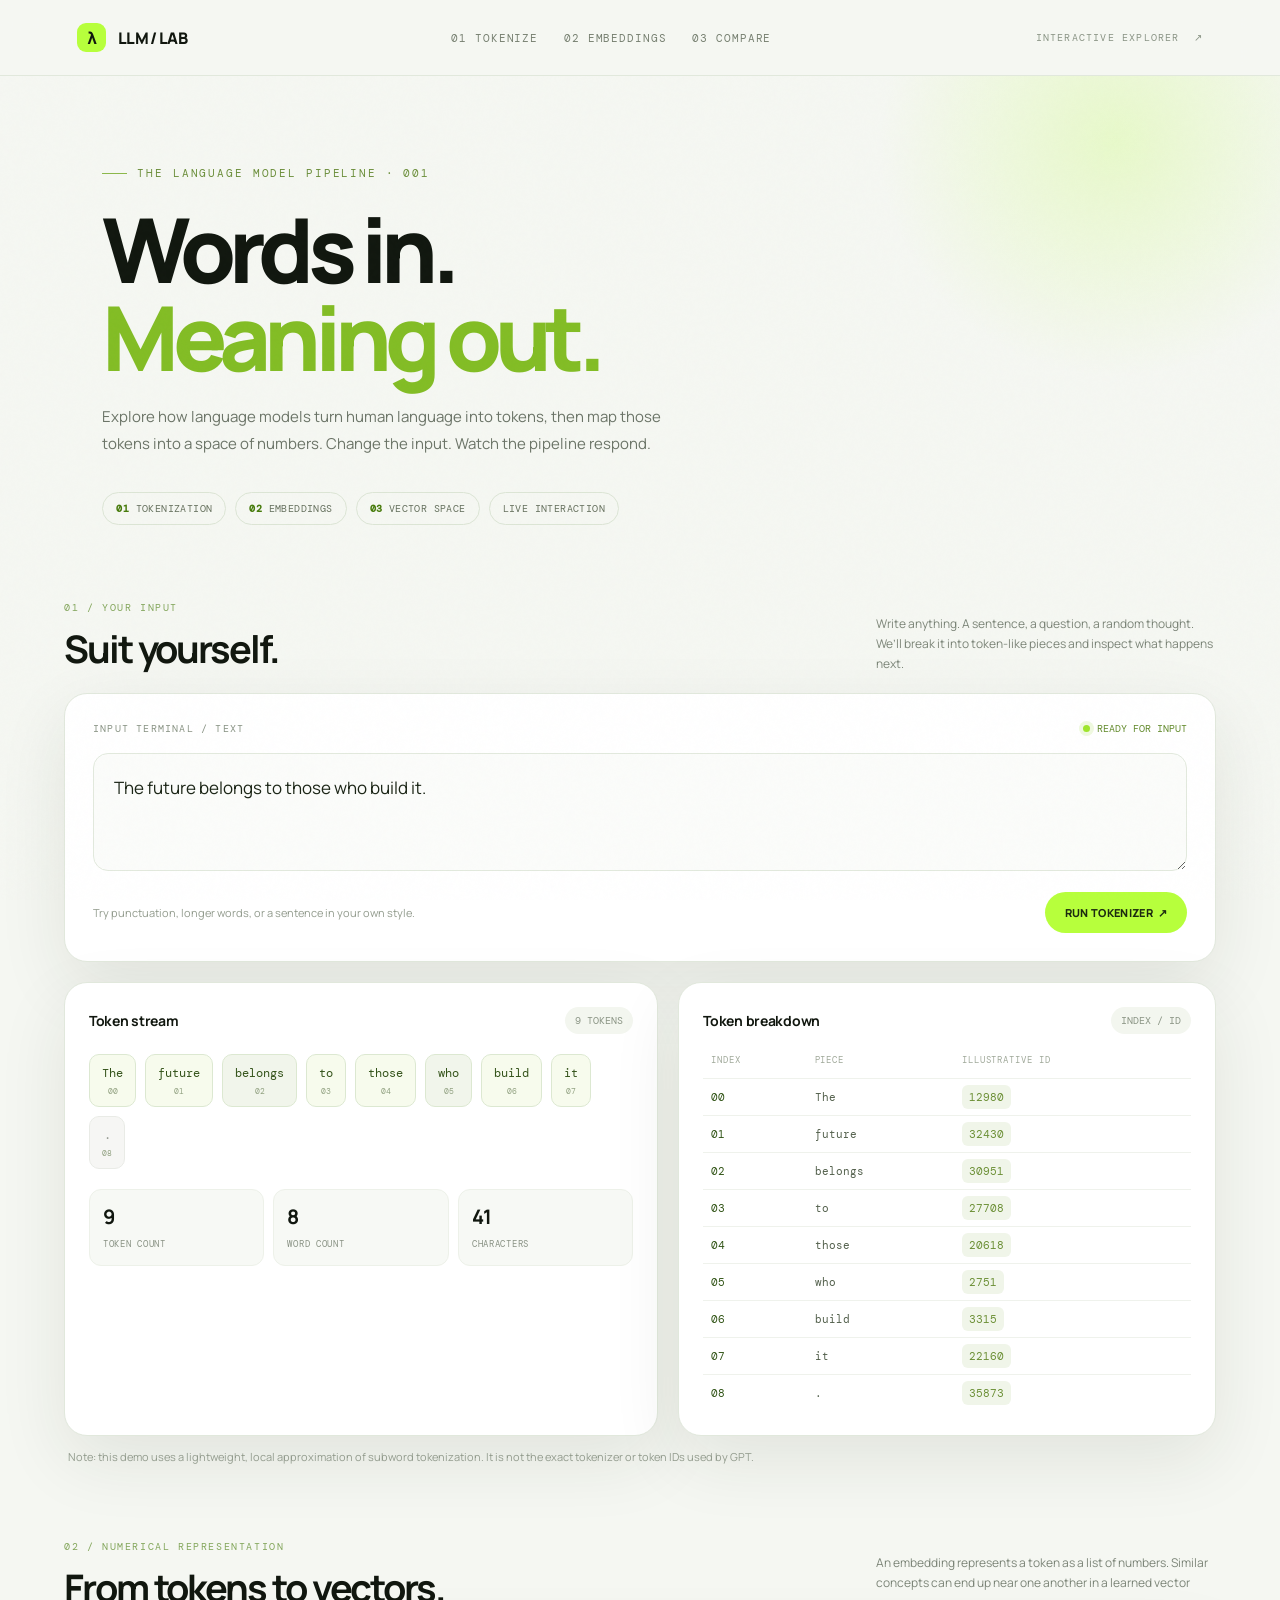
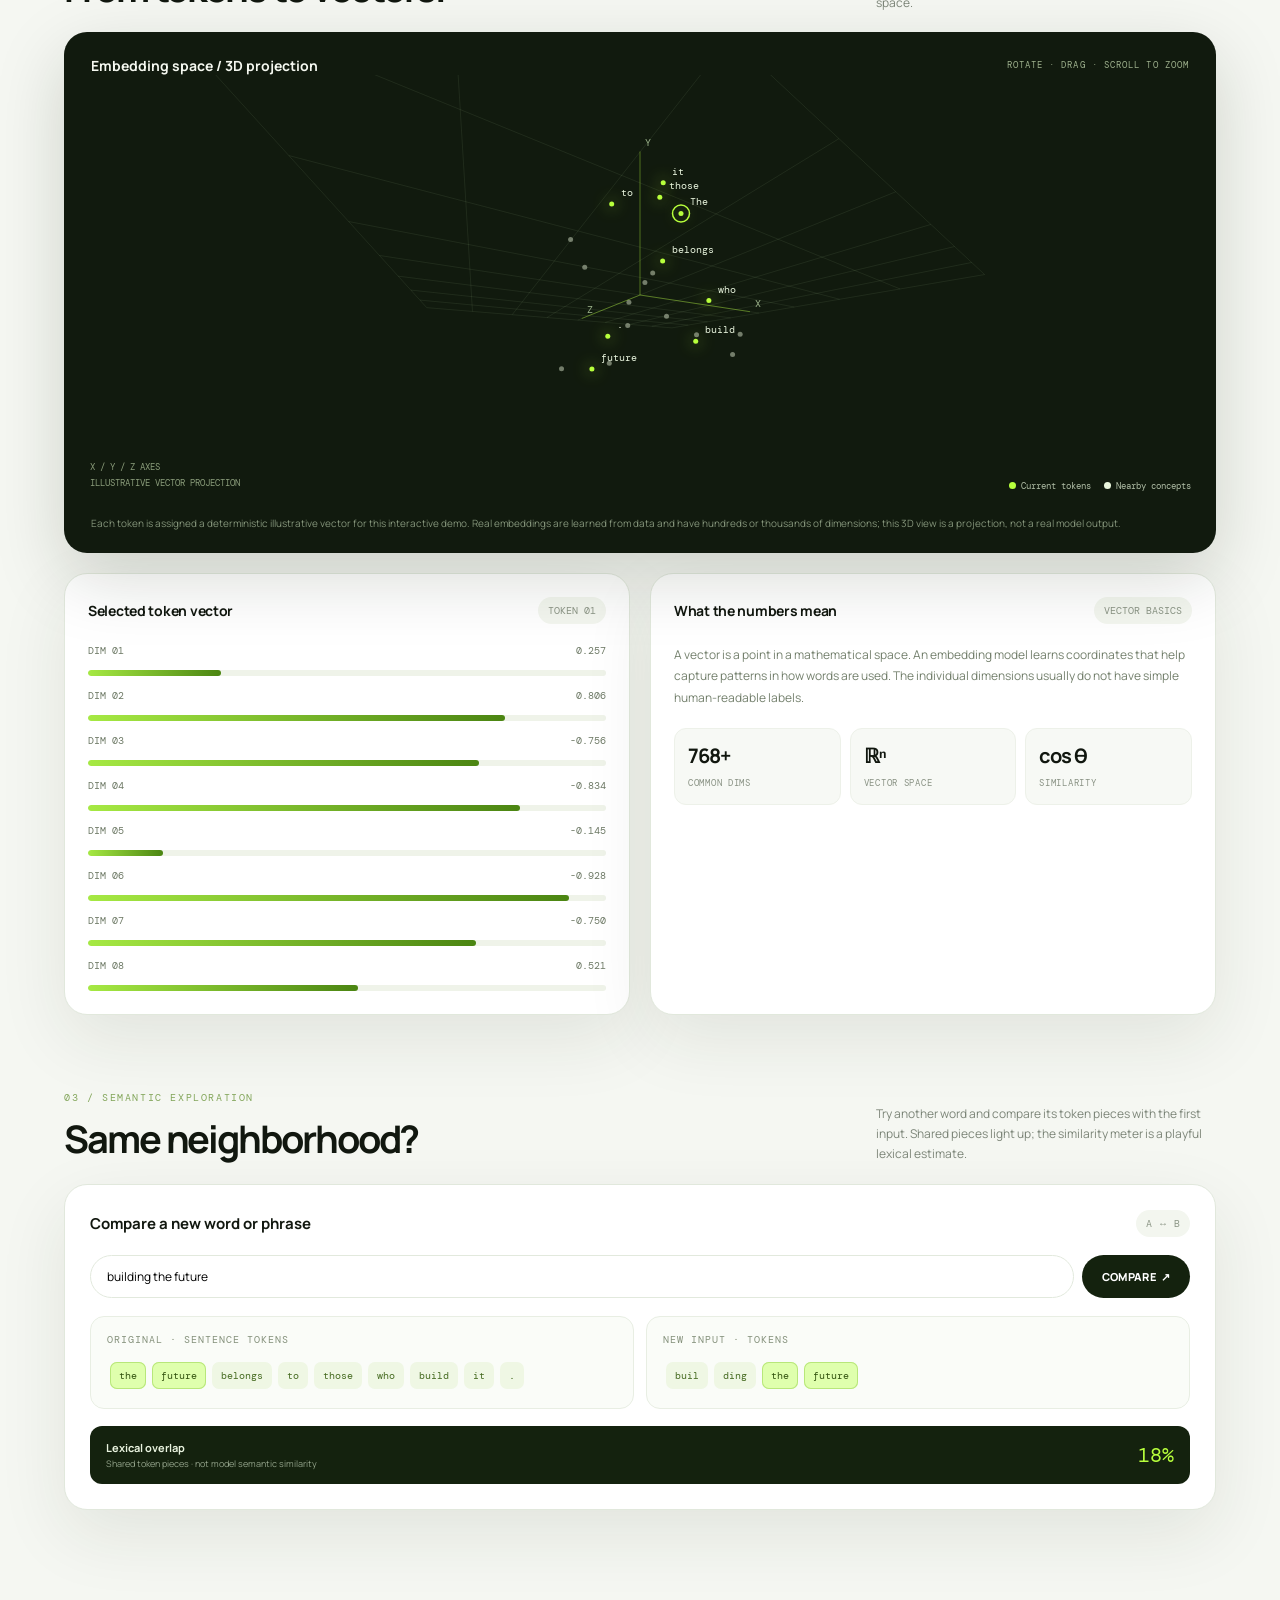
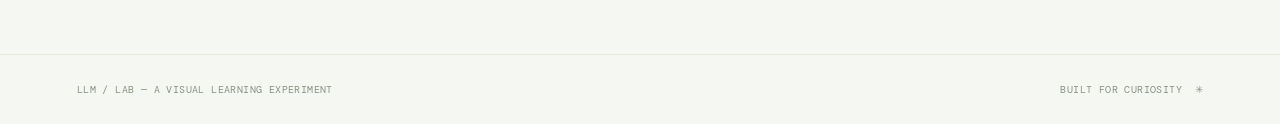
<file: LLM Pipeline Tokenization/index.html>
<!DOCTYPE html>
<html lang="en">
<head>
<meta charset="UTF-8">
<meta name="viewport" content="width=device-width, initial-scale=1.0">
<meta name="theme-color" content="#f5f7f2">
<title>LLM Pipeline — Tokenization</title>
<style>
@import url('https://fonts.googleapis.com/css2?family=DM+Mono:wght@400;500&family=Manrope:wght@400;500;600;700;800&display=swap');
:root{--ink:#11170f;--muted:#70796d;--paper:#f5f7f2;--white:#fff;--green:#b7ff3c;--deep:#14220e;--line:#e1e8dc;--soft:#edf3e7;--shadow:0 24px 70px rgba(28,48,18,.09)}
*{box-sizing:border-box}html{scroll-behavior:smooth}body{margin:0;background:var(--paper);color:var(--ink);font-family:Manrope, sans-serif;overflow-x:hidden}
button,input,textarea{font:inherit}button{cursor:pointer}
.noise{position:fixed;inset:0;pointer-events:none;opacity:.12;z-index:5;background-image:url("data:image/svg+xml,%3Csvg viewBox='0 0 180 180' xmlns='http://www.w3.org/2000/svg'%3E%3Cfilter id='n'%3E%3CfeTurbulence type='fractalNoise' baseFrequency='.9' numOctaves='3' stitchTiles='stitch'/%3E%3C/filter%3E%3Crect width='100%25' height='100%25' filter='url(%23n)' opacity='.13'/%3E%3C/svg%3E")}
header{height:76px;display:flex;align-items:center;justify-content:space-between;padding:0 6vw;border-bottom:1px solid var(--line);background:rgba(245,247,242,.85);backdrop-filter:blur(16px);position:sticky;top:0;z-index:10}
.brand{display:flex;align-items:center;gap:12px;font-weight:800;letter-spacing:-.04em}.mark{width:29px;height:29px;background:var(--green);border-radius:9px;display:grid;place-items:center;font-size:17px}
.nav{display:flex;gap:26px;font:11px 'DM Mono';color:#778071;letter-spacing:.08em}.nav a{color:inherit;text-decoration:none}.nav a:hover{color:#4b8c00}
.hero{padding:90px 8vw 76px;position:relative;overflow:hidden}.hero:after{content:"";position:absolute;width:490px;height:490px;border-radius:50%;background:radial-gradient(circle,rgba(183,255,60,.22),transparent 68%);right:-80px;top:-180px;pointer-events:none}
.eyebrow{font:11px 'DM Mono';letter-spacing:.17em;text-transform:uppercase;color:#6c8f3b;display:flex;align-items:center;gap:10px}.eyebrow:before{content:"";width:25px;height:1px;background:#8cb84a}
h1{font-size:clamp(48px,7vw,94px);line-height:.98;letter-spacing:-.075em;margin:25px 0 22px;font-weight:800;max-width:900px}h1 span{color:#83bd25}.hero p{max-width:580px;color:#6b7467;line-height:1.8;font-size:15px}
.hero-meta{display:flex;gap:9px;margin-top:35px;flex-wrap:wrap}.pill{border:1px solid #dce5d5;padding:9px 13px;border-radius:100px;font:10px 'DM Mono';color:#66715e;letter-spacing:.04em}.pill b{color:#477b0b}
main{max-width:1320px;margin:auto;padding:0 5vw 110px}.section{margin:0 0 34px}.section-head{display:flex;align-items:flex-end;justify-content:space-between;gap:20px;margin-bottom:19px}.section-kicker{font:10px 'DM Mono';letter-spacing:.16em;color:#83a65b;text-transform:uppercase}.section h2{font-size:clamp(26px,3vw,38px);letter-spacing:-.055em;margin:8px 0 0}.section-desc{font-size:12px;color:#7c8578;max-width:340px;line-height:1.65}
.panel{background:var(--white);border:1px solid var(--line);border-radius:23px;box-shadow:var(--shadow);overflow:hidden}.input-panel{padding:28px}
.panel-top{display:flex;justify-content:space-between;align-items:center;margin-bottom:18px}.micro{font:10px 'DM Mono';letter-spacing:.12em;color:#8a9485;text-transform:uppercase}.live{display:flex;align-items:center;gap:7px;font:10px 'DM Mono';color:#638b2c}.live i{width:7px;height:7px;background:#9fe52d;border-radius:50%;box-shadow:0 0 0 4px #eff9df}
textarea{width:100%;min-height:118px;resize:vertical;border:1px solid #e2e9dd;border-radius:15px;background:#fbfcfa;padding:20px;color:#1b2516;font-size:17px;line-height:1.7;outline:none;transition:.2s}textarea:focus,input:focus{border-color:#a9df54;box-shadow:0 0 0 4px rgba(183,255,60,.15)}.input-actions{display:flex;align-items:center;justify-content:space-between;margin-top:16px;gap:12px;flex-wrap:wrap}.hint{font-size:11px;color:#929b8d}.btn{border:0;border-radius:100px;background:var(--deep);color:white;padding:13px 20px;font-size:11px;font-weight:800;letter-spacing:.03em;transition:.2s}.btn:hover{transform:translateY(-2px);background:#263d18}.btn.green{background:var(--green);color:#1c2b10}.btn.green:hover{background:#a9f02d}
.output-grid{display:grid;grid-template-columns:1.05fr .95fr;gap:20px;margin-top:20px}.subpanel{padding:24px;min-height:245px}.subhead{display:flex;align-items:center;justify-content:space-between;margin-bottom:20px}.subhead h3{font-size:14px;letter-spacing:-.02em;margin:0}.count{font:10px 'DM Mono';color:#8b9585;background:#f3f6ef;border-radius:30px;padding:7px 10px}
.tokens{display:flex;gap:9px;flex-wrap:wrap;align-content:flex-start}.token{border:1px solid #dce8d1;background:#f7fbed;padding:10px 12px;border-radius:10px;font:12px 'DM Mono';color:#34531a;position:relative;animation:pop .3s both}.token:nth-child(3n){background:#f1f5eb}.token small{display:block;font-size:8px;color:#91a181;margin-top:5px}.token.punct{background:#f6f6f4;color:#92978e;border-color:#e9ebe6}
@keyframes pop{from{opacity:0;transform:translateY(8px) scale(.95)}to{opacity:1;transform:none}}
.empty{font-size:12px;color:#a0a89a;line-height:1.7}.metric-row{display:grid;grid-template-columns:repeat(3,1fr);gap:9px;margin-top:20px}.metric{background:#f7f9f5;border:1px solid #edf1e9;border-radius:12px;padding:13px}.metric strong{display:block;font-size:20px;letter-spacing:-.05em}.metric span{font:9px 'DM Mono';color:#899284;text-transform:uppercase;letter-spacing:.08em}
.token-table{width:100%;border-collapse:collapse;font:11px 'DM Mono'}.token-table th{text-align:left;color:#a0a99a;font-weight:400;font-size:9px;text-transform:uppercase;letter-spacing:.1em;padding:0 8px 12px}.token-table td{padding:11px 8px;border-top:1px solid #eff2ec;color:#53604c}.token-table td:first-child{color:#315416}.idtag{background:#f0f5e9;padding:5px 7px;border-radius:6px;color:#6b8f35}
.dark-stage{background:#111a0e;color:#f5f8f0;border-radius:23px;overflow:hidden;position:relative;box-shadow:0 24px 70px rgba(16,32,10,.17)}.stage-top{padding:24px 27px 0;display:flex;justify-content:space-between;align-items:center;position:relative;z-index:2}.stage-top h3{font-size:14px;margin:0}.stage-top span{font:9px 'DM Mono';color:#9eb18d;letter-spacing:.12em}.stage-wrap{height:440px;position:relative}.stage-wrap canvas{width:100%;height:100%;display:block}.stage-overlay{position:absolute;left:26px;bottom:23px;font:9px 'DM Mono';color:#8b9d7b;line-height:1.8;pointer-events:none}.legend{position:absolute;right:25px;bottom:23px;display:flex;gap:13px;font:9px 'DM Mono';color:#b1bea7}.legend i{display:inline-block;width:7px;height:7px;border-radius:50%;margin-right:5px}.stage-note{padding:0 27px 22px;font-size:10px;color:#84947a;line-height:1.6}
.embedding-grid{display:grid;grid-template-columns:1fr 1fr;gap:20px;margin-top:20px}.vector-card{padding:23px}.vector-row{display:flex;justify-content:space-between;align-items:center;margin:13px 0;font:10px 'DM Mono';color:#6d7965}.bar{height:6px;background:#eff3e9;border-radius:20px;overflow:hidden;margin-top:7px}.bar i{height:100%;display:block;background:linear-gradient(90deg,#a6e943,#4b8512);border-radius:20px}.compare-panel{padding:25px;margin-top:20px}.compare-top{display:flex;justify-content:space-between;gap:15px;align-items:center}.compare-top h3{font-size:15px;margin:0}.compare-input{display:flex;gap:8px;margin:18px 0}.compare-input input{flex:1;min-width:0;border:1px solid #e2e9dd;border-radius:100px;padding:12px 16px;outline:none;font-size:12px}.compare-results{display:grid;grid-template-columns:1fr 1fr;gap:12px}.compare-box{border:1px solid #e8eee3;background:#fafcf8;border-radius:14px;padding:16px}.compare-box h4{font:10px 'DM Mono';color:#85917c;letter-spacing:.1em;text-transform:uppercase;margin:0 0 13px}.compare-chip{display:inline-block;padding:7px 9px;margin:3px;border-radius:7px;background:#eff7e4;color:#456a20;font:10px 'DM Mono'}.compare-chip.match{background:#dfffad;color:#31520d;box-shadow:inset 0 0 0 1px #b8e77a}.similarity{margin-top:17px;padding:14px 16px;background:#14220e;border-radius:12px;color:#e9f3df;display:flex;align-items:center;justify-content:space-between;font-size:11px}.similarity strong{color:var(--green);font:20px 'DM Mono'}
footer{padding:28px 6vw;border-top:1px solid var(--line);display:flex;justify-content:space-between;gap:20px;color:#899284;font:10px 'DM Mono';letter-spacing:.04em}
@media(max-width:800px){.nav{display:none}.hero{padding:65px 7vw}.output-grid,.embedding-grid{grid-template-columns:1fr}.section-head{display:block}.section-desc{margin-top:10px}.stage-wrap{height:350px}.input-panel{padding:19px}.compare-results{grid-template-columns:1fr}}
@media(max-width:480px){header{padding:0 5vw}.hero{padding:54px 6vw}.hero-meta{gap:6px}.pill{font-size:8px}.metric-row{gap:5px}.metric{padding:10px}.metric strong{font-size:17px}.stage-wrap{height:300px}.compare-input{flex-direction:column}.compare-input .btn{width:100%}footer{display:block;line-height:2}}
</style>
</head>
<body>
<div class="noise"></div>
<header><div class="brand"><div class="mark">λ</div> LLM / LAB</div><nav class="nav"><a href="#tokenize">01 TOKENIZE</a><a href="#embedding">02 EMBEDDINGS</a><a href="#compare">03 COMPARE</a></nav><div class="micro">INTERACTIVE EXPLORER&nbsp; ↗</div></header>
<section class="hero">
 <div class="eyebrow">THE LANGUAGE MODEL PIPELINE · 001</div>
 <h1>Words in.<br><span>Meaning out.</span></h1>
 <p>Explore how language models turn human language into tokens, then map those tokens into a space of numbers. Change the input. Watch the pipeline respond.</p>
 <div class="hero-meta"><div class="pill"><b>01</b> TOKENIZATION</div><div class="pill"><b>02</b> EMBEDDINGS</div><div class="pill"><b>03</b> VECTOR SPACE</div><div class="pill">LIVE INTERACTION</div></div>
</section>
<main>
<section class="section" id="tokenize">
 <div class="section-head"><div><div class="section-kicker">01 / YOUR INPUT</div><h2>Suit yourself.</h2></div><div class="section-desc">Write anything. A sentence, a question, a random thought. We’ll break it into token-like pieces and inspect what happens next.</div></div>
 <div class="panel input-panel">
  <div class="panel-top"><span class="micro">INPUT TERMINAL / TEXT</span><span class="live"><i></i> READY FOR INPUT</span></div>
  <textarea id="sentence" spellcheck="false">The future belongs to those who build it.</textarea>
  <div class="input-actions"><span class="hint">Try punctuation, longer words, or a sentence in your own style.</span><button class="btn green" id="run">RUN TOKENIZER&nbsp; ↗</button></div>
 </div>
 <div class="output-grid">
  <div class="panel subpanel"><div class="subhead"><h3>Token stream</h3><span class="count" id="tokenCount">0 TOKENS</span></div><div class="tokens" id="tokens"></div><div class="metric-row"><div class="metric"><strong id="mTokens">—</strong><span>Token count</span></div><div class="metric"><strong id="mWords">—</strong><span>Word count</span></div><div class="metric"><strong id="mChars">—</strong><span>Characters</span></div></div></div>
  <div class="panel subpanel"><div class="subhead"><h3>Token breakdown</h3><span class="count">INDEX / ID</span></div><div style="overflow:auto"><table class="token-table"><thead><tr><th>Index</th><th>Piece</th><th>Illustrative ID</th></tr></thead><tbody id="tokenRows"></tbody></table></div></div>
 </div>
 <p class="hint" style="margin:13px 4px 0">Note: this demo uses a lightweight, local approximation of subword tokenization. It is not the exact tokenizer or token IDs used by GPT.</p>
</section>
<section class="section" id="embedding" style="margin-top:76px">
 <div class="section-head"><div><div class="section-kicker">02 / NUMERICAL REPRESENTATION</div><h2>From tokens to vectors.</h2></div><div class="section-desc">An embedding represents a token as a list of numbers. Similar concepts can end up near one another in a learned vector space.</div></div>
 <div class="dark-stage"><div class="stage-top"><h3>Embedding space / 3D projection</h3><span>ROTATE · DRAG · SCROLL TO ZOOM</span></div><div class="stage-wrap"><canvas id="space"></canvas><div class="stage-overlay">X / Y / Z AXES<br>ILLUSTRATIVE VECTOR PROJECTION</div><div class="legend"><span><i style="background:#b7ff3c"></i>Current tokens</span><span><i style="background:#e9f5dc"></i>Nearby concepts</span></div></div><div class="stage-note">Each token is assigned a deterministic illustrative vector for this interactive demo. Real embeddings are learned from data and have hundreds or thousands of dimensions; this 3D view is a projection, not a real model output.</div></div>
 <div class="embedding-grid"><div class="panel vector-card"><div class="subhead"><h3>Selected token vector</h3><span class="count" id="selectedToken">TOKEN 01</span></div><div id="vectorBars"></div></div><div class="panel vector-card"><div class="subhead"><h3>What the numbers mean</h3><span class="count">VECTOR BASICS</span></div><p style="font-size:12px;color:#74806d;line-height:1.8;margin:0">A vector is a point in a mathematical space. An embedding model learns coordinates that help capture patterns in how words are used. The individual dimensions usually do not have simple human-readable labels.</p><div class="metric-row"><div class="metric"><strong>768+</strong><span>Common dims</span></div><div class="metric"><strong>ℝⁿ</strong><span>Vector space</span></div><div class="metric"><strong>cos θ</strong><span>Similarity</span></div></div></div></div>
</section>
<section class="section" id="compare" style="margin-top:76px">
 <div class="section-head"><div><div class="section-kicker">03 / SEMANTIC EXPLORATION</div><h2>Same neighborhood?</h2></div><div class="section-desc">Try another word and compare its token pieces with the first input. Shared pieces light up; the similarity meter is a playful lexical estimate.</div></div>
 <div class="panel compare-panel"><div class="compare-top"><h3>Compare a new word or phrase</h3><span class="count">A ↔ B</span></div><div class="compare-input"><input id="compareInput" value="building the future" placeholder="Type another word or phrase…"><button class="btn" id="compareBtn">COMPARE&nbsp; ↗</button></div><div class="compare-results"><div class="compare-box"><h4>Original · sentence tokens</h4><div id="compareA"></div></div><div class="compare-box"><h4>New input · tokens</h4><div id="compareB"></div></div></div><div class="similarity"><span><b>Lexical overlap</b><br><span style="color:#93a38a;font-size:9px">Shared token pieces · not model semantic similarity</span></span><strong id="similarity">0%</strong></div></div>
</section>
</main>
<footer><span>LLM / LAB — A VISUAL LEARNING EXPERIMENT</span><span>BUILT FOR CURIOSITY&nbsp; ✳</span></footer>
<script>
const $=s=>document.querySelector(s);
let pieces=[], selected=0, points=[], yaw=.55,pitch=.25,zoom=1,drag=null;
function tokenize(text){
 const raw=text.match(/[A-Za-z]+(?:['’][A-Za-z]+)?|\d+|[^\sA-Za-z\d]/g)||[];
 let out=[];
 raw.forEach(w=>{
  if(/^[A-Za-z]/.test(w)&&w.length>7){let cut=Math.ceil(w.length/2);out.push(w.slice(0,cut),w.slice(cut));}
  else if(/^[A-Za-z]/.test(w)&&w.length>11){out.push(w.slice(0,4),w.slice(4));}
  else out.push(w);
 });
 return out;
}
function hash(s){let h=2166136261;for(let i=0;i<s.length;i++){h^=s.charCodeAt(i);h=Math.imul(h,16777619)}return h>>>0}
function vector(s){let h=hash(s.toLowerCase()),a=[];for(let i=0;i<8;i++){h=(Math.imul(h,1664525)+1013904223)>>>0;a.push((h/4294967295)*2-1)}return a}
function tokenId(s){return (hash(s.toLowerCase())%49000)+1000}
function render(){
 const text=$('#sentence').value;pieces=tokenize(text);if(selected>=pieces.length)selected=0;
 $('#tokens').innerHTML=pieces.length?pieces.map((p,i)=>`<button class="token ${/^[^A-Za-z0-9]/.test(p)?'punct':''}" data-i="${i}" style="animation-delay:${i*25}ms">${esc(p)}<small>${String(i).padStart(2,'0')}</small></button>`).join(''):'<span class="empty">Your token stream will appear here.</span>';
 document.querySelectorAll('.token').forEach(b=>b.addEventListener('click',()=>{selected=+b.dataset.i;renderVector();draw()}));
 $('#tokenCount').textContent=pieces.length+' TOKENS';$('#mTokens').textContent=pieces.length;$('#mWords').textContent=(text.trim().match(/\S+/g)||[]).length;$('#mChars').textContent=text.length;
 $('#tokenRows').innerHTML=pieces.map((p,i)=>`<tr><td>${String(i).padStart(2,'0')}</td><td>${esc(p)}</td><td><span class="idtag">${tokenId(p)}</span></td></tr>`).join('')||'<tr><td colspan="3">Waiting for input…</td></tr>';
 renderVector();renderCompare();draw();
}
function renderVector(){
 let p=pieces[selected]||'—',v=vector(p);$('#selectedToken').textContent='TOKEN '+String(selected+1).padStart(2,'0');
 $('#vectorBars').innerHTML=v.map((n,i)=>`<div class="vector-row"><span>DIM ${String(i+1).padStart(2,'0')}</span><span>${n.toFixed(3)}</span></div><div class="bar"><i style="width:${Math.abs(n)*100}%"></i></div>`).join('');
}
function renderCompare(){
 const a=pieces.map(x=>x.toLowerCase()),b=tokenize($('#compareInput').value).map(x=>x.toLowerCase()),set=new Set(a),matches=new Set(b.filter(x=>set.has(x)));
 $('#compareA').innerHTML=a.map(x=>`<span class="compare-chip ${matches.has(x)?'match':''}">${esc(x)}</span>`).join('')||'<span class="empty">No original tokens yet.</span>';
 $('#compareB').innerHTML=b.map(x=>`<span class="compare-chip ${set.has(x)?'match':''}">${esc(x)}</span>`).join('')||'<span class="empty">Type something to compare.</span>';
 let unique=new Set([...a,...b]),score=unique.size?Math.round(matches.size/unique.size*100):0;$('#similarity').textContent=score+'%';
}
function esc(s){return s.replace(/[&<>"']/g,c=>({'&':'&amp;','<':'&lt;','>':'&gt;','"':'&quot;',"'":'&#39;'}[c]))}
$('#run').onclick=render;$('#sentence').addEventListener('input',render);$('#compareBtn').onclick=renderCompare;$('#compareInput').addEventListener('keydown',e=>{if(e.key==='Enter')renderCompare()});
const canvas=$('#space'),ctx=canvas.getContext('2d');
function resize(){let r=canvas.getBoundingClientRect(),d=Math.min(devicePixelRatio||1,2);canvas.width=r.width*d;canvas.height=r.height*d;ctx.setTransform(d,0,0,d,0,0);draw()}
function project(v,w,h){let x=v[0]*1.4,y=v[1]*1.4,z=v[2]*1.4;let cy=Math.cos(yaw),sy=Math.sin(yaw),cp=Math.cos(pitch),sp=Math.sin(pitch);let x1=x*cy-z*sy,z1=x*sy+z*cy,y1=y*cp-z1*sp,z2=y*sp+z1*cp;let f=260*zoom/(3.8+z2);return [w/2+x1*f,h/2-y1*f,f]}
function draw(){
 if(!ctx)return;let r=canvas.getBoundingClientRect(),w=r.width,h=r.height;ctx.clearRect(0,0,w,h);
 // soft grid and axes
 ctx.lineWidth=1;ctx.strokeStyle='rgba(190,220,170,.09)';
 for(let i=-4;i<=4;i++){let a=project([i/2,0,-2],w,h),b=project([i/2,0,2],w,h),c=project([-2,0,i/2],w,h),d=project([2,0,i/2],w,h);ctx.beginPath();ctx.moveTo(...a.slice(0,2));ctx.lineTo(...b.slice(0,2));ctx.stroke();ctx.beginPath();ctx.moveTo(...c.slice(0,2));ctx.lineTo(...d.slice(0,2));ctx.stroke()}
 const axes=[[[0,0,0],[1.8,0,0],'X'],[[0,0,0],[0,1.8,0],'Y'],[[0,0,0],[0,0,1.8],'Z']];
 axes.forEach(([a,b,l])=>{let p=project(a,w,h),q=project(b,w,h);ctx.strokeStyle='rgba(183,255,60,.38)';ctx.beginPath();ctx.moveTo(...p.slice(0,2));ctx.lineTo(...q.slice(0,2));ctx.stroke();ctx.fillStyle='#9bb28a';ctx.font='10px DM Mono';ctx.fillText(l,q[0]+5,q[1]-5)});
 let all=pieces.map((p,i)=>({p,i,v:vector(p)}));let nearby=['language','model','meaning','data','neural','learning','vector','word','context','future','idea','computer'].map((p,i)=>({p,i,v:vector(p),near:true}));
 // Keep related points in a loose central cloud for a readable teaching visualization.
 nearby.forEach((o,i)=>{o.v=o.v.map((n,j)=>n*.8+Math.sin(i*2+j)*.16)});
 all=all.map(o=>({...o,v:o.v.map((n,j)=>n*.8+Math.sin(o.i*2+j)*.16)}));
 let items=[...nearby,...all].map(o=>({...o,pt:project(o.v,w,h)})).sort((a,b)=>a.pt[2]-b.pt[2]);
 items.forEach(o=>{let [x,y,f]=o.pt,rad=Math.max(2.5,Math.min(7,f*.025));ctx.beginPath();ctx.arc(x,y,rad,0,Math.PI*2);ctx.fillStyle=o.near?'rgba(235,247,220,.45)':'#b7ff3c';ctx.shadowBlur=o.near?0:16;ctx.shadowColor='#b7ff3c';ctx.fill();ctx.shadowBlur=0;
 if(!o.near){ctx.fillStyle='#eaf6df';ctx.font='10px DM Mono';ctx.fillText(o.p.slice(0,12),x+9,y-8);if(o.i===selected){ctx.strokeStyle='#b7ff3c';ctx.lineWidth=1.5;ctx.beginPath();ctx.arc(x,y,rad+6,0,Math.PI*2);ctx.stroke()}}
 });
}
canvas.addEventListener('pointerdown',e=>{drag=[e.clientX,e.clientY];canvas.setPointerCapture(e.pointerId)});canvas.addEventListener('pointermove',e=>{if(!drag)return;let dx=e.clientX-drag[0],dy=e.clientY-drag[1];yaw+=dx*.008;pitch=Math.max(-1.2,Math.min(1.2,pitch+dy*.008));drag=[e.clientX,e.clientY];draw()});canvas.addEventListener('pointerup',()=>drag=null);canvas.addEventListener('wheel',e=>{e.preventDefault();zoom=Math.max(.65,Math.min(1.8,zoom+(e.deltaY<0?.08:-.08)));draw()},{passive:false});
window.addEventListener('resize',resize);render();resize();
</script>
</body></html>
</file>
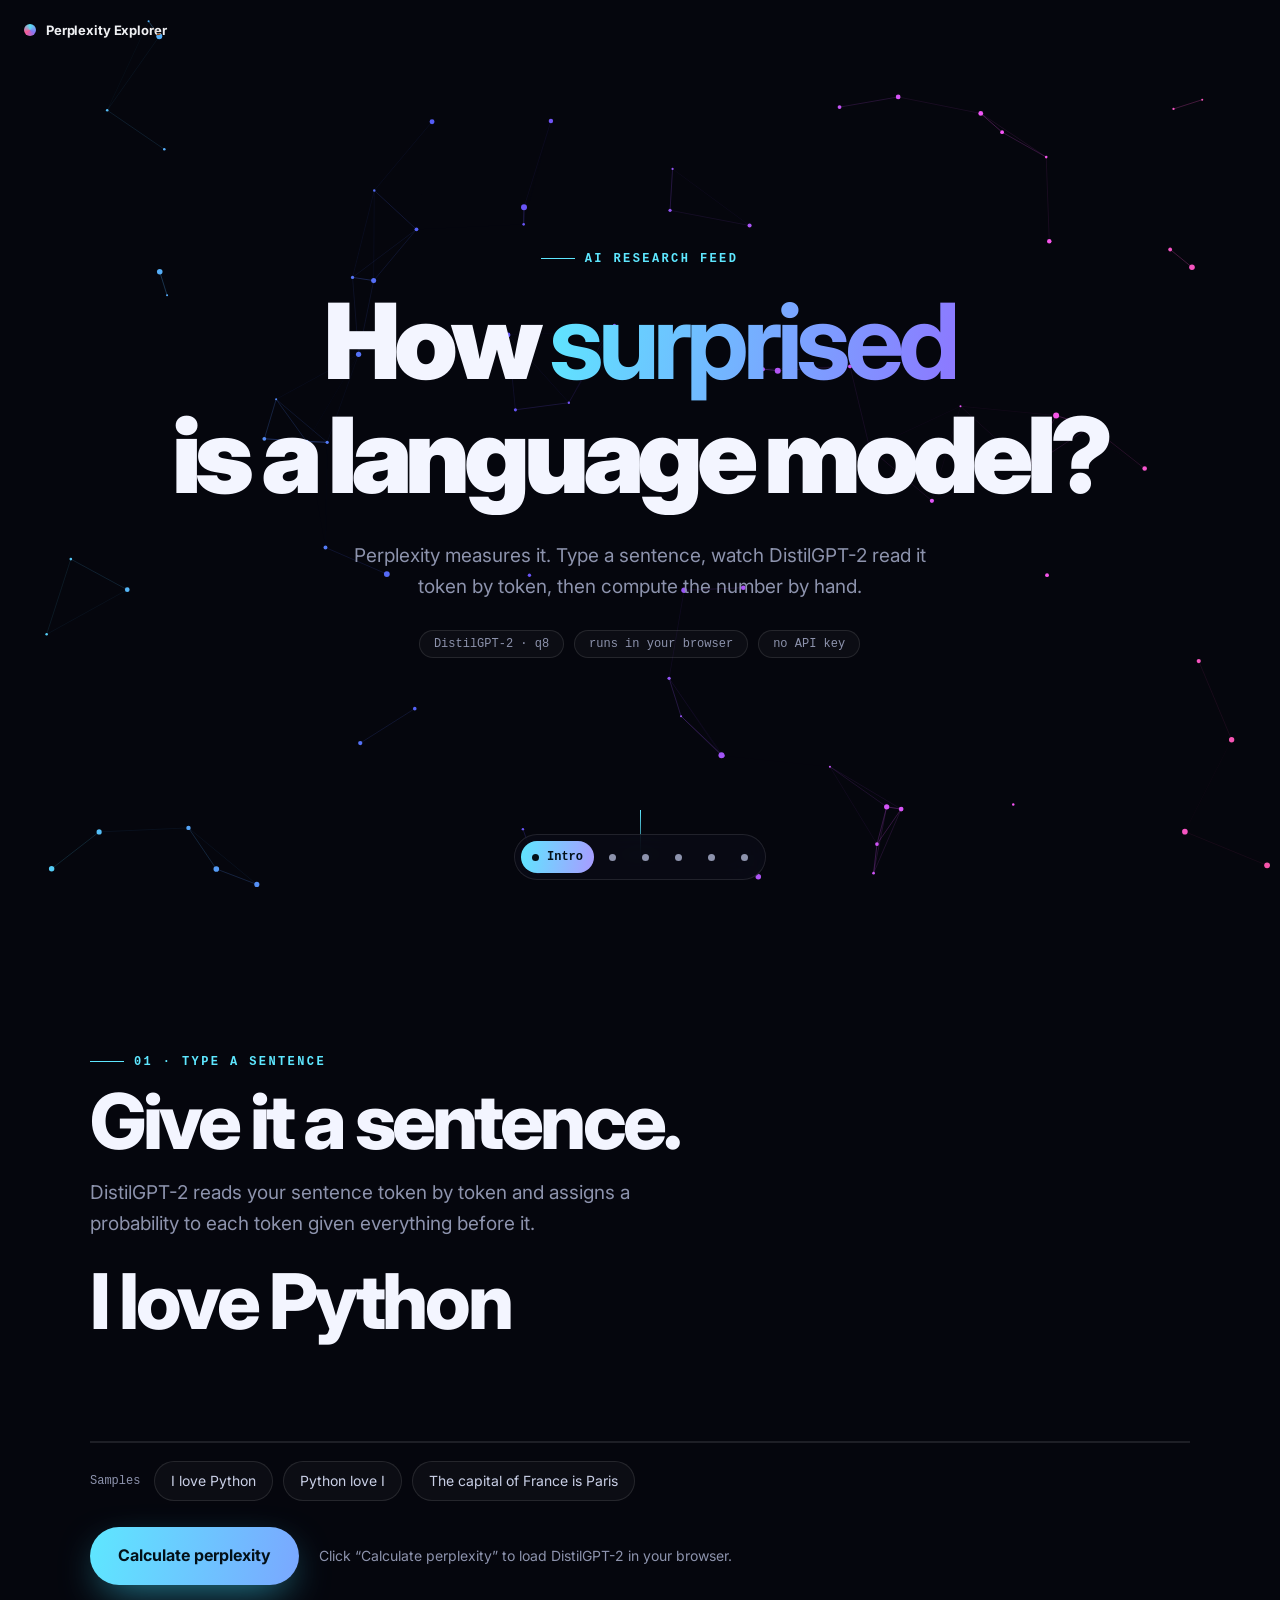
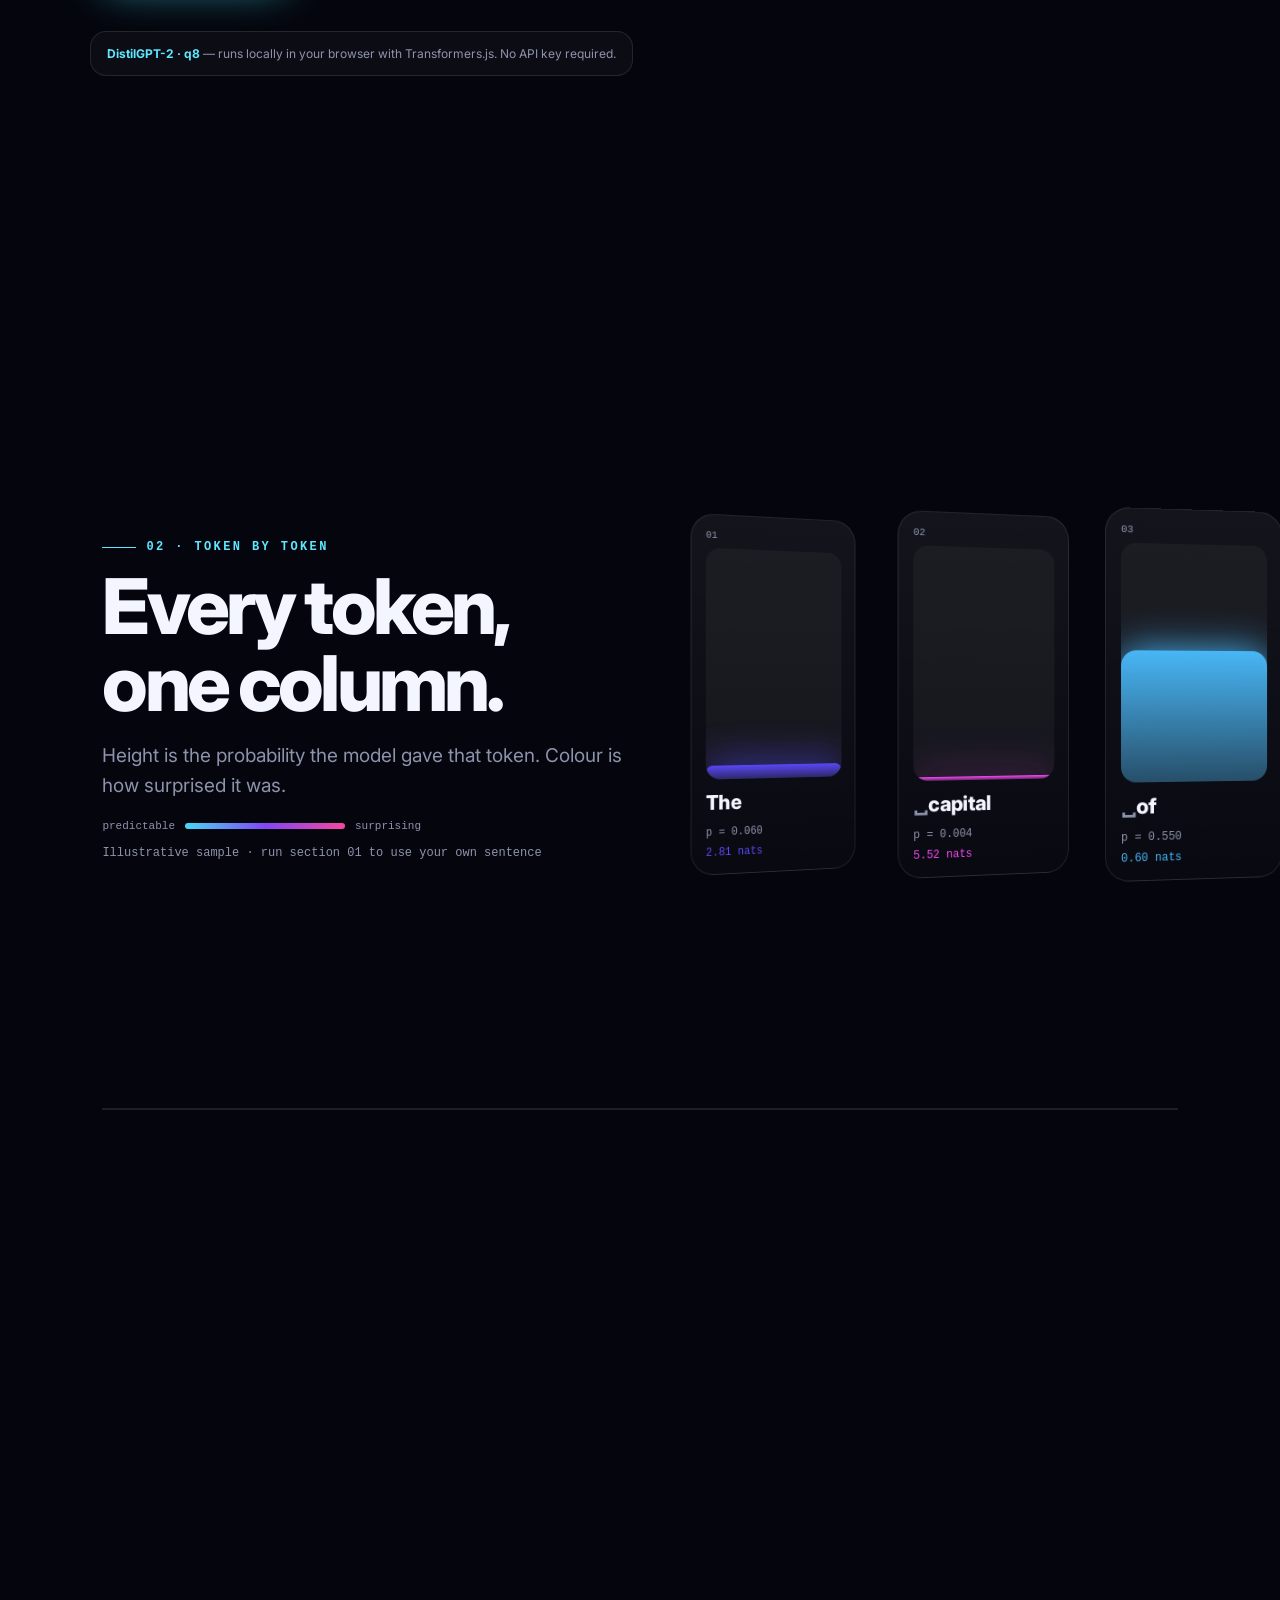
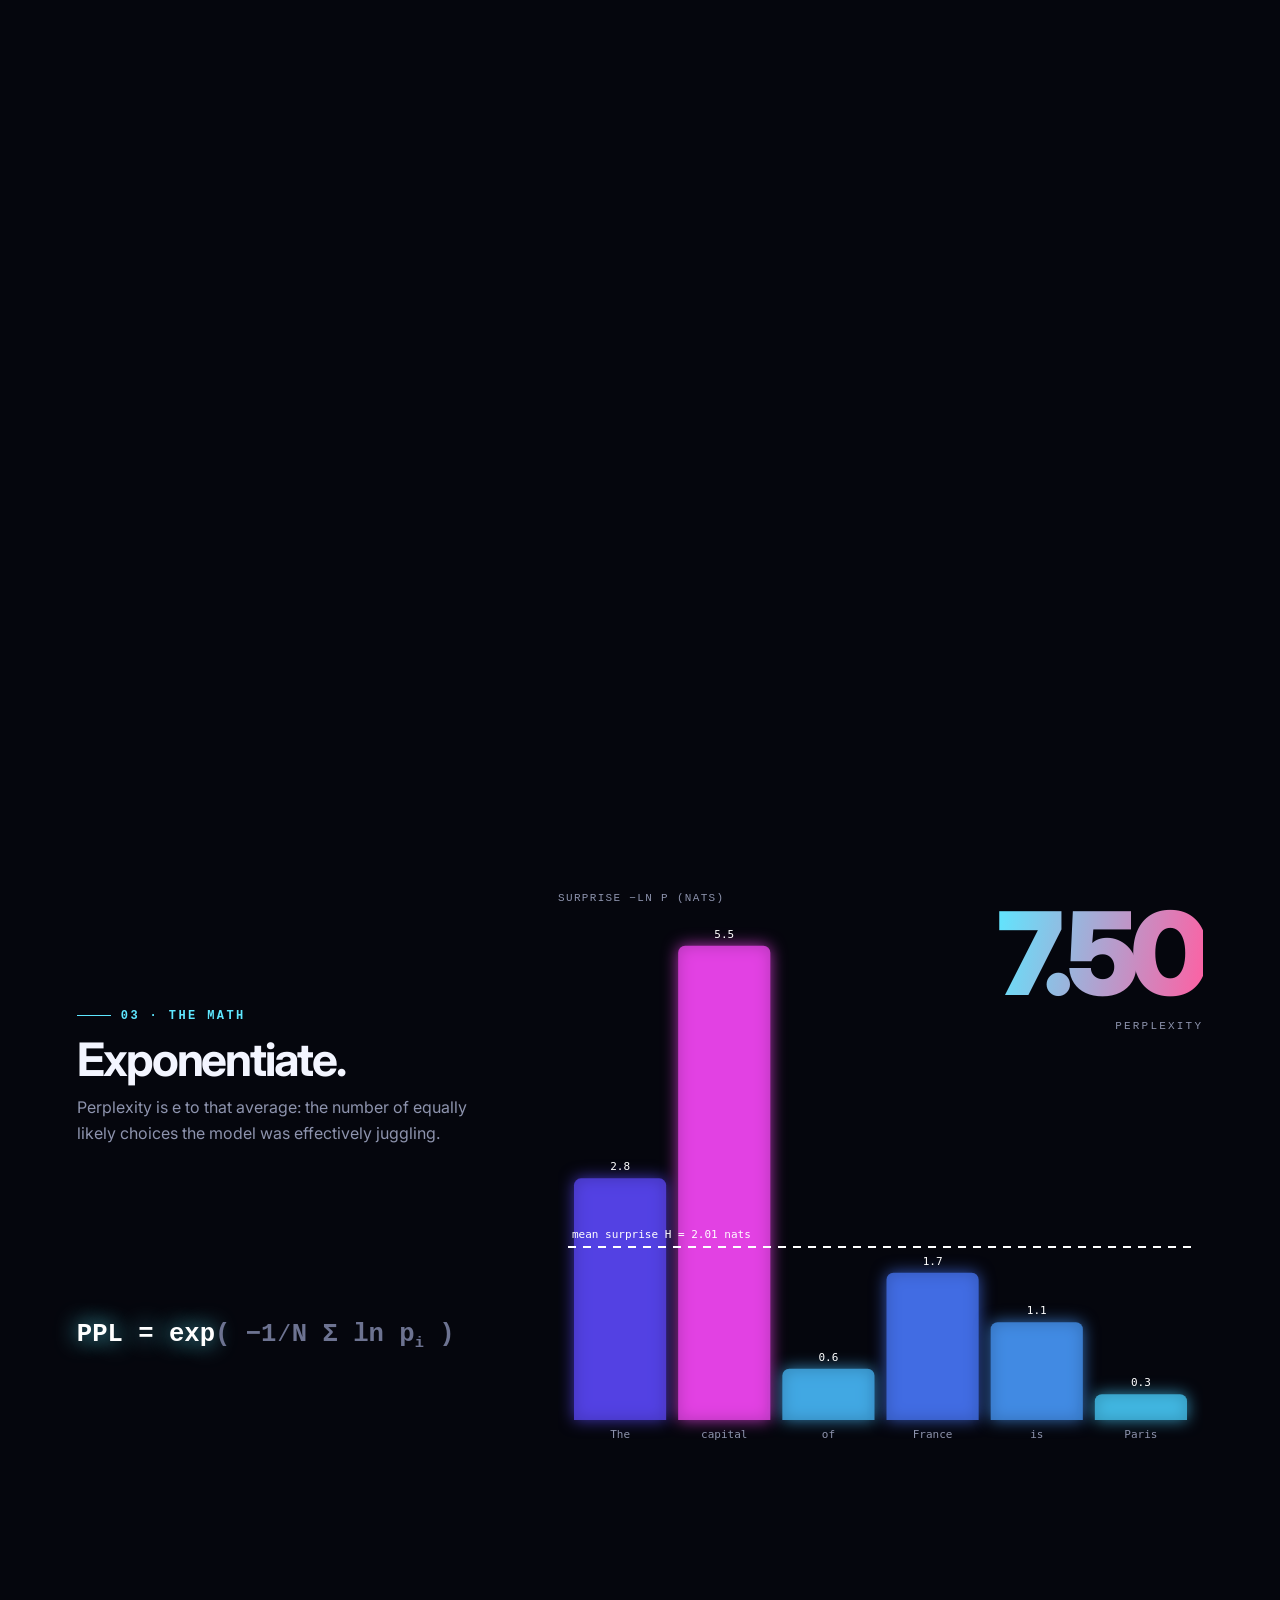
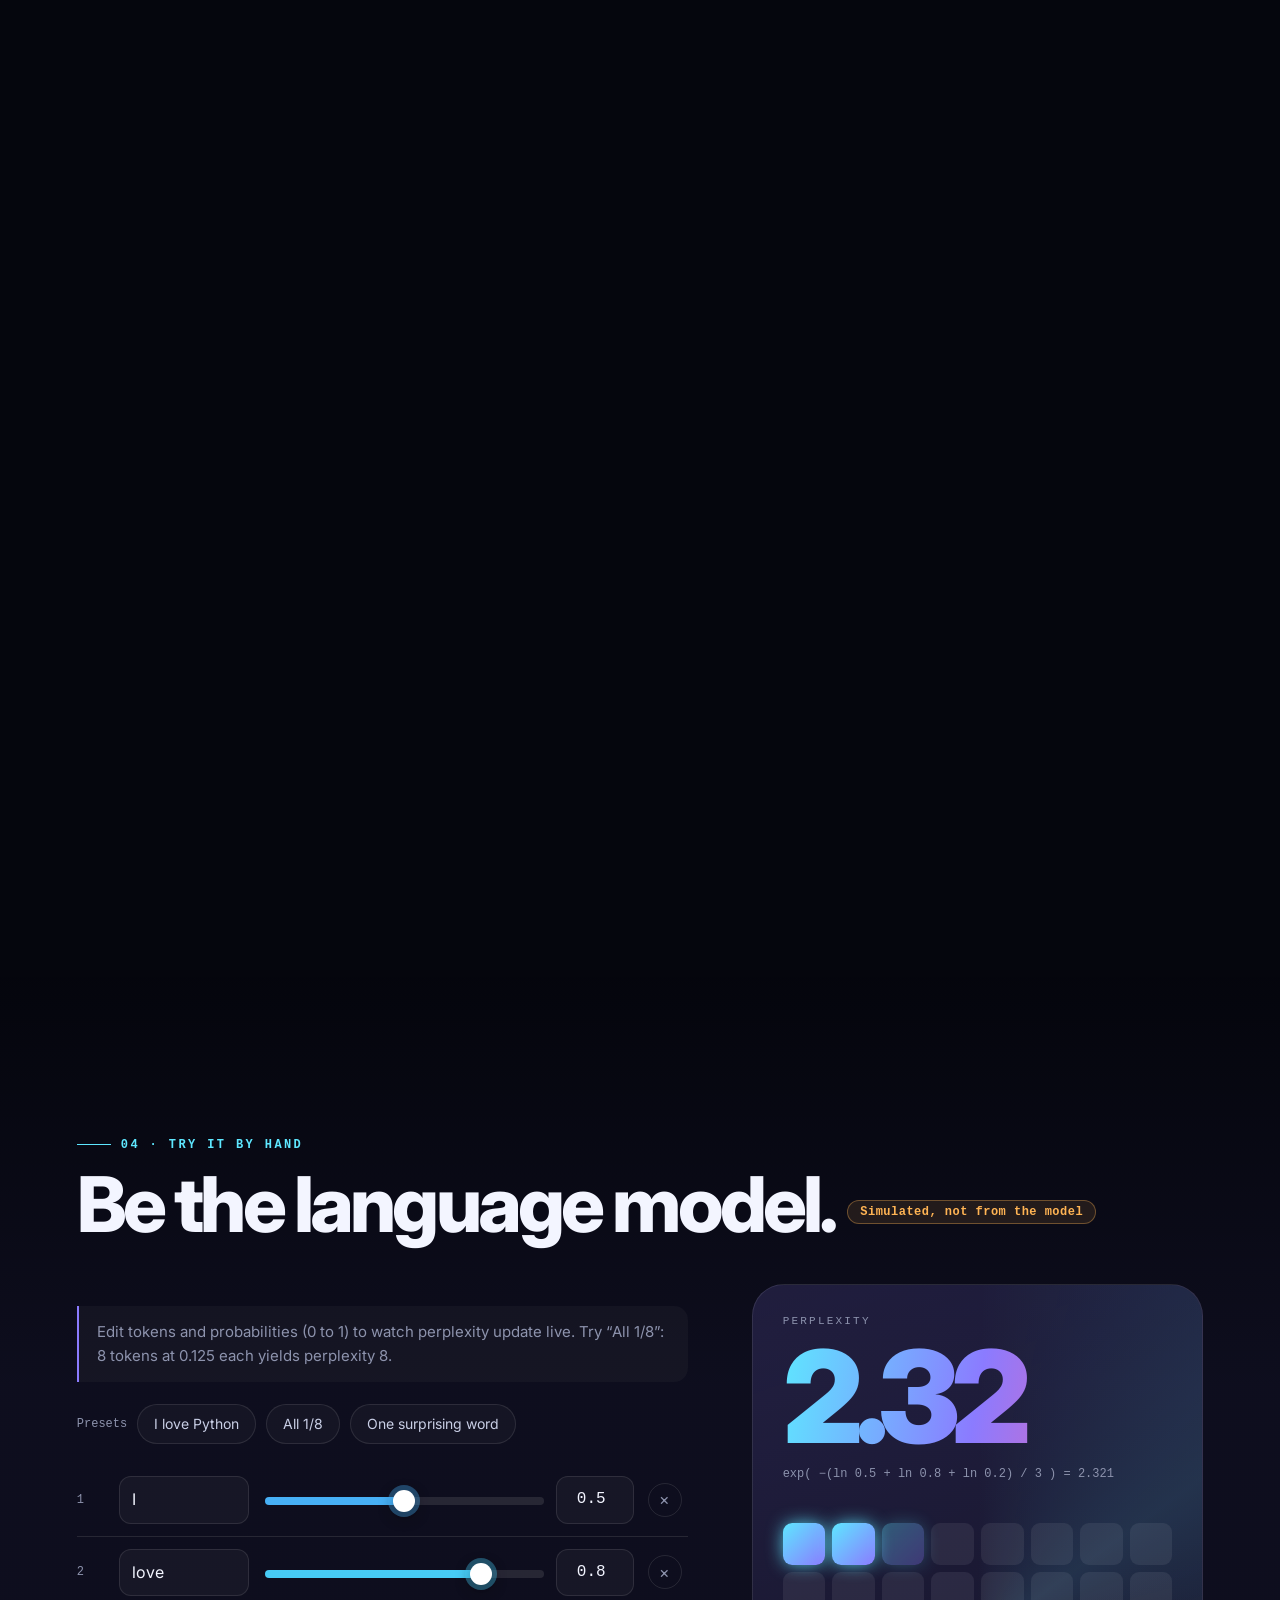
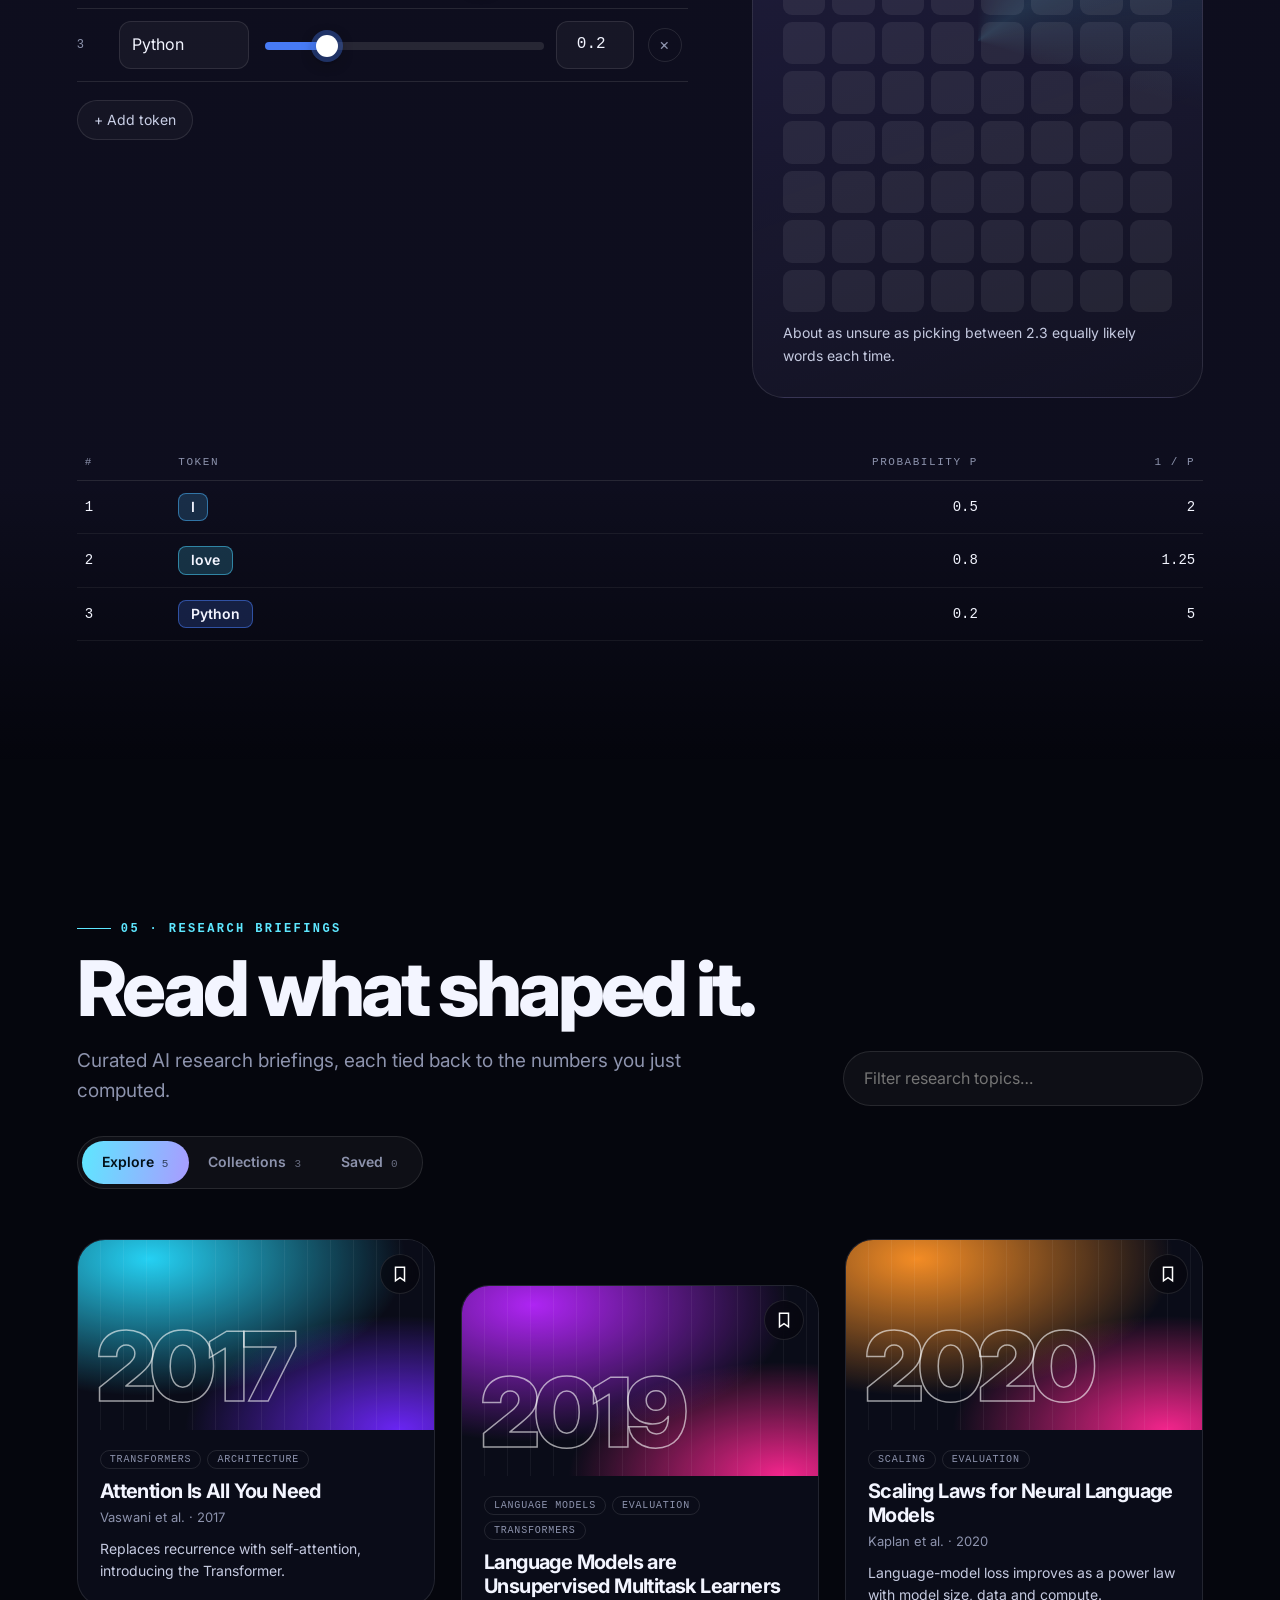
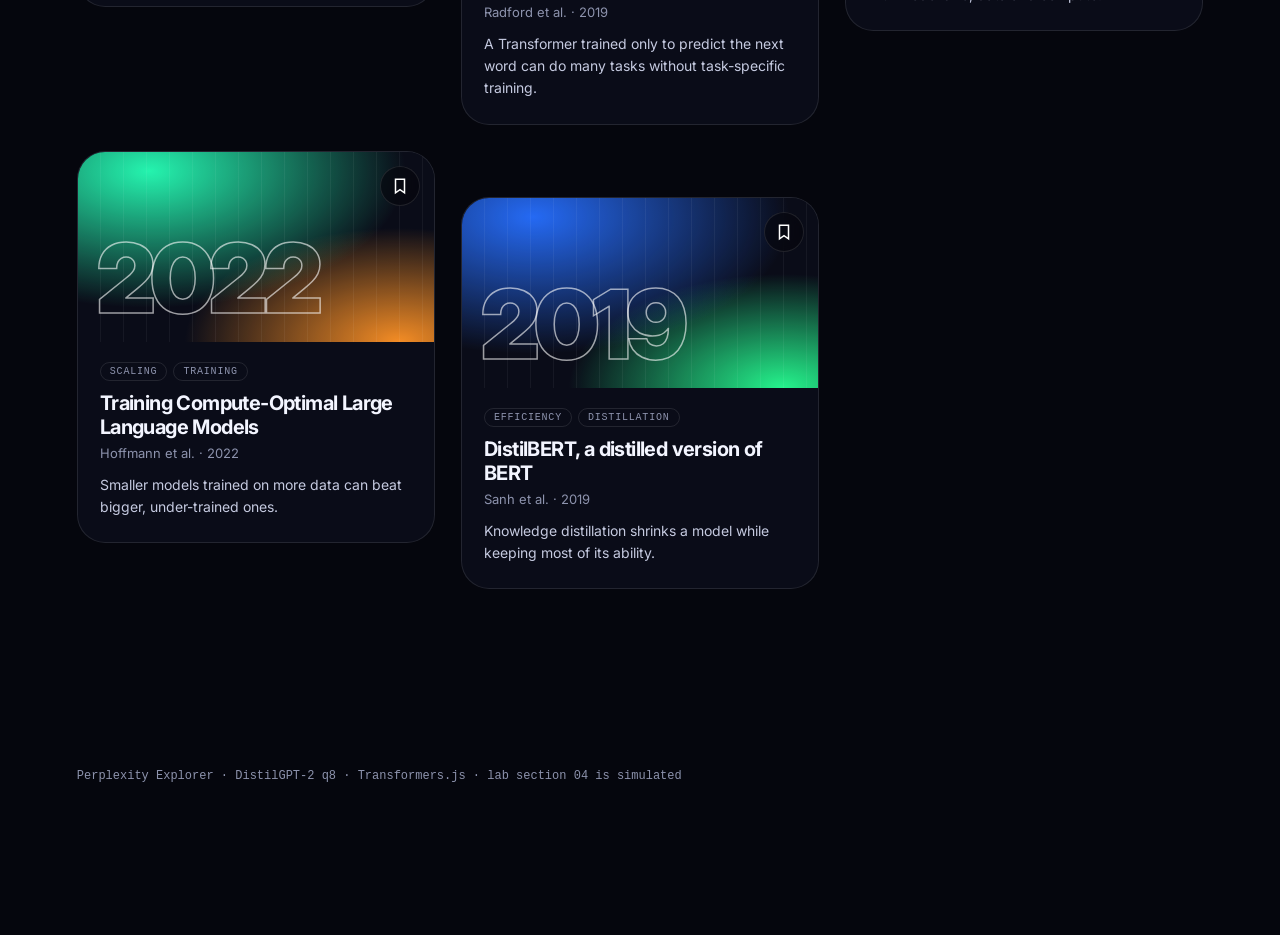
<file: Perplexity/index.html>
<!doctype html>
<html lang="en">
<head>
<meta charset="utf-8"><meta name="viewport" content="width=device-width,initial-scale=1"><meta name="theme-color" content="#05060d">
<title>Perplexity Explorer</title>
<link href="https://fonts.googleapis.com/css2?family=Inter:wght@400;500;600;700;800;900&display=swap" rel="stylesheet">
<style>
:root{--bg:#05060d;--tx:#f3f5ff;--mu:#8d93ad;--bd:rgba(255,255,255,.1);--c1:#5ee7ff;--c2:#8b7bff;--c3:#ff5fa2;--c4:#ffb454;--h:190;--mono:ui-monospace,SFMono-Regular,Menlo,Consolas,monospace;color-scheme:dark}
*{box-sizing:border-box}html{background:var(--bg)}
body{margin:0;background:var(--bg);color:var(--tx);font:16px/1.6 Inter,ui-sans-serif,system-ui,sans-serif;overflow-x:hidden}
button,input,textarea{font:inherit;color:inherit}button{cursor:pointer;border:0;background:none}
::selection{background:var(--c1);color:#031018}
.amb i{position:fixed;width:60vw;height:60vw;border-radius:50%;filter:blur(120px);opacity:.2;z-index:-2;pointer-events:none;background:hsl(var(--h) 90% 55%);animation:fl 22s ease-in-out infinite}
.amb i:nth-child(1){left:-20vw;top:-20vw}.amb i:nth-child(2){right:-25vw;bottom:-25vw;background:hsl(calc(var(--h) + 70) 90% 55%);animation-duration:28s;animation-direction:reverse}
@keyframes fl{50%{translate:6vw 5vw;scale:1.15}}
.glow{position:fixed;left:0;top:0;width:480px;height:480px;margin:-240px 0 0 -240px;border-radius:50%;pointer-events:none;z-index:-1;background:radial-gradient(circle,hsl(var(--h) 90% 60% / .13),transparent 65%)}
.prog{position:fixed;top:0;left:0;right:0;height:3px;z-index:60;transform-origin:0 50%;transform:scaleX(0);background:linear-gradient(90deg,var(--c1),var(--c2),var(--c3))}
.brand{position:fixed;left:24px;top:20px;z-index:50;display:flex;align-items:center;gap:10px;font-weight:700;font-size:13px;letter-spacing:-.01em;mix-blend-mode:difference}
.brand i{width:12px;height:12px;border-radius:50%;background:conic-gradient(var(--c1),var(--c2),var(--c3),var(--c1));animation:sp 6s linear infinite}
@keyframes sp{to{rotate:360deg}}
.rv{opacity:0;transform:translateY(46px);transition:opacity 1s cubic-bezier(.16,1,.3,1),transform 1s cubic-bezier(.16,1,.3,1);transition-delay:var(--d,0s)}.rv.in{opacity:1;transform:none}
.eb{display:inline-flex;align-items:center;gap:10px;font:700 12px var(--mono);letter-spacing:.2em;text-transform:uppercase;color:var(--c1)}.eb:before{content:"";width:34px;height:1px;background:currentColor}
h2{font-size:clamp(34px,6vw,84px);line-height:1;letter-spacing:-.05em;margin:14px 0 18px;font-weight:800}
.lead{color:var(--mu);font-size:clamp(15px,1.5vw,19px);max-width:620px;margin:0}
.btn{position:relative;overflow:hidden;padding:16px 28px;border-radius:99px;font-weight:700;color:#031018;background:linear-gradient(100deg,var(--c1),#7aa7ff);box-shadow:0 14px 40px -12px hsl(var(--h) 90% 60% / .7);transition:transform .25s,box-shadow .25s,translate .25s}
.btn:hover{transform:translateY(-3px) scale(1.02)}.btn:before{content:"";position:absolute;top:0;left:-80%;width:50%;height:100%;background:linear-gradient(100deg,transparent,rgba(255,255,255,.6),transparent);transform:skewX(-20deg);animation:swp 3.2s ease-in-out infinite}
@keyframes swp{0%,55%{left:-80%}100%{left:140%}}.btn[disabled]{opacity:.6;pointer-events:none}
.chip{padding:8px 16px;border:1px solid var(--bd);border-radius:99px;color:#c9cfe6;font-size:14px;background:rgba(255,255,255,.03);transition:.25s}.chip:hover{border-color:var(--c1);color:#fff;transform:translateY(-3px)}
/* S0 hero */
#s0{position:relative;height:100vh;min-height:640px;display:grid;place-items:center;text-align:center;padding:0 6vw}
#hc{position:absolute;inset:0;width:100%;height:100%}
.hin{position:relative;z-index:2;will-change:transform,opacity}
#s0 h1{font-size:clamp(40px,8.2vw,128px);line-height:.95;letter-spacing:-.06em;margin:20px 0 26px;font-weight:900}
.ln{display:block;overflow:hidden;padding:.04em .1em .1em}.ln>span{display:inline-block;animation:rise 1.3s cubic-bezier(.16,1,.3,1) backwards}.ln:nth-child(2)>span{animation-delay:.14s}
@keyframes rise{from{transform:translateY(112%) rotate(3deg)}}
.gr{background:linear-gradient(100deg,var(--c1),var(--c2),var(--c3),var(--c1));background-size:300% 100%;-webkit-background-clip:text;background-clip:text;color:transparent;animation:shn 7s linear infinite}
@keyframes shn{to{background-position:-300% 0}}
#s0 .lead{margin:0 auto;animation:up 1.2s .5s cubic-bezier(.16,1,.3,1) backwards}@keyframes up{from{opacity:0;transform:translateY(30px)}}
.pills{display:flex;gap:10px;justify-content:center;flex-wrap:wrap;margin-top:28px;animation:up 1.2s .7s cubic-bezier(.16,1,.3,1) backwards}
.pills span{padding:6px 14px;border:1px solid var(--bd);border-radius:99px;font:12px var(--mono);color:var(--mu);background:rgba(255,255,255,.03)}
.cue{position:absolute;bottom:30px;left:50%;width:1px;height:60px;background:linear-gradient(var(--c1),transparent);animation:cue 2s ease-in-out infinite;z-index:2}@keyframes cue{0%{transform:scaleY(0);transform-origin:top}50%{transform:scaleY(1);transform-origin:top}51%{transform-origin:bottom}100%{transform:scaleY(0);transform-origin:bottom}}
/* S1 measure */
#s1{position:relative;min-height:100vh;display:grid;place-items:center;padding:16vh 6vw 12vh}
.m1{width:min(1100px,100%)}
#txt{display:block;width:100%;margin:22px 0 10px;padding:0 0 14px;background:none;border:0;outline:0;resize:none;font-size:clamp(30px,6vw,84px);line-height:1.08;letter-spacing:-.045em;font-weight:800;border-bottom:2px solid var(--bd);transition:border-color .4s,box-shadow .4s}
#txt:focus{border-color:var(--c1);box-shadow:0 18px 30px -22px var(--c1)}
.row{display:flex;flex-wrap:wrap;gap:10px;align-items:center;margin:18px 0}.row b{font:12px var(--mono);color:var(--mu);margin-right:4px;font-weight:500}
.act{display:flex;flex-wrap:wrap;gap:20px;align-items:center;margin-top:26px}
#st{color:var(--mu);font-size:14px;max-width:520px}
.ld{height:4px;border-radius:9px;background:rgba(255,255,255,.08);overflow:hidden;margin-top:18px;opacity:0;transition:opacity .4s}.ld.on{opacity:1}.ld i{display:block;height:100%;width:0;background:linear-gradient(90deg,var(--c1),var(--c3));transition:width .3s}
.badge{display:inline-block;margin-top:24px;padding:12px 16px;border:1px solid var(--bd);border-radius:16px;font-size:12px;color:var(--mu);background:rgba(255,255,255,.03)}.badge b{color:var(--c1)}
.res{display:grid;grid-template-columns:auto 1fr;gap:5vw;align-items:center;margin-top:60px;max-height:0;opacity:0;overflow:hidden;transition:max-height 1.2s cubic-bezier(.16,1,.3,1),opacity 1s}.res.on{max-height:700px;opacity:1}
.gauge{position:relative;width:min(300px,70vw);aspect-ratio:1}.gauge svg{width:100%;height:100%;transform:rotate(-90deg)}
.gauge circle{fill:none;stroke-width:10;stroke-linecap:round}.gauge .t{stroke:rgba(255,255,255,.08)}.gauge .f{stroke:hsl(var(--h) 90% 62%);stroke-dasharray:603.2;stroke-dashoffset:603.2;transition:stroke-dashoffset 1.8s cubic-bezier(.16,1,.3,1);filter:drop-shadow(0 0 12px hsl(var(--h) 90% 60%))}
.gv{position:absolute;inset:0;display:grid;place-content:center;text-align:center}.gv b{font-size:clamp(50px,8vw,84px);font-weight:900;letter-spacing:-.06em;line-height:1}.gv span{font:11px var(--mono);letter-spacing:.2em;color:var(--mu);text-transform:uppercase}
.stats{display:grid;grid-template-columns:repeat(3,1fr);gap:14px}.stats div{padding:16px;border-left:1px solid var(--bd)}.stats b{display:block;font:700 26px var(--mono);letter-spacing:-.04em}.stats span{font-size:12px;color:var(--mu)}
.vd{grid-column:1/-1;font-size:clamp(20px,2.6vw,34px);font-weight:700;letter-spacing:-.03em;margin-top:10px}.vd em{font-style:normal;color:hsl(var(--h) 90% 66%)}
/* S2 ribbon */
#s2{position:relative}.pin{position:sticky;top:0;height:100vh;overflow:hidden;display:flex;align-items:center}
#track{display:flex;gap:18px;padding:0 8vw;align-items:center;will-change:transform}
.i2{flex:none;width:min(520px,82vw);margin-right:3vw}
.col{flex:none;width:clamp(150px,15vw,200px);padding:16px;border-radius:26px;border:1px solid var(--bd);background:linear-gradient(180deg,rgba(255,255,255,.06),rgba(255,255,255,.015));display:flex;flex-direction:column;gap:8px;transform:perspective(1100px) rotateY(var(--ry,0deg)) scale(var(--sc,1));transition:border-color .4s}
.col:hover{border-color:var(--c)}.ix{font:11px var(--mono);color:var(--mu)}
.bar{position:relative;height:28vh;border-radius:16px;background:rgba(255,255,255,.04);overflow:hidden}
.bar i{position:absolute;left:0;right:0;bottom:0;height:0;border-radius:16px;background:linear-gradient(180deg,var(--c),color-mix(in srgb,var(--c) 35%,transparent));box-shadow:0 0 40px var(--c);transition:height 1.4s cubic-bezier(.16,1,.3,1)}.col.on .bar i{height:max(var(--p),1.5%)}
.tk{font-size:22px;font-weight:800;letter-spacing:-.03em;white-space:nowrap;overflow:hidden;text-overflow:ellipsis}.tk em{color:var(--mu);font-style:normal}
.pv,.sv{font:12px var(--mono);color:var(--mu)}.sv{color:var(--c)}
.alts{list-style:none;margin:6px 0 0;padding:8px 0 0;border-top:1px solid var(--bd);font:11px var(--mono);color:var(--mu)}.alts li{position:relative;display:flex;justify-content:space-between;gap:6px;padding:2px 4px;border-radius:5px;overflow:hidden}
.alts li b{position:absolute;left:0;top:0;bottom:0;background:rgba(255,255,255,.07);z-index:0}.alts li>*{position:relative}.alts li.hit{color:var(--tx)}.alts li.hit b{background:color-mix(in srgb,var(--c) 35%,transparent)}.alts span{overflow:hidden;text-overflow:ellipsis;white-space:nowrap}
.o2{flex:none;width:min(420px,80vw);padding-left:3vw}.o2 b{font-size:clamp(40px,5vw,72px);letter-spacing:-.05em;line-height:1}
.leg{display:flex;align-items:center;gap:10px;font:11px var(--mono);color:var(--mu);margin-top:18px}.leg i{width:160px;height:6px;border-radius:9px;background:linear-gradient(90deg,hsl(190 90% 62%),hsl(260 90% 62%),hsl(330 90% 62%))}
#rb{position:absolute;left:8vw;right:8vw;bottom:34px;height:2px;background:rgba(255,255,255,.1)}#rb i{display:block;height:100%;transform-origin:0 50%;transform:scaleX(0);background:linear-gradient(90deg,var(--c1),var(--c3))}
/* S3 math */
#s3{height:560vh;position:relative}
.mg{width:100%;display:grid;grid-template-columns:minmax(0,.8fr) minmax(0,1.2fr);gap:4vw;align-items:center;padding:0 6vw}
.caps{position:relative;height:270px}.cap{position:absolute;inset:0;opacity:0;transform:translateY(30px);transition:.7s cubic-bezier(.16,1,.3,1)}.cap.on{opacity:1;transform:none}
.cap h3{font-size:clamp(28px,3.6vw,52px);line-height:1.02;letter-spacing:-.045em;margin:12px 0}.cap p{color:var(--mu);margin:0;max-width:440px}
.fx{margin-top:26px;font:600 clamp(17px,2vw,26px) var(--mono);color:#6d7391}.fx span{transition:color .5s,text-shadow .5s}.fx span.on{color:#fff;text-shadow:0 0 22px var(--c1)}.fx sub{font-size:.6em}
.mw{position:relative;height:62vh}#mc{width:100%;height:100%;display:block}
#ma{position:absolute;left:0;top:-4px;font:11px var(--mono);color:var(--mu);letter-spacing:.12em;text-transform:uppercase}
#mn{position:absolute;right:0;top:0;text-align:right;opacity:0;transition:opacity .3s}#mn b{display:block;font-size:clamp(54px,9vw,128px);font-weight:900;letter-spacing:-.06em;line-height:1;background:linear-gradient(100deg,var(--c1),var(--c3));-webkit-background-clip:text;background-clip:text;color:transparent}#mn span{font:11px var(--mono);letter-spacing:.2em;color:var(--mu)}
/* S4 lab */
#s4{position:relative;padding:18vh 6vw 14vh;background:linear-gradient(180deg,transparent,rgba(139,123,255,.07) 30%,rgba(139,123,255,.07) 80%,transparent)}
.lab{display:grid;grid-template-columns:minmax(0,1.15fr) minmax(0,.85fr);gap:5vw;margin-top:40px}
.sim{display:inline-block;margin-left:12px;padding:4px 12px;border-radius:99px;font:700 12px var(--mono);letter-spacing:.04em;color:var(--c4);background:rgba(255,180,84,.1);border:1px solid rgba(255,180,84,.35);vertical-align:middle}
.hint{color:var(--mu);padding:14px 18px;border-left:2px solid var(--c2);background:rgba(255,255,255,.03);border-radius:0 14px 14px 0;margin:22px 0;font-size:15px}
.lane{display:grid;grid-template-columns:28px 130px 1fr 78px 40px;gap:14px;align-items:center;padding:12px 0;border-bottom:1px solid var(--bd);animation:up .6s backwards}
.lane .n{font:12px var(--mono);color:var(--mu)}
.lane input.tk2,.lane input.pn{background:rgba(255,255,255,.04);border:1px solid var(--bd);border-radius:12px;padding:10px 12px;outline:0;width:100%;transition:border-color .25s}.lane input:focus{border-color:var(--c2)}
.lane input.pn{font-family:var(--mono);text-align:right}
.lane button{width:34px;height:34px;border-radius:50%;border:1px solid var(--bd);color:var(--mu);transition:.25s}.lane button:hover{background:var(--c3);color:#fff;border-color:var(--c3);transform:rotate(90deg)}
input[type=range]{-webkit-appearance:none;appearance:none;width:100%;height:8px;border-radius:9px;outline:0;background:linear-gradient(90deg,var(--k) var(--f),rgba(255,255,255,.1) var(--f))}
input[type=range]::-webkit-slider-thumb{-webkit-appearance:none;width:22px;height:22px;border-radius:50%;background:#fff;box-shadow:0 0 0 5px color-mix(in srgb,var(--k) 35%,transparent),0 4px 14px #0008;transition:transform .2s}input[type=range]:active::-webkit-slider-thumb{transform:scale(1.25)}
input[type=range]::-moz-range-thumb{width:22px;height:22px;border:0;border-radius:50%;background:#fff}
.tools{display:flex;gap:10px;flex-wrap:wrap;align-items:center;margin-top:18px}
.ro{position:sticky;top:12vh;align-self:start;padding:30px;border-radius:32px;border:1px solid var(--bd);background:linear-gradient(160deg,rgba(139,123,255,.16),rgba(255,255,255,.02));overflow:hidden}
.ro:before{content:"";position:absolute;inset:-40%;background:conic-gradient(transparent,rgba(94,231,255,.12),transparent 30%);animation:sp 14s linear infinite;pointer-events:none}.ro>*{position:relative}
.ro .lbl{font:11px var(--mono);letter-spacing:.2em;color:var(--mu);text-transform:uppercase}
#hn{font-size:clamp(70px,10vw,140px);font-weight:900;letter-spacing:-.07em;line-height:1;margin:6px 0;background:linear-gradient(100deg,var(--c1),var(--c2),var(--c3));-webkit-background-clip:text;background-clip:text;color:transparent}
#hf{font:12px var(--mono);color:var(--mu);min-height:36px;word-break:break-word}
#dots{display:grid;grid-template-columns:repeat(8,1fr);gap:7px;margin:20px 0 10px}#dots i{aspect-ratio:1;border-radius:9px;background:rgba(255,255,255,.07);transition:background .5s,box-shadow .5s,opacity .5s}
#dots i.f{background:linear-gradient(135deg,var(--c1),var(--c2));box-shadow:0 0 18px -2px var(--c1)}
#hd{font-size:14px;color:#c5cae0;min-height:44px}
.tbl{width:100%;border-collapse:collapse;margin-top:46px;font-size:14px}.tbl th{font:11px var(--mono);letter-spacing:.14em;color:var(--mu);text-align:left;padding:12px 8px;border-bottom:1px solid var(--bd);font-weight:500}.tbl td{padding:12px 8px;border-bottom:1px solid rgba(255,255,255,.06);font-family:var(--mono)}.tbl td:nth-child(n+3),.tbl th:nth-child(n+3){text-align:right}
.tbl .pl{display:inline-block;padding:2px 12px;border-radius:8px;background:color-mix(in srgb,var(--k) 20%,transparent);border:1px solid color-mix(in srgb,var(--k) 55%,transparent);font-family:Inter,sans-serif;font-weight:600}
/* S5 research */
#s5{position:relative;padding:16vh 6vw 20vh}
.hd5{display:flex;flex-wrap:wrap;justify-content:space-between;gap:30px;align-items:end}
.tabs{position:relative;display:inline-flex;padding:4px;border:1px solid var(--bd);border-radius:99px;background:rgba(255,255,255,.04);margin-top:30px}
.tabs button{position:relative;z-index:1;padding:10px 20px;border-radius:99px;font-weight:600;font-size:14px;color:var(--mu);transition:color .3s}.tabs button.on{color:#031018}.tabs em{font-style:normal;font:11px var(--mono);margin-left:8px;opacity:.7}
.tabs .ind{position:absolute;top:4px;bottom:4px;left:0;border-radius:99px;background:linear-gradient(100deg,var(--c1),#a99bff);transition:transform .5s cubic-bezier(.3,1.3,.5,1),width .5s cubic-bezier(.3,1.3,.5,1)}
#fq{width:min(360px,100%);padding:14px 20px;border-radius:99px;border:1px solid var(--bd);background:rgba(255,255,255,.04);outline:0;transition:.3s}#fq:focus{border-color:var(--c1);box-shadow:0 0 0 4px rgba(94,231,255,.12)}
#bg{display:grid;grid-template-columns:repeat(auto-fill,minmax(300px,1fr));gap:26px;margin-top:50px;align-items:start}
.bc{position:relative;border-radius:28px;border:1px solid var(--bd);overflow:hidden;cursor:pointer;background:#0a0c18;transition:transform .5s cubic-bezier(.16,1,.3,1),border-color .3s,box-shadow .5s;animation:up .8s cubic-bezier(.16,1,.3,1) backwards;animation-delay:calc(var(--i)*.09s)}
.bc:nth-child(3n+2){margin-top:46px}.bc:hover{transform:translateY(-10px) scale(1.015);border-color:hsl(var(--a) 90% 65% / .6);box-shadow:0 30px 70px -20px hsl(var(--a) 90% 55% / .5)}
.art{position:relative;height:190px;overflow:hidden;background:radial-gradient(120% 120% at 20% 10%,hsl(var(--a) 90% 55%),transparent 60%),radial-gradient(100% 100% at 90% 100%,hsl(var(--b) 90% 55%),transparent 60%),#0a0c18}
.art:after{content:"";position:absolute;inset:0;background:repeating-linear-gradient(90deg,transparent 0 22px,rgba(255,255,255,.05) 22px 23px)}.yr{position:absolute;left:18px;bottom:-14px;font-size:96px;font-weight:900;letter-spacing:-.07em;color:transparent;-webkit-text-stroke:1.5px rgba(255,255,255,.6);z-index:1;transition:transform .6s}.bc:hover .yr{transform:translateX(10px)}
.bd5{padding:20px 22px 24px}.tags{display:flex;gap:6px;flex-wrap:wrap;margin-bottom:10px}.tags span{font:10px var(--mono);letter-spacing:.08em;text-transform:uppercase;padding:3px 9px;border-radius:99px;border:1px solid var(--bd);color:var(--mu)}
.bd5 h3{margin:0 0 4px;font-size:20px;letter-spacing:-.03em;line-height:1.2}.au{font-size:13px;color:var(--mu);margin:0 0 10px}.tt{font-size:14px;color:#c5cae0;margin:0}
.sv5{position:absolute;right:14px;top:14px;z-index:3;width:40px;height:40px;border-radius:50%;background:rgba(5,6,13,.6);backdrop-filter:blur(8px);border:1px solid var(--bd);display:grid;place-items:center;transition:.3s}.sv5:hover{transform:scale(1.12)}.sv5 svg{width:18px;height:18px;fill:none;stroke:#fff;stroke-width:2}.sv5.on{background:var(--c1);border-color:var(--c1)}.sv5.on svg{fill:#031018;stroke:#031018}
.cols{display:grid;grid-template-columns:repeat(auto-fit,minmax(280px,1fr));gap:26px;margin-top:50px}.cc{padding:30px;border-radius:30px;border:1px solid var(--bd);background:linear-gradient(160deg,hsl(var(--a) 80% 50% / .18),rgba(255,255,255,.02));animation:up .8s backwards;animation-delay:calc(var(--i)*.12s)}
.cc h3{margin:0;font-size:30px;letter-spacing:-.04em}.cc p{color:var(--mu);margin:6px 0 20px}.cc button{display:flex;width:100%;justify-content:space-between;gap:10px;text-align:left;padding:12px 0;border-top:1px solid var(--bd);transition:.3s}.cc button:hover{padding-left:10px;color:var(--c1)}.cc button span{font:12px var(--mono);color:var(--mu)}
.emp{margin-top:60px;padding:50px;border:1px dashed var(--bd);border-radius:28px;text-align:center;color:var(--mu);animation:up .8s backwards}
.ov{position:fixed;inset:0;z-index:90;display:grid;place-items:center;padding:24px;background:rgba(3,4,10,.78);backdrop-filter:blur(18px);opacity:0;pointer-events:none;transition:opacity .45s}.ov.on{opacity:1;pointer-events:auto}
.sheet{position:relative;width:min(760px,100%);max-height:88vh;overflow:auto;padding:clamp(26px,5vw,56px);border-radius:34px;border:1px solid var(--bd);background:linear-gradient(160deg,hsl(var(--a) 70% 40% / .35),#0a0c18 55%);transform-origin:var(--ox,50%) var(--oy,50%);transform:scale(.55);opacity:0;transition:transform .7s cubic-bezier(.16,1,.3,1),opacity .5s}.ov.on .sheet{transform:none;opacity:1}
.sheet h3{font-size:clamp(28px,4.4vw,52px);letter-spacing:-.05em;line-height:1.02;margin:14px 0 6px}.sheet h4{font:700 11px var(--mono);letter-spacing:.2em;color:var(--c1);text-transform:uppercase;margin:28px 0 8px}.sheet p{margin:0;color:#d4d8ee;font-size:17px}
.cl{position:absolute;right:20px;top:20px;width:42px;height:42px;border-radius:50%;border:1px solid var(--bd);font-size:20px;transition:.3s}.cl:hover{transform:rotate(90deg);background:rgba(255,255,255,.1)}
.sa{display:flex;gap:10px;flex-wrap:wrap;margin-top:30px}.sa a,.sa button{padding:12px 22px;border-radius:99px;border:1px solid var(--bd);font-weight:600;font-size:14px;color:var(--tx);text-decoration:none;transition:.3s}.sa a:hover,.sa button:hover{border-color:var(--c1);color:var(--c1)}
footer{padding:0 6vw 150px;color:var(--mu);font:12px var(--mono)}
.dock{position:fixed;left:50%;bottom:20px;translate:-50% 0;z-index:70;display:flex;gap:4px;padding:6px;border-radius:99px;border:1px solid var(--bd);background:rgba(10,12,24,.7);backdrop-filter:blur(18px)}
.dock button{display:flex;align-items:center;gap:0;padding:9px 11px;border-radius:99px;font:600 12px var(--mono);color:var(--mu);transition:.4s cubic-bezier(.16,1,.3,1)}.dock button i{width:7px;height:7px;border-radius:50%;background:currentColor}.dock button span{max-width:0;overflow:hidden;white-space:nowrap;transition:max-width .5s cubic-bezier(.16,1,.3,1),margin .5s}.dock button.on{color:#031018;background:linear-gradient(100deg,var(--c1),#a99bff)}.dock button.on span{max-width:90px;margin-left:8px}
.toast{position:fixed;left:50%;bottom:90px;translate:-50% 30px;opacity:0;z-index:95;padding:12px 20px;border-radius:14px;background:#181b2e;border:1px solid var(--bd);font-size:14px;transition:.4s cubic-bezier(.16,1,.3,1)}.toast.on{translate:-50% 0;opacity:1}
@media(min-width:700px){#s0 .ln{white-space:nowrap}}
@media(max-width:860px){.res{grid-template-columns:1fr}.mg,.lab{grid-template-columns:1fr}.mg{gap:20px}.caps{height:230px}.mw{height:46vh}.lane{grid-template-columns:24px 1fr 70px 34px}.lane .slw{grid-column:1/-1;order:5}.ro{position:relative;top:0}.stats{grid-template-columns:1fr 1fr 1fr}.dock button span{display:none}#s2 .bar{height:22vh}.bc:nth-child(3n+2){margin-top:0}}
@media(prefers-reduced-motion:reduce){*,:before,:after{animation-duration:.01s!important;animation-iteration-count:1!important;transition-duration:.01s!important}.rv{opacity:1;transform:none}}
</style>
</head>
<body>
<div class="amb"><i></i><i></i></div><div class="glow" id="glow"></div><div class="prog" id="prog"></div>
<div class="brand"><i></i>Perplexity Explorer</div>

<header id="s0"><canvas id="hc"></canvas>
<div class="hin" id="hin"><div class="eb" style="animation:up 1s backwards">AI Research Feed</div>
<h1><span class="ln"><span>How <b class="gr">surprised</b></span></span><span class="ln"><span>is a language model?</span></span></h1>
<p class="lead">Perplexity measures it. Type a sentence, watch DistilGPT-2 read it token by token, then compute the number by hand.</p>
<div class="pills"><span>DistilGPT-2 · q8</span><span>runs in your browser</span><span>no API key</span></div></div>
<div class="cue"></div></header>

<section id="s1"><div class="m1">
<div class="eb rv">01 · Type a sentence</div>
<h2 class="rv" style="--d:.1s">Give it a sentence.</h2>
<p class="lead rv" style="--d:.2s">DistilGPT-2 reads your sentence token by token and assigns a probability to each token given everything before it.</p>
<textarea id="txt" rows="2" spellcheck="false" class="rv" style="--d:.3s">I love Python</textarea>
<div class="row rv" style="--d:.4s"><b>Samples</b><button class="chip">I love Python</button><button class="chip">Python love I</button><button class="chip">The capital of France is Paris</button></div>
<div class="act rv" style="--d:.5s"><button class="btn" id="go">Calculate perplexity</button><div id="st">Click “Calculate perplexity” to load DistilGPT-2 in your browser.</div></div>
<div class="ld" id="ld"><i></i></div>
<div class="badge rv" style="--d:.6s"><b>DistilGPT-2 · q8</b> — runs locally in your browser with Transformers.js. No API key required.</div>
<div class="res" id="res"><div class="gauge"><svg viewBox="0 0 220 220"><circle class="t" cx="110" cy="110" r="96"/><circle class="f" id="gf" cx="110" cy="110" r="96"/></svg><div class="gv"><b id="rp">0</b><span>perplexity</span></div></div>
<div class="stats"><div><b id="rn">0</b><span>tokens</span></div><div><b id="rc">0</b><span>mean surprise (nats)</span></div><div><b id="rb2">0</b><span>bits per token</span></div></div>
<div class="vd" id="vd"></div></div>
</div></section>

<section id="s2"><div class="pin"><div id="track"></div><div id="rb"><i id="rbi"></i></div></div></section>

<section id="s3"><div class="pin"><div class="mg">
<div><div class="eb">03 · The math</div><div class="caps" id="caps">
<div class="cap on"><h3>Every token has a probability.</h3><p>How likely the model thought that exact token was, given all the words before it.</p></div>
<div class="cap"><h3>Turn it into surprise.</h3><p>Surprise is −ln p. Likely tokens cost almost nothing; unlikely ones cost a lot.</p></div>
<div class="cap"><h3>Average the surprise.</h3><p>Over all N tokens. That is the model's cross-entropy, measured in nats.</p></div>
<div class="cap"><h3>Exponentiate.</h3><p>Perplexity is e to that average: the number of equally likely choices the model was effectively juggling.</p></div></div>
<div class="fx" id="fx"><span data-s="3">PPL = exp</span>( <span data-s="1">−</span><span data-s="2">1⁄N Σ</span> <span data-s="1">ln</span> <span data-s="0">p<sub>i</sub></span> )</div></div>
<div class="mw"><div id="ma">probability p</div><canvas id="mc"></canvas><div id="mn"><b id="mnv">0</b><span>PERPLEXITY</span></div></div>
</div></div></section>

<section id="s4"><div class="eb rv">04 · Try it by hand</div>
<h2 class="rv" style="--d:.1s">Be the language model.<span class="sim">Simulated, not from the model</span></h2>
<div class="lab"><div>
<div class="hint rv">Edit tokens and probabilities (0 to 1) to watch perplexity update live. Try “All 1/8”: 8 tokens at 0.125 each yields perplexity 8.</div>
<div class="tools"><span class="lbl" style="font:12px var(--mono);color:var(--mu)">Presets</span><button class="chip" data-p="love">I love Python</button><button class="chip" data-p="eighth">All 1/8</button><button class="chip" data-p="surp">One surprising word</button></div>
<div id="lanes" style="margin-top:20px"></div>
<div class="tools"><button class="chip" id="add">+ Add token</button></div></div>
<div class="ro rv"><div class="lbl">Perplexity</div><div id="hn">0</div><div id="hf"></div><div id="dots"></div><div id="hd"></div></div></div>
<table class="tbl"><thead><tr><th>#</th><th>TOKEN</th><th>PROBABILITY P</th><th>1 / P</th></tr></thead><tbody id="tb"></tbody></table>
</section>

<section id="s5"><div class="hd5"><div><div class="eb rv">05 · Research briefings</div><h2 class="rv" style="--d:.1s">Read what shaped it.</h2><p class="lead rv" style="--d:.2s">Curated AI research briefings, each tied back to the numbers you just computed.</p></div>
<input id="fq" placeholder="Filter research topics…" class="rv"></div>
<div class="tabs rv" id="tabs"><i class="ind"></i><button data-v="ex" class="on">Explore<em></em></button><button data-v="co">Collections<em></em></button><button data-v="sv">Saved<em></em></button></div>
<div id="view"></div></section>
<footer>Perplexity Explorer · DistilGPT-2 q8 · Transformers.js · lab section 04 is simulated</footer>

<nav class="dock" id="dock"></nav>
<div class="ov" id="ov"><div class="sheet" id="sheet"></div></div><div class="toast" id="toast"></div>

<script>
(()=>{'use strict';
const $=s=>document.querySelector(s),$$=s=>[...document.querySelectorAll(s)];
const cl=(v,a=0,b=1)=>Math.min(b,Math.max(a,v)),lerp=(a,b,t)=>a+(b-a)*t,ez=t=>1-Math.pow(1-t,3);
const esc=s=>String(s).replace(/[&<>"]/g,c=>({'&':'&amp;','<':'&lt;','>':'&gt;','"':'&quot;'}[c]));
const RM=matchMedia('(prefers-reduced-motion: reduce)').matches,TF='https://cdn.jsdelivr.net/npm/@huggingface/transformers@3.7.6';
const hue=s=>190+cl(s/7)*140,col=(s,l=62)=>`hsl(${hue(s)} 90% ${l}%)`;
const disp=t=>(t[0]===' '?'<em>␣</em>':'')+esc(t.trim()||(t.includes('\n')?'↵':'␣'));
const topY=e=>e.getBoundingClientRect().top+scrollY;
function toast(t){const x=$('#toast');x.textContent=t;x.classList.add('on');clearTimeout(toast.t);toast.t=setTimeout(()=>x.classList.remove('on'),2600)}
function tw(el,to,f=x=>x.toFixed(2),d=1000){cancelAnimationFrame(el._r);const from=el._v||0,s=performance.now();el._v=to;(function st(n){const k=RM?1:ez(cl((n-s)/d));el.textContent=f(lerp(from,to,k));if(k<1)el._r=requestAnimationFrame(st)})(s)}
function build(tk){tk.forEach(t=>t.s=-Math.log(t.p));const ce=tk.reduce((a,t)=>a+t.s,0)/tk.length;return{tokens:tk,ce,ppl:Math.exp(ce)}}
const SAMPLE=build([['The',.06],['capital',.004],['of',.55],['France',.18],['is',.32],['Paris',.74]].map(([t,p])=>({t:t==='The'?t:' '+t,p})));
let D={...SAMPLE,real:false,text:''},targetH=190,curH=190;

/* ---------- real model: DistilGPT-2 q8 via Transformers.js ---------- */
let M=null;const files={};
function onProg(e){if(e.status==='progress'&&e.total){files[e.file]=[e.loaded,e.total];const L=Object.values(files).reduce((a,v)=>a+v[0],0),T=Object.values(files).reduce((a,v)=>a+v[1],0),p=Math.round(L/T*100);$('#ld i').style.width=p+'%';$('#st').textContent='Downloading DistilGPT-2 (q8)… '+p+'%'}}
async function loadModel(){if(M)return M;const T=await import(TF);T.env.allowLocalModels=false;
const tok=await T.AutoTokenizer.from_pretrained('Xenova/distilgpt2');
const model=await T.AutoModelForCausalLM.from_pretrained('Xenova/distilgpt2',{dtype:'q8',progress_callback:onProg});M={T,tok,model};return M}
function topk(row,V,k){const ids=[],vs=[];for(let j=0;j<V;j++){const v=row[j];if(ids.length<k||v>vs[k-1]){let q=ids.length<k?ids.length:k-1;while(q>0&&vs[q-1]<v){ids[q]=ids[q-1];vs[q]=vs[q-1];q--}ids[q]=j;vs[q]=v}}return{ids,vs}}
async function score(text){const{T,tok,model}=await loadModel();let ids=tok.encode(text,{add_special_tokens:false}).map(Number);let clipped=false;if(ids.length>96){ids=ids.slice(0,96);clipped=true}
if(!ids.length)throw new Error('No tokens found in that text.');
const inp=[50256,...ids],n=inp.length;
const input_ids=new T.Tensor('int64',BigInt64Array.from(inp,x=>BigInt(x)),[1,n]),attention_mask=new T.Tensor('int64',new BigInt64Array(n).fill(1n),[1,n]);
$('#st').textContent='Reading your sentence token by token…';
const out=await model({input_ids,attention_mask}),L=out.logits.data,V=out.logits.dims[2],tk=[];
for(let i=0;i<n-1;i++){const row=L.subarray(i*V,(i+1)*V);let m=-Infinity;for(let j=0;j<V;j++)if(row[j]>m)m=row[j];let sum=0;for(let j=0;j<V;j++)sum+=Math.exp(row[j]-m);const lse=m+Math.log(sum),tg=inp[i+1],p=Math.exp(row[tg]-lse),tp=topk(row,V,5);
tk.push({t:tok.decode([tg]),p:Math.max(p,1e-12),alts:tp.ids.map((id,q)=>({t:tok.decode([id]),p:Math.exp(tp.vs[q]-lse),hit:id===tg}))})}
return{...build(tk),clipped}}

/* ---------- section 1: measure ---------- */
const verdict=p=>p<5?['Very predictable','The model saw almost every word coming.']:p<20?['Fairly predictable','Mostly expected, with a few open choices.']:p<100?['Surprising','The model was often unsure what came next.']:['Very surprising','To the model, this sentence is close to noise.'];
$$('#s1 .chip').forEach(c=>c.onclick=()=>{$('#txt').value=c.textContent;$('#txt').focus()});
$('#txt').addEventListener('keydown',e=>{if(e.key==='Enter'&&!e.shiftKey){e.preventDefault();$('#go').click()}});
$('#go').onclick=async()=>{const text=$('#txt').value.trim();if(!text)return toast('Type a sentence first');
const b=$('#go');b.disabled=true;$('#ld').classList.add('on');$('#st').textContent=M?'Reading your sentence…':'Loading DistilGPT-2 in your browser…';
try{const r=await score(text);D={...r,real:true,text};$('#st').textContent=r.clipped?'Done. Only the first 96 tokens were scored.':'Done. Scroll to see every token.';setData();showRes();setTimeout(()=>scrollTo({top:topY($('#s2')),behavior:RM?'auto':'smooth'}),1900)}
catch(e){$('#st').innerHTML='Couldn’t run the model: '+esc(e.message||e)+'. If this page is inside a sandboxed preview, open the file in your own browser or deploy it. Sections 3–5 still work with sample data.'}
finally{b.disabled=false;setTimeout(()=>$('#ld').classList.remove('on'),600)}};
function showRes(){const r=$('#res'),{ppl,ce,tokens}=D;r.classList.add('on');
tw($('#rp'),ppl,x=>x>=100?Math.round(x):x.toFixed(2));tw($('#rn'),tokens.length,x=>Math.round(x));tw($('#rc'),ce);tw($('#rb2'),ce/Math.LN2);
$('#gf').style.strokeDashoffset=603.2*(1-cl(Math.log10(ppl)/3));const v=verdict(ppl);$('#vd').innerHTML=`<em>${v[0]}.</em> ${v[1]}`;targetH=190+cl(Math.log10(ppl)/2.2)*140}

/* ---------- section 2: token ribbon ---------- */
function renderRibbon(){const tk=D.tokens,src=D.real?`Your sentence: “${esc(D.text.slice(0,60))}”`:'Illustrative sample · run section 01 to use your own sentence';
$('#track').innerHTML=`<div class="i2"><div class="eb">02 · Token by token</div><h2>Every token, one column.</h2><p class="lead">Height is the probability the model gave that token. Colour is how surprised it was.</p><div class="leg">predictable <i></i> surprising</div><p class="lead" style="margin-top:14px;font:12px var(--mono)">${src}</p></div>`
+tk.map((t,i)=>`<div class="col" style="--c:${col(t.s)};--p:${(t.p*100).toFixed(2)}%"><div class="ix">${String(i+1).padStart(2,'0')}</div><div class="bar"><i></i></div><div class="tk">${disp(t.t)}</div><div class="pv">p = ${t.p<.001?t.p.toExponential(1):t.p.toFixed(3)}</div><div class="sv">${t.s.toFixed(2)} nats</div>${t.alts?`<ul class="alts">${t.alts.map(a=>`<li class="${a.hit?'hit':''}"><b style="width:${a.p*100}%"></b><span>${disp(a.t)}</span><span>${(a.p*100).toFixed(1)}%</span></li>`).join('')}</ul>`:''}</div>`).join('')
+`<div class="o2"><div class="eb">mean surprise</div><b>${D.ce.toFixed(2)}</b><p class="lead">nats per token. Keep scrolling: the next section turns it into perplexity.</p></div>`}

/* ---------- section 3: math ---------- */
function drawMath(pm){const cv=$('#mc'),cx=cv.getContext('2d'),w=cv.clientWidth,h=cv.clientHeight,d=devicePixelRatio||1;if(!w)return;if(cv.width!==(w*d|0)){cv.width=w*d|0;cv.height=h*d|0}
cx.setTransform(d,0,0,d,0,0);cx.clearRect(0,0,w,h);const T=D.tokens,n=T.length,a=ez(cl(pm/.2)),b=ez(cl((pm-.24)/.2)),c=ez(cl((pm-.5)/.18)),dd=ez(cl((pm-.76)/.16));
const smax=Math.max(1,...T.map(t=>t.s)),pad=10,base=h-34,H=base-30,bw=(w-pad*2)/n,gap=Math.min(12,bw*.2);cx.textAlign='center';cx.font='11px ui-monospace,monospace';
T.forEach((t,i)=>{const A=t.p,B=t.s/smax*.96,v=Math.max(lerp(A,B,b)*H*a,a*1.5),x=pad+i*bw+gap/2,ww=Math.max(bw-gap,2),cc=col(t.s);cx.fillStyle=cc;cx.shadowColor=cc;cx.shadowBlur=16*a;cx.globalAlpha=lerp(1,.55,c*.6);cx.beginPath();cx.roundRect?cx.roundRect(x,base-v,ww,v,[7,7,0,0]):cx.rect(x,base-v,ww,v);cx.fill();cx.shadowBlur=0;cx.globalAlpha=1;
if(n<=14){cx.fillStyle='#8d93ad';cx.fillText(t.t.trim().slice(0,9),x+ww/2,base+18);if(a>.5){cx.fillStyle='#fff';cx.fillText(b<.5?t.p.toFixed(2):t.s.toFixed(1),x+ww/2,base-v-8)}}});
if(c>0){const y=base-D.ce/smax*.96*H,xx=pad+(w-pad*2)*c;cx.strokeStyle='#fff';cx.lineWidth=2;cx.setLineDash([8,7]);cx.beginPath();cx.moveTo(pad,y);cx.lineTo(xx,y);cx.stroke();cx.setLineDash([]);cx.fillStyle='#fff';cx.textAlign='left';cx.globalAlpha=c;cx.fillText('mean surprise H = '+D.ce.toFixed(2)+' nats',pad+4,y-9);cx.globalAlpha=1}
$('#mn').style.opacity=dd;$('#mnv').textContent=(D.ppl*dd).toFixed(2);$('#ma').textContent=b<.5?'probability p':'surprise −ln p (nats)'}
function mathStep(pm){const s=pm<.22?0:pm<.5?1:pm<.76?2:3;$$('.cap').forEach((c,i)=>c.classList.toggle('on',i===s));$$('#fx span').forEach(e=>e.classList.toggle('on',+e.dataset.s===s))}

/* ---------- section 4: by hand ---------- */
const PR={love:[['I',.5],['love',.8],['Python',.2]],eighth:['the','cat','sat','on','a','warm','mat','.'].map(t=>[t,.125]),surp:[['The',.35],['capital',.2],['of',.9],['France',.8],['is',.6],['banana',.001]]};
let HAND=PR.love.map(([t,p])=>({t,p}));
const kc=p=>col(-Math.log(p));
function lanes(){$('#lanes').innerHTML=HAND.map((h,i)=>`<div class="lane" data-i="${i}" style="animation-delay:${i*.05}s"><span class="n">${i+1}</span><input class="tk2" value="${esc(h.t)}" aria-label="token"><div class="slw"><input type="range" min="0.001" max="1" step="0.001" value="${h.p}"></div><input class="pn" type="number" min="0.001" max="1" step="0.01" value="${h.p}"><button aria-label="Remove">×</button></div>`).join('');
$$('.lane').forEach(L=>{const i=+L.dataset.i,r=L.querySelector('[type=range]'),n=L.querySelector('.pn'),t=L.querySelector('.tk2');
const paint=()=>{const p=HAND[i].p;r.style.setProperty('--f',p*100+'%');r.style.setProperty('--k',kc(p))};paint();
const setp=v=>{v=cl(+v||.001,.001,1);HAND[i].p=v;paint();update()};
r.oninput=()=>{n.value=(+r.value).toFixed(3).replace(/0+$/,'').replace(/\.$/,'');setp(r.value)};n.oninput=()=>{if(n.value!==''){r.value=cl(+n.value,.001,1);setp(n.value)}};t.oninput=()=>{HAND[i].t=t.value;update()};
L.querySelector('button').onclick=()=>{HAND.splice(i,1);lanes();update()}});update()}
function update(){const n=HAND.length,tb=$('#tb');if(!n){tw($('#hn'),0,()=>'—',1);$('#hf').textContent='Add a token to begin.';$('#hd').textContent='';tb.innerHTML='';$('#dots').innerHTML='';return}
const S=HAND.reduce((a,h)=>a-Math.log(h.p),0),ppl=Math.exp(S/n);tw($('#hn'),ppl,x=>x>=100?Math.round(x):x.toFixed(2),500);
$('#hf').textContent=`exp( −(${HAND.slice(0,6).map(h=>'ln '+h.p).join(' + ')}${n>6?' + …':''}) / ${n} ) = ${ppl.toFixed(3)}`;
$('#dots').innerHTML=Array.from({length:64},(_,k)=>`<i class="${ppl-k>0?'f':''}" style="opacity:${ppl-k>0?cl(ppl-k,.3,1):1}"></i>`).join('');
$('#hd').textContent=ppl<1.0001?'A perfect, certain model: it was never surprised.':ppl>64?`As unsure as picking between about ${Math.round(ppl)} equally likely words each time.`:`About as unsure as picking between ${ppl.toFixed(1)} equally likely words each time.`;
tb.innerHTML=HAND.map((h,i)=>`<tr style="--k:${kc(h.p)}"><td>${i+1}</td><td><span class="pl">${esc(h.t||'·')}</span></td><td>${h.p}</td><td>${+(1/h.p).toFixed(3)}</td></tr>`).join('')}
$$('[data-p]').forEach(b=>b.onclick=()=>{HAND=PR[b.dataset.p].map(([t,p])=>({t,p}));lanes()});
$('#add').onclick=()=>{HAND.push({t:'token',p:.5});lanes()};

/* ---------- section 5: research ---------- */
const B=[
{id:'attn',t:'Attention Is All You Need',au:'Vaswani et al.',y:2017,tags:['Transformers','Architecture'],take:'Replaces recurrence with self-attention, introducing the Transformer.',why:'Every probability in this page comes from a Transformer. Self-attention lets each prediction depend on all earlier tokens at once, which is what makes the per-token probabilities in section 02 possible.',ax:'1706.03762',a:190,b:260,c:'f'},
{id:'gpt2',t:'Language Models are Unsupervised Multitask Learners',au:'Radford et al.',y:2019,tags:['Language models','Evaluation','Transformers'],take:'A Transformer trained only to predict the next word can do many tasks without task-specific training.',why:'GPT-2 popularised pure next-token training, and language-model perplexity was one of the benchmarks it was measured on. DistilGPT-2, the model running here, is a smaller model distilled from it.',ax:'',a:280,b:330,c:'f'},
{id:'scal',t:'Scaling Laws for Neural Language Models',au:'Kaplan et al.',y:2020,tags:['Scaling','Evaluation'],take:'Language-model loss improves as a power law with model size, data and compute.',why:'Perplexity is e to the cross-entropy loss, the average you built in section 03. Scaling laws mean that number can be predicted before a model is trained.',ax:'2001.08361',a:30,b:330,c:'s'},
{id:'chin',t:'Training Compute-Optimal Large Language Models',au:'Hoffmann et al.',y:2022,tags:['Scaling','Training'],take:'Smaller models trained on more data can beat bigger, under-trained ones.',why:'For a fixed compute budget, parameters and training tokens should grow together. The 70B-parameter Chinchilla, trained on about 1.4 trillion tokens, beat the larger 280B-parameter Gopher.',ax:'2203.15556',a:160,b:30,c:'s'},
{id:'dist',t:'DistilBERT, a distilled version of BERT',au:'Sanh et al.',y:2019,tags:['Efficiency','Distillation'],take:'Knowledge distillation shrinks a model while keeping most of its ability.',why:'DistilBERT kept about 97% of BERT’s language understanding while being 40% smaller and 60% faster. DistilGPT-2 applies the same idea to GPT-2, which is why it fits in a browser tab.',ax:'1910.01108',a:220,b:150,c:'e'}];
const CO={f:['Foundations','Where the architecture and the next-token objective come from.',250],s:['Scaling','Why bigger models and more data lower perplexity.',30],e:['Efficiency','Making capable models small enough to run anywhere.',160]};
let saved=new Set(JSON.parse(localStorage.getItem('pe_saved')||'[]')),view='ex',q='';
const bm='<svg viewBox="0 0 24 24"><path d="M6 3h12v18l-6-4-6 4z"/></svg>';
const match=b=>!q||q.toLowerCase().split(/\s+/).every(w=>(b.t+' '+b.au+' '+b.tags.join(' ')+' '+b.take+' '+b.y).toLowerCase().includes(w));
const card=(b,i)=>`<article class="bc" data-id="${b.id}" style="--a:${b.a};--b:${b.b};--i:${i}"><button class="sv5${saved.has(b.id)?' on':''}" data-s="${b.id}" aria-label="Save">${bm}</button><div class="art"><span class="yr">${b.y}</span></div><div class="bd5"><div class="tags">${b.tags.map(t=>`<span>${t}</span>`).join('')}</div><h3>${esc(b.t)}</h3><p class="au">${b.au} · ${b.y}</p><p class="tt">${b.take}</p></div></article>`;
function brief(){const L=B.filter(match),sv=B.filter(b=>saved.has(b.id)&&match(b)),em=$$('#tabs em');em[0].textContent=L.length;em[1].textContent=Object.keys(CO).length;em[2].textContent=saved.size;
const v=$('#view');
if(view==='ex')v.innerHTML=L.length?`<div id="bg">${L.map(card).join('')}</div>`:'<div class="emp">No briefings match that topic.</div>';
else if(view==='co')v.innerHTML=`<div class="cols">${Object.entries(CO).map(([k,[n,d,a]],i)=>`<div class="cc" style="--a:${a};--i:${i}"><h3>${n}</h3><p>${d}</p>${B.filter(b=>b.c===k&&match(b)).map(b=>`<button data-id="${b.id}">${esc(b.t)}<span>${b.y}</span></button>`).join('')||'<span style="color:var(--mu)">No match</span>'}</div>`).join('')}</div>`;
else v.innerHTML=sv.length?`<div id="bg">${sv.map(card).join('')}</div>`:'<div class="emp">Nothing saved yet. Tap the bookmark on any briefing to keep it here.</div>'}
function ind(){const b=$('#tabs .on'),i=$('#tabs .ind');i.style.width=b.offsetWidth+'px';i.style.transform=`translateX(${b.offsetLeft}px)`}
$$('#tabs button').forEach(b=>b.onclick=()=>{$$('#tabs button').forEach(x=>x.classList.toggle('on',x===b));view=b.dataset.v;ind();brief()});
$('#fq').oninput=e=>{q=e.target.value.trim();brief()};
function toggleSave(id){saved.has(id)?saved.delete(id):saved.add(id);localStorage.setItem('pe_saved',JSON.stringify([...saved]));brief();return saved.has(id)}
let openId=null;
function openB(id,ev){const b=B.find(x=>x.id===id);openId=id;const sh=$('#sheet');sh.style.setProperty('--a',b.a);
const r=(ev&&ev.currentTarget&&ev.currentTarget.getBoundingClientRect)?ev.currentTarget.getBoundingClientRect():null;sh.style.setProperty('--ox',r?(r.left+r.width/2-(innerWidth-Math.min(760,innerWidth-48))/2)+'px':'50%');sh.style.setProperty('--oy',r?(r.top+r.height/2-innerHeight*.06)+'px':'50%');
sh.innerHTML=`<button class="cl" aria-label="Close">×</button><div class="tags">${b.tags.map(t=>`<span>${t}</span>`).join('')}</div><h3>${esc(b.t)}</h3><p class="au" style="font-size:15px">${b.au} · ${b.y}</p><h4>The idea</h4><p>${b.take}</p><h4>Why it matters for perplexity</h4><p>${b.why}</p><div class="sa"><button data-sv>${saved.has(id)?'Saved ✓':'Save briefing'}</button>${b.ax?`<a href="https://arxiv.org/abs/${b.ax}" target="_blank" rel="noopener">Read on arXiv ↗</a>`:''}</div>`;
sh.querySelector('.cl').onclick=closeB;sh.querySelector('[data-sv]').onclick=e=>{e.target.textContent=toggleSave(id)?'Saved ✓':'Save briefing'};$('#ov').classList.add('on');document.body.style.overflow='hidden'}
function closeB(){$('#ov').classList.remove('on');document.body.style.overflow='';openId=null}
$('#ov').onclick=e=>{if(e.target.id==='ov')closeB()};addEventListener('keydown',e=>{if(e.key==='Escape')closeB()});
$('#view').addEventListener('click',e=>{const s=e.target.closest('[data-s]');if(s){e.stopPropagation();toggleSave(s.dataset.s);return}const c=e.target.closest('[data-id]');if(c)openB(c.dataset.id,{currentTarget:c})});

/* ---------- scroll choreography ---------- */
const SEC=[['s0','Intro'],['s1','Measure'],['s2','Tokens'],['s3','Math'],['s4','Lab'],['s5','Research']];
$('#dock').innerHTML=SEC.map(([id,n])=>`<button data-t="${id}"><i></i><span>${n}</span></button>`).join('');
$$('#dock button').forEach(b=>b.onclick=()=>scrollTo({top:topY($('#'+b.dataset.t)),behavior:RM?'auto':'smooth'}));
function setData(){renderRibbon();layout();onScroll()}
function layout(){const t=$('#track');$('#s2').style.height=(innerHeight+Math.max(t.scrollWidth-innerWidth,0))+'px'}
let tick=false;function onScroll(){tick=false;const y=scrollY,vh=innerHeight;
$('#prog').style.transform=`scaleX(${cl(y/(document.documentElement.scrollHeight-vh||1))})`;
const hp=cl(y/vh);if(!RM){$('#hin').style.transform=`translateY(${hp*-70}px) scale(${1-hp*.08})`;$('#hin').style.opacity=1-hp*1.1}
const s2=$('#s2'),ov=Math.max(s2.offsetHeight-vh,0),pr=ov?cl((y-topY(s2))/ov):0,tr=$('#track'),tx=pr*Math.max(tr.scrollWidth-innerWidth,0);tr.style.transform=`translate3d(${-tx}px,0,0)`;$('#rbi').style.transform=`scaleX(${pr})`;
if(y+vh>topY(s2)&&y<topY(s2)+s2.offsetHeight)$$('.col').forEach(c=>{const r=c.getBoundingClientRect(),m=(r.left+r.width/2-innerWidth/2)/innerWidth;c.style.setProperty('--ry',(-m*22).toFixed(1)+'deg');c.style.setProperty('--sc',(1-Math.min(Math.abs(m),1)*.12).toFixed(3));if(r.left<innerWidth*.95)c.classList.add('on')});
const s3=$('#s3'),pm=cl((y-topY(s3))/(s3.offsetHeight-vh));if(y+vh>topY(s3)&&y<topY(s3)+s3.offsetHeight){drawMath(pm);mathStep(pm)}
let cur=0;SEC.forEach(([id],i)=>{if(topY($('#'+id))<=y+vh*.45)cur=i});$$('#dock button').forEach((b,i)=>b.classList.toggle('on',i===cur))}
addEventListener('scroll',()=>{if(!tick){tick=true;requestAnimationFrame(onScroll)}},{passive:true});addEventListener('resize',()=>{layout();ind();onScroll()});
const io=new IntersectionObserver(es=>es.forEach(e=>{if(e.isIntersecting){e.target.classList.add('in');io.unobserve(e.target)}}),{threshold:.12});$$('.rv').forEach(e=>io.observe(e));

/* ---------- ambient: hue tween, cursor glow, hero particles ---------- */
let mx=-999,my=-999,gx=innerWidth/2,gy=300,sx=gx,sy=gy,heroOn=true;
addEventListener('pointermove',e=>{gx=e.clientX;gy=e.clientY;const r=$('#hc').getBoundingClientRect();mx=e.clientX-r.left;my=e.clientY-r.top});
new IntersectionObserver(es=>heroOn=es[0].isIntersecting).observe($('#s0'));
const hc=$('#hc'),hx=hc.getContext('2d');let PW=0,PH=0,P=[];
function hsz(){const d=devicePixelRatio||1;PW=hc.clientWidth;PH=hc.clientHeight;hc.width=PW*d;hc.height=PH*d;hx.setTransform(d,0,0,d,0,0);P=Array.from({length:Math.round(Math.min(90,PW/16))},()=>({x:Math.random()*PW,y:Math.random()*PH,vx:(Math.random()-.5)*.4,vy:(Math.random()-.5)*.4,r:Math.random()*2+1}))}
addEventListener('resize',hsz);hsz();
(function loop(){curH+=(targetH-curH)*.04;document.documentElement.style.setProperty('--h',curH.toFixed(1));sx+=(gx-sx)*.1;sy+=(gy-sy)*.1;$('#glow').style.transform=`translate3d(${sx}px,${sy}px,0)`;
if(heroOn&&!RM){hx.clearRect(0,0,PW,PH);for(const p of P){const dx=p.x-mx,dy=p.y-my,d=Math.hypot(dx,dy);if(d<140){p.x+=dx/d*(140-d)*.03;p.y+=dy/d*(140-d)*.03}p.x+=p.vx;p.y+=p.vy;if(p.x<0)p.x=PW;if(p.x>PW)p.x=0;if(p.y<0)p.y=PH;if(p.y>PH)p.y=0;
hx.fillStyle=`hsl(${190+p.x/PW*140} 90% 65%)`;hx.beginPath();hx.arc(p.x,p.y,p.r,0,7);hx.fill()}
for(let i=0;i<P.length;i++)for(let j=i+1;j<P.length;j++){const a=P[i],b=P[j],d=Math.hypot(a.x-b.x,a.y-b.y);if(d<110){hx.strokeStyle=`hsl(${190+a.x/PW*140} 90% 65% / ${(1-d/110)*.35})`;hx.beginPath();hx.moveTo(a.x,a.y);hx.lineTo(b.x,b.y);hx.stroke()}}}
requestAnimationFrame(loop)})();

/* ---------- boot ---------- */
renderRibbon();layout();lanes();brief();ind();onScroll();
})();
</script>
</body>
</html>
</file>
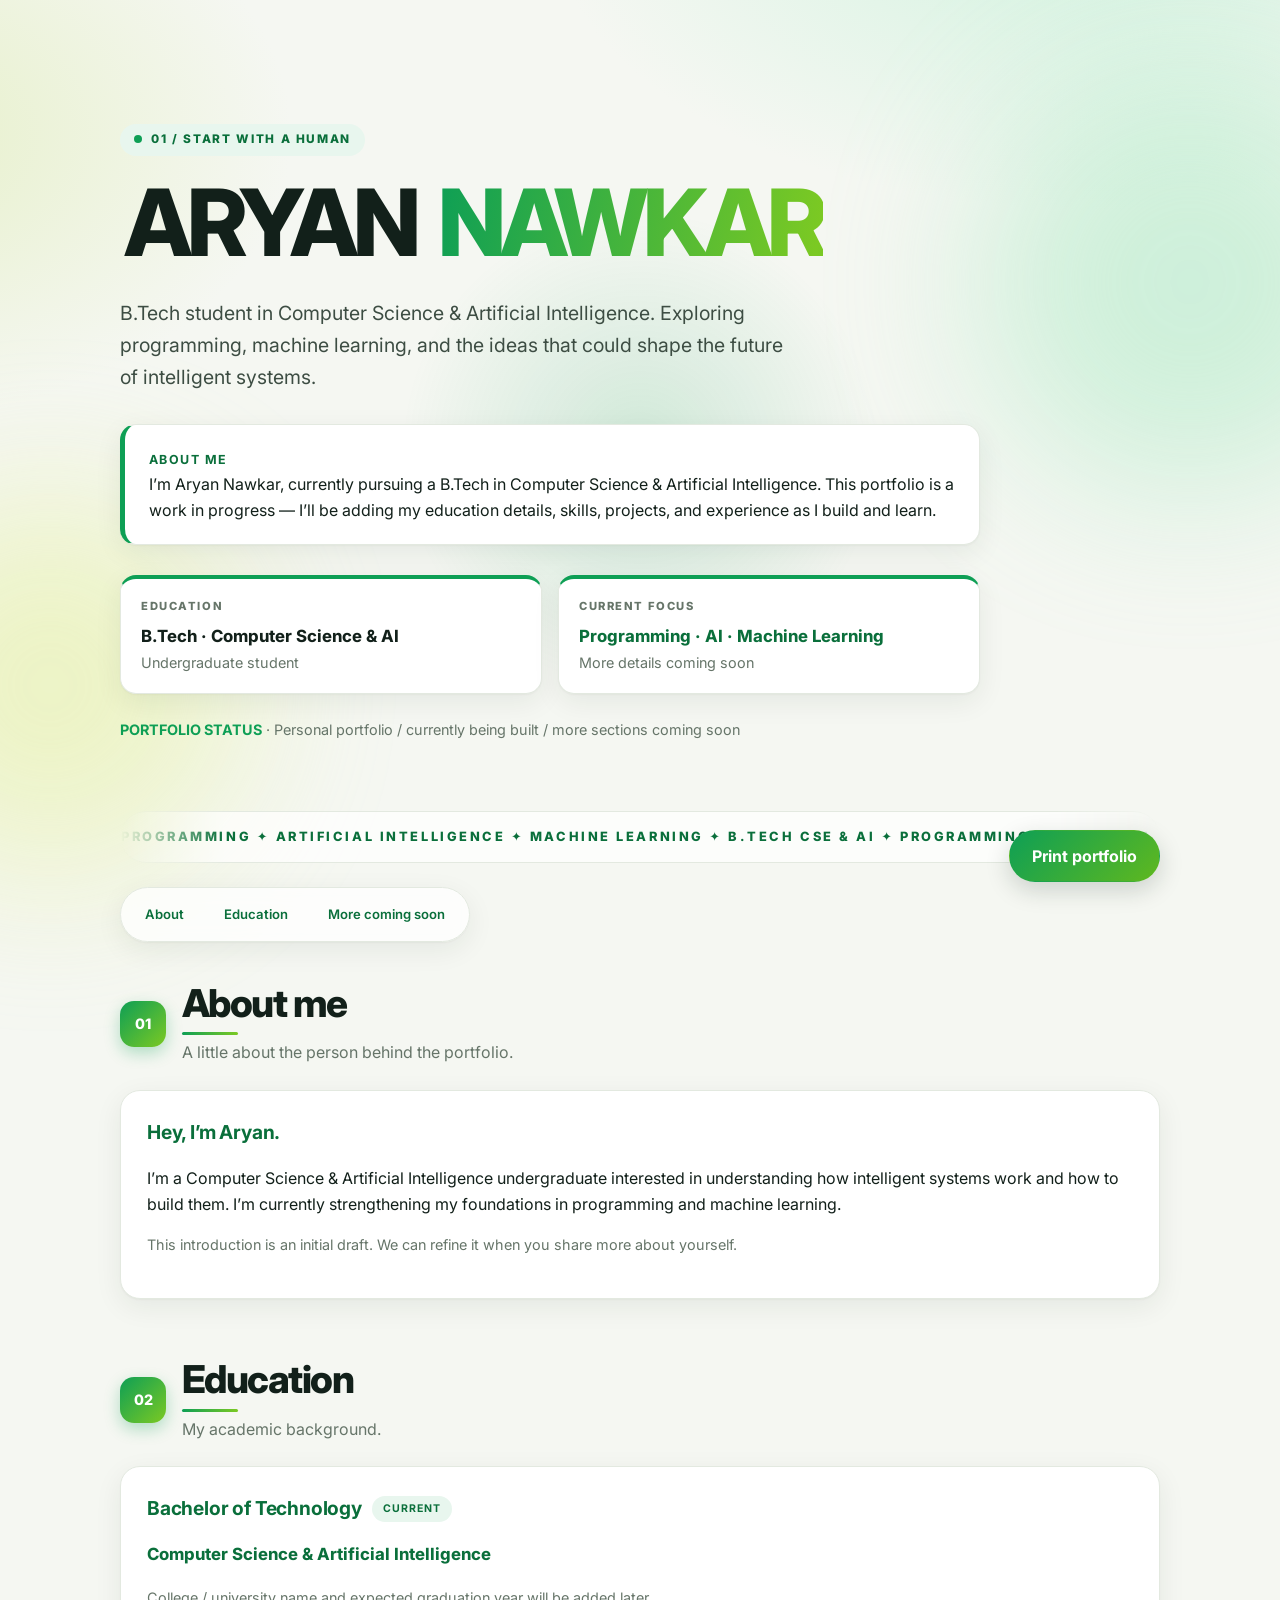
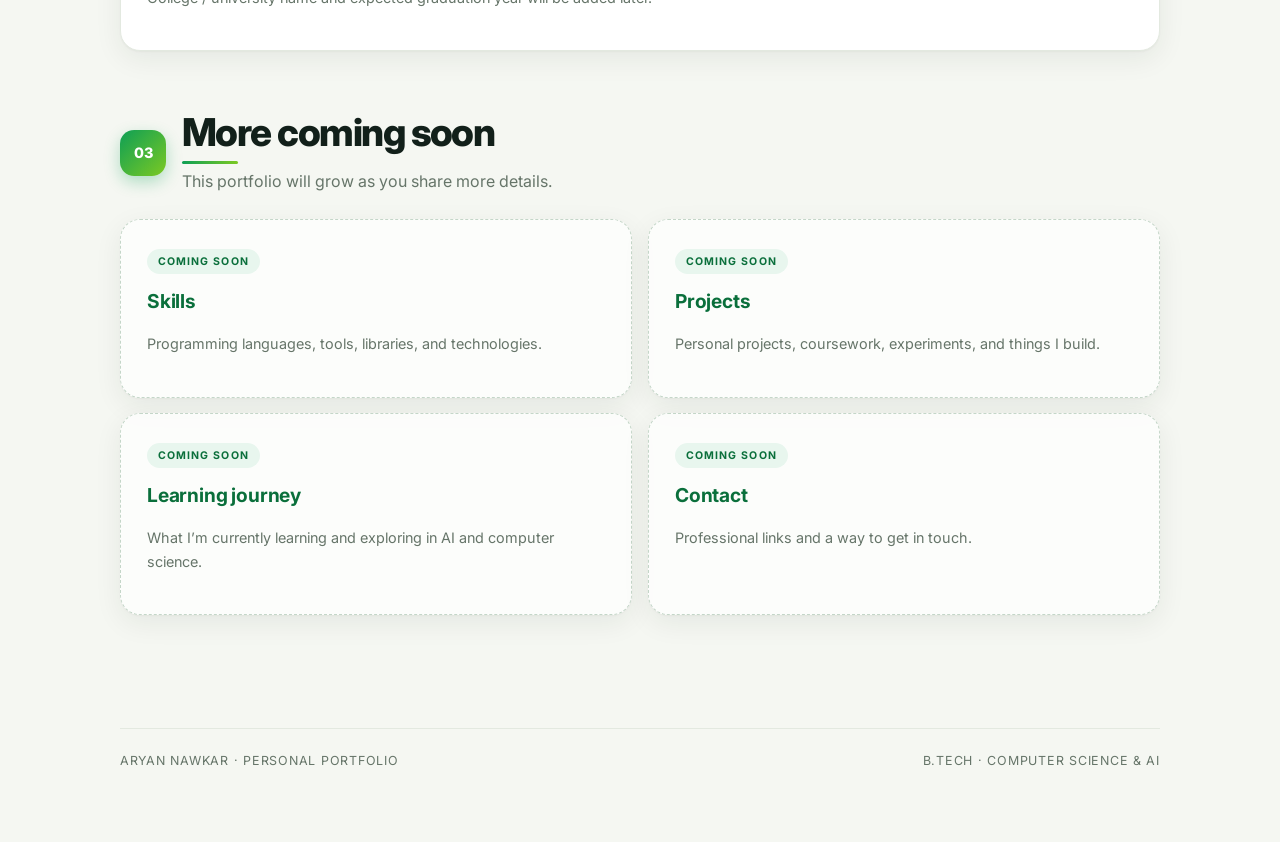
<file: Portfolio/index.html>
<!DOCTYPE html>
<html lang="en">
<head>
<meta charset="UTF-8">
<meta name="viewport" content="width=device-width, initial-scale=1.0">
<title>Aryan Nawkar — Portfolio</title>
<link rel="preconnect" href="https://fonts.googleapis.com"><link href="https://fonts.googleapis.com/css2?family=Inter:wght@400;500;600;700;800&display=swap" rel="stylesheet">
<style>
:root{
  --bg:#f5f7f2;--panel:#ffffff;--panel2:#f0f4ee;--line:#e3e9e0;
  --green:#0e9f55;--green-dark:#0a6f3b;--green-soft:#0a6f3b;--text:#12201a;--muted:#667569;
  --tint:#e8f6ee;--amber:#7a9a00;--danger:#d93a3a;
  --shadow:0 1px 2px rgba(16,40,28,.04),0 8px 28px rgba(16,40,28,.07);
}
*{box-sizing:border-box}
html{scroll-behavior:smooth}
body{margin:0;color:var(--text);font:16px/1.65 Inter,ui-sans-serif,system-ui,-apple-system,"Segoe UI",sans-serif;
  background:radial-gradient(900px 500px at 85% -10%,#d3f3e0 0%,transparent 60%),radial-gradient(700px 480px at -10% 15%,#e6f0c8 0%,transparent 60%),var(--bg);background-attachment:fixed}
a{color:var(--green)}
button,input,textarea{font:inherit}
button{cursor:pointer}
.shell{width:min(1040px,calc(100% - 40px));margin:auto;padding:28px 0 70px;position:relative}
.topline{display:flex;justify-content:space-between;gap:16px;align-items:center;color:var(--muted);font-size:.72rem;letter-spacing:.14em;text-transform:uppercase;padding:12px 18px;background:rgba(255,255,255,.7);backdrop-filter:blur(8px);border:1px solid var(--line);border-radius:99px}
.brand{color:var(--green-dark);font-weight:800}
.hero{padding:96px 0 30px;will-change:transform,opacity;max-width:860px}
.kicker{display:inline-block;color:var(--green-dark);background:var(--tint);padding:6px 14px;border-radius:99px;font-size:.74rem;letter-spacing:.14em;font-weight:800;text-transform:uppercase}
h1{font-size:clamp(2.8rem,8vw,5.8rem);line-height:.95;letter-spacing:-.055em;margin:22px 0 22px;font-weight:800}

.lead{font-size:1.22rem;color:#3d4d43;max-width:680px}
.mission{background:var(--panel);border:1px solid var(--line);border-left:5px solid var(--green);padding:20px 24px;border-radius:16px;margin:30px 0;box-shadow:var(--shadow)}
.mission strong{color:var(--green-dark);letter-spacing:.12em;font-size:.78rem}
.meta-grid{display:grid;grid-template-columns:1fr 1fr;gap:16px;margin:24px 0}
.field{background:var(--panel);border:1px solid var(--line);border-top:4px solid var(--green);border-radius:16px;padding:18px 20px;box-shadow:var(--shadow)}
.field label,.small-label{display:block;color:var(--muted);font-size:.7rem;font-weight:800;letter-spacing:.14em;text-transform:uppercase;margin-bottom:8px}
input[type=text],textarea{width:100%;background:#fff;color:var(--text);border:1px solid #d3dcd2;border-radius:10px;padding:10px 12px;outline:none}
input:focus,textarea:focus{border-color:var(--green);box-shadow:0 0 0 3px rgba(14,159,85,.15)}
.route{color:var(--muted);font-size:.9rem;margin:20px 0 30px}
nav{position:sticky;top:12px;z-index:6;display:flex;gap:8px;flex-wrap:wrap;margin:18px 0 36px;padding:8px;background:rgba(255,255,255,.75);backdrop-filter:blur(10px);border:1px solid var(--line);border-radius:99px;width:fit-content;max-width:100%;box-shadow:var(--shadow)}
nav a{font-size:.82rem;font-weight:600;text-decoration:none;padding:8px 16px;border-radius:99px;color:var(--green-dark);transition:.18s}
nav a:hover{background:var(--green);color:#fff}
section{scroll-margin-top:80px;margin:40px 0 60px}
.section-head{display:flex;gap:16px;align-items:center;margin-bottom:24px}
.num{display:grid;place-items:center;width:46px;height:46px;font-size:.9rem;color:#fff;background:linear-gradient(135deg,#0e9f55,#7bc923);font-weight:800;border-radius:14px;flex:0 0 auto;box-shadow:0 6px 16px rgba(14,159,85,.3)}
h2{font-size:clamp(1.7rem,4vw,2.4rem);line-height:1.1;letter-spacing:-.04em;margin:0 0 4px;font-weight:800}
h3{font-size:1.2rem;margin:0 0 12px;color:var(--green-dark);letter-spacing:-.01em}
.sub{color:var(--muted);margin:0}
.card{background:var(--panel);border:1px solid var(--line);border-radius:20px;padding:26px;margin:14px 0;box-shadow:var(--shadow);transition:transform .2s,box-shadow .2s}
.card:hover{transform:translateY(-3px);box-shadow:0 2px 4px rgba(16,40,28,.05),0 16px 36px rgba(16,40,28,.12)}
.card-title{display:flex;align-items:center;gap:10px;margin-bottom:14px}
.card-title h3{margin:0}
.tag{display:inline-block;font-size:.66rem;font-weight:700;color:var(--green-dark);background:var(--tint);border-radius:99px;padding:4px 11px;letter-spacing:.1em;text-transform:uppercase}
table{width:100%;border-collapse:separate;border-spacing:0;margin:12px 0;background:#fff;border-radius:12px;overflow:hidden;border:1px solid var(--line)}
th{background:var(--tint);color:var(--green-dark);font-size:.72rem;text-transform:uppercase;letter-spacing:.08em;text-align:left}
th,td{padding:12px 14px;border-bottom:1px solid var(--line);vertical-align:top}
td{color:#2a3a30}
td input[type=text]{min-width:100px}
td textarea{min-height:48px;resize:vertical}
.prompt{border:1px dashed #8fcfa6;background:#f1faf4;border-radius:14px;padding:18px;color:#1f3a2a}
.prompt strong{color:var(--green-dark)}
.checkline{display:flex;align-items:flex-start;gap:10px;margin:10px 0;color:#2a3a30}
input[type=checkbox]{accent-color:var(--green);width:17px;height:17px;margin-top:4px;flex:0 0 auto}
.choice-row{display:flex;gap:18px;flex-wrap:wrap}
.choice-row label{display:flex;align-items:center;gap:7px}
.note{color:var(--muted);font-size:.9rem}
textarea{min-height:80px;resize:vertical}
.grid-two{display:grid;grid-template-columns:1fr 1fr;gap:16px}
.grid-two .card{margin:0;border-style:dashed;border-color:#c4d6c8;background:rgba(255,255,255,.7)}
.actions{position:sticky;bottom:18px;z-index:5;display:flex;justify-content:flex-end;gap:9px;margin-top:40px;pointer-events:none}
.actions button{pointer-events:auto;border:1px solid var(--line);border-radius:99px;background:#fff;color:var(--green-dark);font-weight:700;padding:12px 22px;box-shadow:0 8px 24px rgba(16,40,28,.18);transition:.18s}
.actions button.primary{background:linear-gradient(135deg,#0e9f55,#5fb81f);color:#fff;border-color:transparent}
.actions button:hover{transform:translateY(-2px)}
footer{border-top:1px solid var(--line);padding-top:22px;color:var(--muted);font-size:.78rem;letter-spacing:.06em;display:flex;justify-content:space-between;gap:12px}
.progress{height:5px;background:#dfe8e1;border-radius:99px;overflow:hidden;margin:14px 0 4px}
.progress span{display:block;height:100%;width:0;background:var(--green);transition:width .2s}
@media(max-width:700px){.shell{width:min(100% - 24px,1040px);padding-top:16px}.hero{padding-top:48px}.meta-grid,.grid-two{grid-template-columns:1fr}.topline{align-items:flex-start;flex-direction:column;border-radius:18px}nav{border-radius:18px}table{display:block;overflow-x:auto;white-space:normal}th,td{min-width:150px}.section-head{gap:12px}.card{padding:18px}.actions{bottom:10px}}
@media print{body{background:#fff;color:#111}.shell{width:100%;padding:0}.topline,.actions,nav,.progress{display:none!important}.hero{padding:20px 0}.mission,.card,.field,.prompt{background:#fff;color:#111;border:1px solid #999;box-shadow:none;break-inside:avoid}h1,h2,h3,.kicker,.brand,.field label,.tag,th{color:#111}h1 .g i{color:#111;background:none;-webkit-text-fill-color:#111;animation:none}.w i{transform:none!important}.num{background:#fff;color:#111;border:1px solid #999;box-shadow:none}input,textarea{background:#fff;color:#111;border:1px solid #999}table,th,td{background:#fff;color:#111;border-color:#aaa}section{break-inside:avoid-page}.note,.sub,.lead,.route,footer{color:#333}}

.scrollbar{position:fixed;top:0;left:0;height:3px;width:100%;transform-origin:0 50%;transform:scaleX(0);background:linear-gradient(90deg,#0e9f55,#7bc923);z-index:50}
.blob{position:fixed;border-radius:50%;filter:blur(80px);opacity:.45;pointer-events:none;z-index:0;will-change:transform}
.blob.b1{width:420px;height:420px;right:-120px;top:8vh;background:#9fe8bd}
.blob.b2{width:380px;height:380px;left:-140px;top:55vh;background:#e3f08f}
.reveal{opacity:0;transform:translateY(46px) scale(.97);filter:blur(6px);transition:opacity 1s cubic-bezier(.16,1,.3,1),transform 1s cubic-bezier(.16,1,.3,1),filter 1s cubic-bezier(.16,1,.3,1),box-shadow .2s;transition-delay:var(--d,0ms)}
.reveal.in{opacity:1;transform:none;filter:none}
.section-head.reveal .num{transition:transform .9s cubic-bezier(.34,1.56,.64,1) .25s;transform:scale(.3) rotate(-25deg)}
.section-head.reveal.in .num{transform:none}
h1.reveal{transform:translateY(60px) scale(.94)}
nav a.active{background:var(--green);color:#fff}
@media(prefers-reduced-motion:reduce){.reveal{opacity:1;transform:none;filter:none;transition:none}.blob,.scrollbar{display:none}}
@media print{.blob,.scrollbar{display:none!important}.reveal{opacity:1!important;transform:none!important;filter:none!important}}

html{overflow-x:clip}
.w{display:inline-block;overflow:hidden;vertical-align:top;padding:0 .04em .1em}
.w i{display:inline-block;font-style:normal;transform:translateY(112%) rotate(4deg);transition:transform 1.2s cubic-bezier(.16,1,.3,1)}
.split.in .w i{transform:none}
.split.in .w.g i{transition-delay:.18s}
.g i{background:linear-gradient(100deg,#0e9f55,#7bc923,#0e9f55,#7bc923);background-size:300% 100%;-webkit-background-clip:text;background-clip:text;color:transparent;animation:shine 6s linear infinite}
@keyframes shine{to{background-position:-300% 0}}
@keyframes floaty{0%,100%{translate:0 0;border-radius:50%}50%{translate:30px -40px;border-radius:44% 56% 52% 48%}}
.blob.b1{animation:floaty 14s ease-in-out infinite}
.blob.b2{animation:floaty 18s ease-in-out infinite reverse}
@keyframes pulse{0%{box-shadow:0 0 0 0 rgba(14,159,85,.5)}100%{box-shadow:0 0 0 10px rgba(14,159,85,0)}}
.kicker::before{content:"";display:inline-block;width:8px;height:8px;border-radius:50%;background:var(--green);margin-right:9px;animation:pulse 1.8s infinite}
@keyframes navin{from{opacity:0;transform:translateY(-30px)}to{opacity:1;transform:none}}
nav{animation:navin .9s .9s cubic-bezier(.16,1,.3,1) both}
.marquee{overflow:hidden;margin:10px 0 24px;padding:14px 0;border:1px solid var(--line);border-radius:99px;background:rgba(255,255,255,.7);-webkit-mask-image:linear-gradient(90deg,transparent,#000 10%,#000 90%,transparent);mask-image:linear-gradient(90deg,transparent,#000 10%,#000 90%,transparent)}
.marquee .track{display:flex;width:max-content;animation:marq 28s linear infinite}
.marquee span{white-space:pre;font-weight:800;font-size:.8rem;letter-spacing:.2em;text-transform:uppercase;color:var(--green-dark)}
@keyframes marq{to{transform:translateX(-50%)}}
h2::after{content:"";display:block;height:3px;width:0;margin-top:8px;border-radius:3px;background:linear-gradient(90deg,#0e9f55,#7bc923);transition:width 1.1s .5s cubic-bezier(.16,1,.3,1)}
.section-head.in h2::after{width:56px}
.num{animation:glow 3s ease-in-out infinite}
@keyframes glow{50%{box-shadow:0 6px 26px rgba(14,159,85,.55)}}
.grid-two .card.reveal:not(.in),.meta-grid .field.reveal:not(.in):nth-child(odd){transform:translateX(-60px) scale(.96)}
.grid-two .card.reveal:not(.in):nth-child(even),.meta-grid .field.reveal:not(.in):nth-child(even){transform:translateX(60px) scale(.96)}
.card,.field{position:relative;overflow:hidden}
.card::after,.field::after{content:"";position:absolute;inset:0;pointer-events:none;opacity:0;transition:opacity .3s;background:radial-gradient(320px circle at var(--mx,50%) var(--my,50%),rgba(14,159,85,.14),transparent 60%)}
.card:hover::after,.field:hover::after{opacity:1}
.card.reveal.in,.field.reveal.in{transform:perspective(900px) rotateX(var(--rx,0deg)) rotateY(var(--ry,0deg)) translateY(var(--ty,0px))}
.card.reveal.in:hover,.field.reveal.in:hover{--ty:-5px}
.card.reveal.in.ready,.field.reveal.in.ready{transition:transform .18s ease-out,box-shadow .25s,opacity .3s}
.glow{position:fixed;left:0;top:0;width:520px;height:520px;margin:-260px 0 0 -260px;border-radius:50%;pointer-events:none;z-index:0;background:radial-gradient(circle,rgba(14,159,85,.16),transparent 65%);will-change:transform}
.actions button{transform:translate(var(--bx,0px),var(--by,0px))}
.actions button:hover{transform:translate(var(--bx,0px),calc(var(--by,0px) - 2px))}
@media(hover:none){.glow{display:none}}
@media(prefers-reduced-motion:reduce){.w i{transform:none;transition:none}.blob,.marquee .track,.g i,.num,nav,.kicker::before{animation:none}}
@media print{.glow,.marquee{display:none!important}.card::after,.field::after{display:none}.card,.field{transform:none!important}}
</style>
</head>
<body>
<div class="scrollbar" id="bar"></div><div class="blob b1" id="b1"></div><div class="blob b2" id="b2"></div><div class="glow" id="glow"></div>
<div class="shell">
  <header class="hero">
    <div class="kicker">01 / Start with a human</div>
    <h1 class="split"><span class="w"><i>ARYAN</i></span> <span class="w g"><i>NAWKAR</i></span></h1>
    <p class="lead">B.Tech student in Computer Science &amp; Artificial Intelligence. Exploring programming, machine learning, and the ideas that could shape the future of intelligent systems.</p>
    <div class="mission"><strong>ABOUT ME</strong><br>I’m Aryan Nawkar, currently pursuing a B.Tech in Computer Science &amp; Artificial Intelligence. This portfolio is a work in progress — I’ll be adding my education details, skills, projects, and experience as I build and learn.</div>
    <div class="meta-grid">
      <div class="field"><label>Education</label><div style="font-size:1.05rem;font-weight:750">B.Tech · Computer Science &amp; AI</div><div class="note">Undergraduate student</div></div>
      <div class="field"><label>Current focus</label><div style="font-size:1.05rem;font-weight:750;color:var(--green-soft)">Programming · AI · Machine Learning</div><div class="note">More details coming soon</div></div>
    </div>
    <p class="route"><strong style="color:var(--green)">PORTFOLIO STATUS</strong> · Personal portfolio / currently being built / more sections coming soon</p>
    
  </header>
  <div class="marquee" aria-hidden="true"><div class="track"><span>Programming ✦ Artificial Intelligence ✦ Machine Learning ✦ B.Tech CSE &amp; AI ✦ Programming ✦ Artificial Intelligence ✦ Machine Learning ✦ B.Tech CSE &amp; AI ✦ Programming ✦ Artificial Intelligence ✦ Machine Learning ✦ B.Tech CSE &amp; AI ✦ </span><span>Programming ✦ Artificial Intelligence ✦ Machine Learning ✦ B.Tech CSE &amp; AI ✦ Programming ✦ Artificial Intelligence ✦ Machine Learning ✦ B.Tech CSE &amp; AI ✦ Programming ✦ Artificial Intelligence ✦ Machine Learning ✦ B.Tech CSE &amp; AI ✦ </span></div></div>
  <nav aria-label="Lab sections">
    <a href="#about">About</a><a href="#education">Education</a><a href="#coming-soon">More coming soon</a>
  </nav>

  <section id="about">
    <div class="section-head"><div class="num">01</div><div><h2>About me</h2><p class="sub">A little about the person behind the portfolio.</p></div></div>
    <div class="card">
      <h3>Hey, I’m Aryan.</h3>
      <p>I’m a Computer Science &amp; Artificial Intelligence undergraduate interested in understanding how intelligent systems work and how to build them. I’m currently strengthening my foundations in programming and machine learning.</p>
      <p class="note">This introduction is an initial draft. We can refine it when you share more about yourself.</p>
    </div>
  </section>

  <section id="education">
    <div class="section-head"><div class="num">02</div><div><h2>Education</h2><p class="sub">My academic background.</p></div></div>
    <div class="card">
      <div class="card-title"><h3>Bachelor of Technology</h3><span class="tag">Current</span></div>
      <p style="font-size:1.05rem;font-weight:750;color:var(--green-soft)">Computer Science &amp; Artificial Intelligence</p>
      <p class="note">College / university name and expected graduation year will be added later.</p>
    </div>
  </section>

  <section id="coming-soon">
    <div class="section-head"><div class="num">03</div><div><h2>More coming soon</h2><p class="sub">This portfolio will grow as you share more details.</p></div></div>
    <div class="grid-two">
      <div class="card"><span class="tag">Coming soon</span><h3 style="margin-top:12px">Skills</h3><p class="note">Programming languages, tools, libraries, and technologies.</p></div>
      <div class="card"><span class="tag">Coming soon</span><h3 style="margin-top:12px">Projects</h3><p class="note">Personal projects, coursework, experiments, and things I build.</p></div>
      <div class="card"><span class="tag">Coming soon</span><h3 style="margin-top:12px">Learning journey</h3><p class="note">What I’m currently learning and exploring in AI and computer science.</p></div>
      <div class="card"><span class="tag">Coming soon</span><h3 style="margin-top:12px">Contact</h3><p class="note">Professional links and a way to get in touch.</p></div>
    </div>
  </section>

  <div class="actions"><button type="button" class="primary" onclick="window.print()">Print portfolio</button></div>
  <footer><span>ARYAN NAWKAR · PERSONAL PORTFOLIO</span><span>B.TECH · COMPUTER SCIENCE &amp; AI</span></footer>
</div>
<script>
(function(){
  var reduce=matchMedia('(prefers-reduced-motion: reduce)').matches;
  var groups=[['.kicker',0],['.lead',420],['.mission',540],['.meta-grid .field',660],['.route',860]];
  groups.forEach(function(g){document.querySelectorAll(g[0]).forEach(function(el,i){el.classList.add('reveal');el.style.setProperty('--d',(g[1]+i*120)+'ms')})});
  document.querySelectorAll('.section-head,.card,footer').forEach(function(el){
    el.classList.add('reveal');
    var p=el.parentElement,i=p.classList.contains('grid-two')?Array.prototype.indexOf.call(p.children,el):0;
    el.style.setProperty('--d',(i*130)+'ms');
  });
  var io=new IntersectionObserver(function(es){es.forEach(function(e){if(e.isIntersecting){var t=e.target;t.classList.add('in');io.unobserve(t);if(t.classList.contains('card')||t.classList.contains('field'))setTimeout(function(){t.classList.add('ready')},1300+(parseInt(t.style.getPropertyValue('--d'))||0))}})},{threshold:.12,rootMargin:'0px 0px -6% 0px'});
  document.querySelectorAll('.reveal').forEach(function(el){io.observe(el)});
  setTimeout(function(){document.querySelector('h1.split').classList.add('in')},150);
  // hero + scroll-linked
  var hero=document.querySelector('.hero'),bar=document.getElementById('bar'),b1=document.getElementById('b1'),b2=document.getElementById('b2');
  var links=[].slice.call(document.querySelectorAll('nav a')),secs=links.map(function(a){return document.querySelector(a.getAttribute('href'))});
  var ticking=false;
  function frame(){
    ticking=false;
    var y=window.scrollY,max=document.documentElement.scrollHeight-innerHeight;
    bar.style.transform='scaleX('+(max>0?y/max:0)+')';
    if(!reduce){
      var p=Math.min(y/(hero.offsetHeight*.9),1);
      hero.style.transform='translateY('+(p*-50)+'px) scale('+(1-p*.07)+')';
      hero.style.opacity=1-p*.9;
      b1.style.transform='translate3d(0,'+(y*-.12)+'px,0)';
      b2.style.transform='translate3d(0,'+(y*.1)+'px,0)';
    }
    var cur=-1;secs.forEach(function(sc,i){if(sc&&sc.getBoundingClientRect().top<innerHeight*.4)cur=i});
    links.forEach(function(a,i){a.classList.toggle('active',i===cur)});
  }
  addEventListener('scroll',function(){if(!ticking){ticking=true;requestAnimationFrame(frame)}},{passive:true});
  addEventListener('resize',frame);frame();
  if(reduce||!matchMedia('(hover:hover)').matches)return;
  // cursor glow (smoothed)
  var g=document.getElementById('glow'),tx=innerWidth/2,ty=innerHeight/2,cx=tx,cy=ty;
  addEventListener('mousemove',function(e){tx=e.clientX;ty=e.clientY});
  (function loop(){cx+=(tx-cx)*.12;cy+=(ty-cy)*.12;g.style.transform='translate3d('+cx+'px,'+cy+'px,0)';requestAnimationFrame(loop)})();
  // 3D tilt + glare
  document.querySelectorAll('.card,.field').forEach(function(el){
    el.addEventListener('mousemove',function(e){
      var r=el.getBoundingClientRect(),x=(e.clientX-r.left)/r.width,y=(e.clientY-r.top)/r.height;
      el.style.setProperty('--ry',((x-.5)*8)+'deg');el.style.setProperty('--rx',((.5-y)*8)+'deg');
      el.style.setProperty('--mx',(x*100)+'%');el.style.setProperty('--my',(y*100)+'%');
    });
    el.addEventListener('mouseleave',function(){el.style.setProperty('--rx','0deg');el.style.setProperty('--ry','0deg')});
  });
  // magnetic button
  document.querySelectorAll('.actions button').forEach(function(b){
    b.addEventListener('mousemove',function(e){var r=b.getBoundingClientRect();b.style.setProperty('--bx',((e.clientX-r.left-r.width/2)*.25)+'px');b.style.setProperty('--by',((e.clientY-r.top-r.height/2)*.35)+'px')});
    b.addEventListener('mouseleave',function(){b.style.setProperty('--bx','0px');b.style.setProperty('--by','0px')});
  });
})();
</script>
</body>
</html>
</file>
